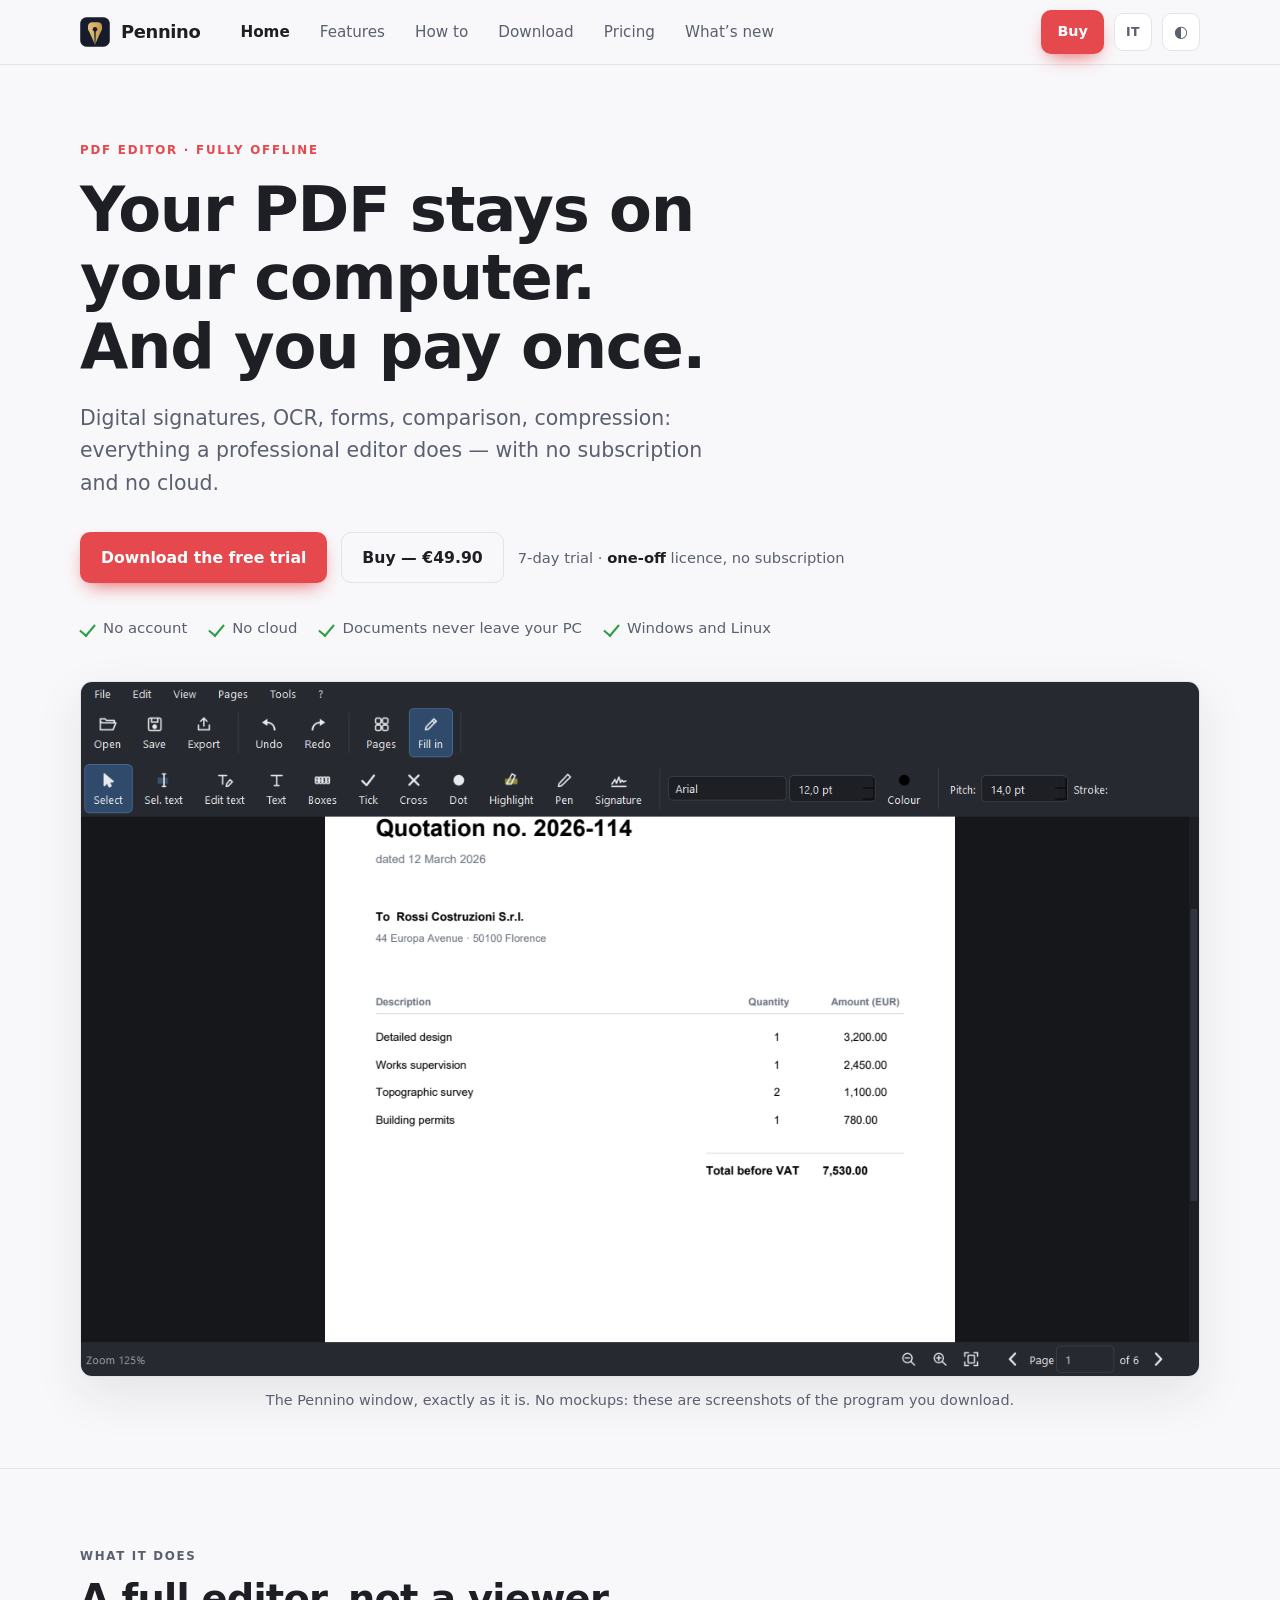
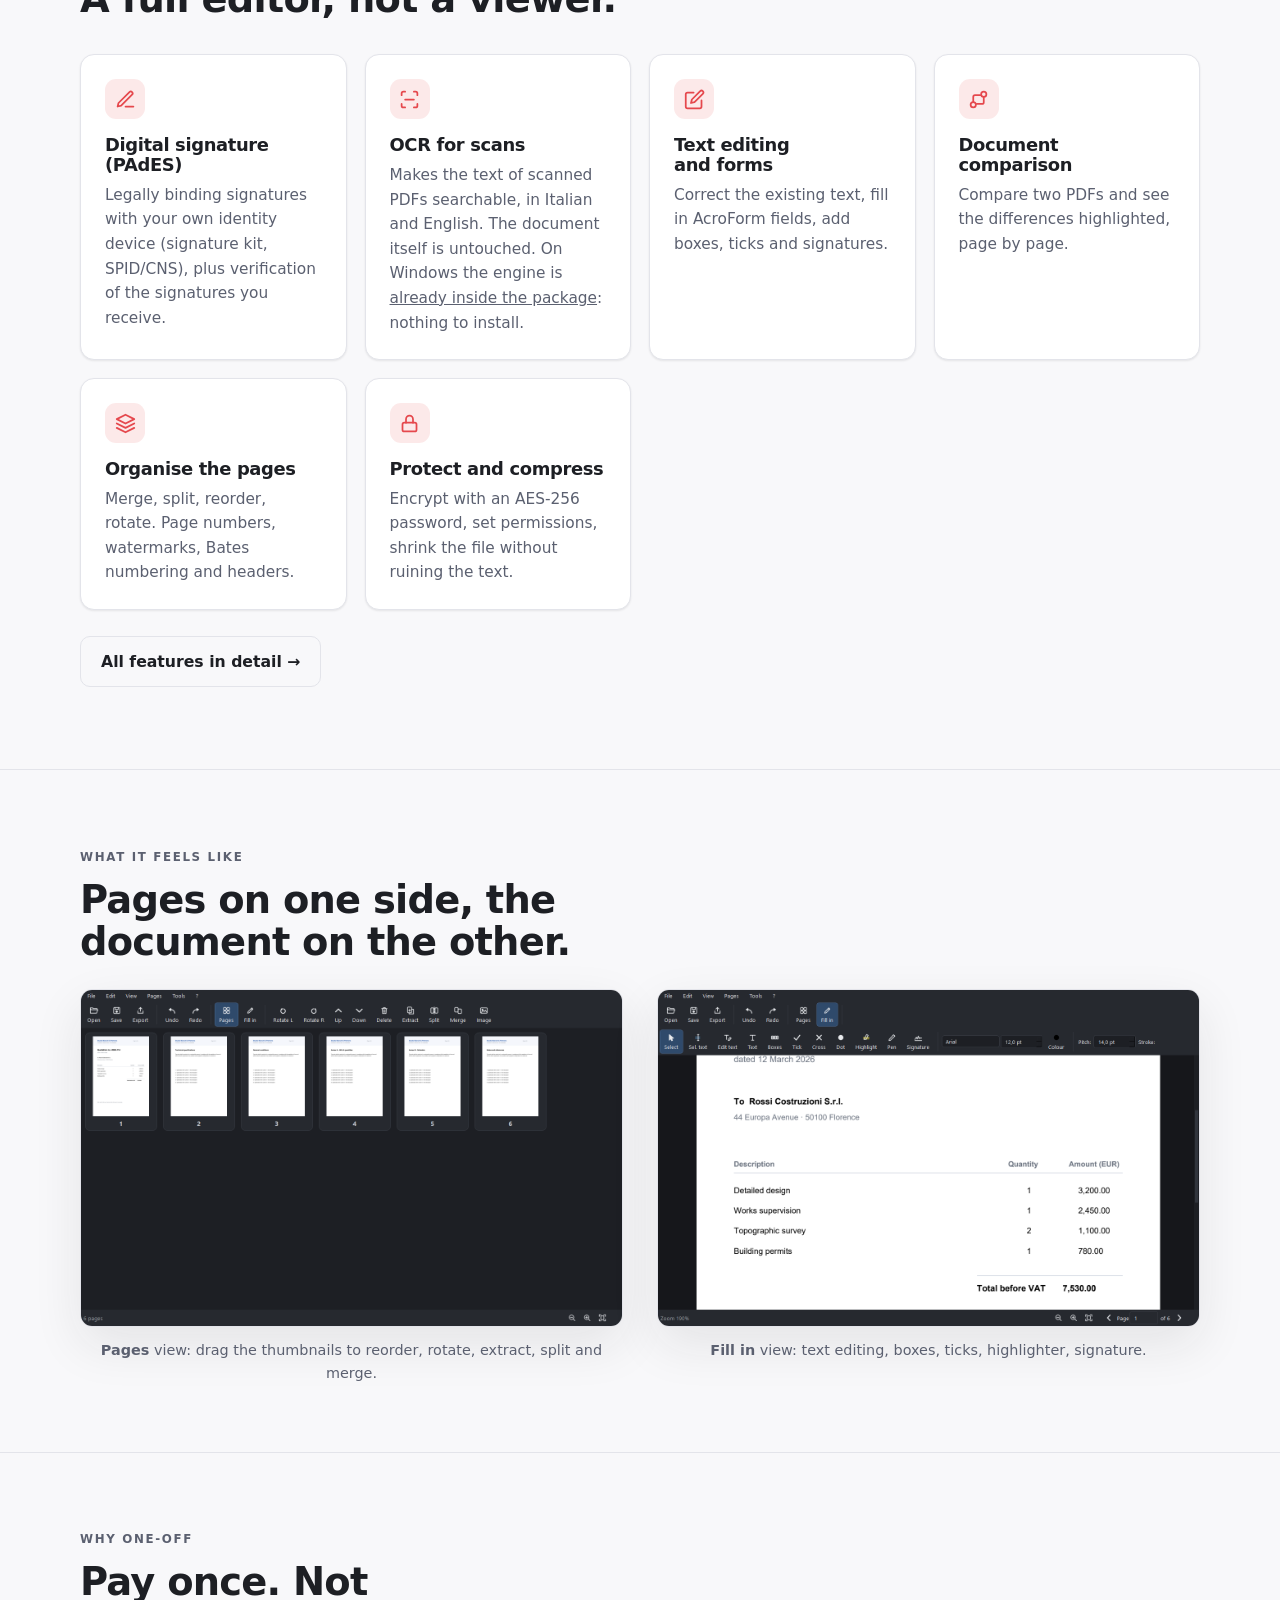
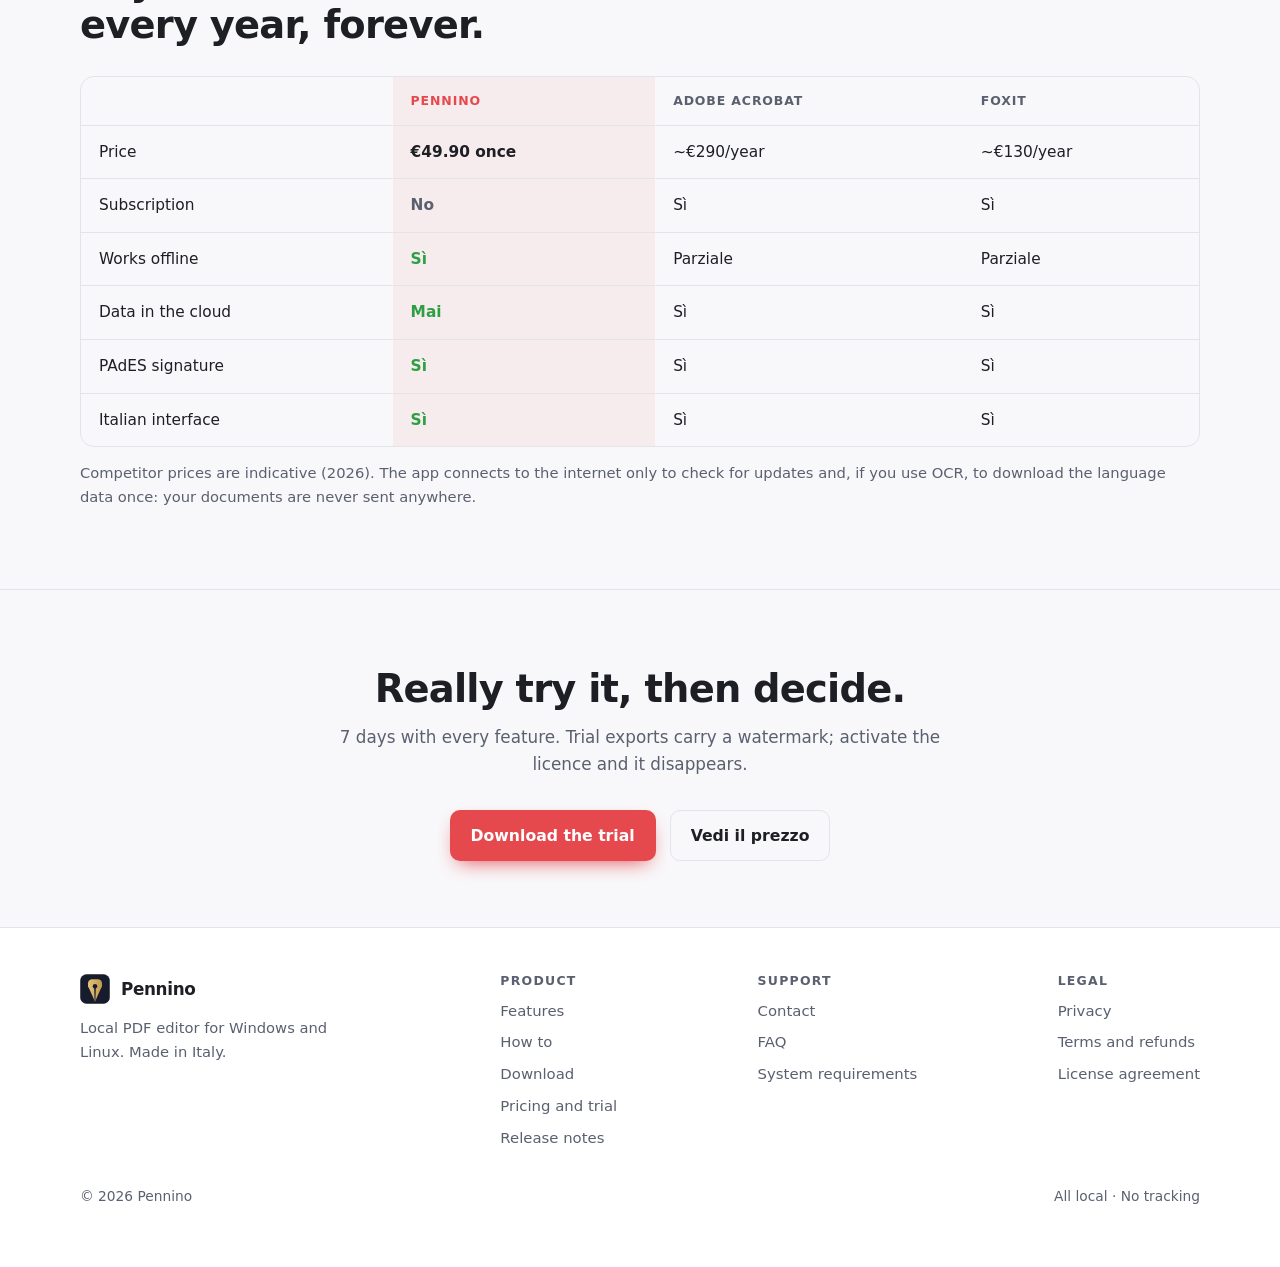
<file: index.html>
<!doctype html>
<html lang="it">
<head>
<meta charset="utf-8">
<meta name="viewport" content="width=device-width, initial-scale=1">
<title>Pennino — Editor PDF locale. Paghi una volta.</title>
<meta name="description" content="Editor PDF professionale: firma digitale, OCR, moduli, confronto. Tutto sul tuo computer, senza abbonamento e senza cloud. Una licenza, per sempre.">
<link rel="canonical" href="https://alexlenzi00.github.io/pennino-site/">
<link rel="icon" href="assets/icon.svg">
<link rel="stylesheet" href="assets/site.css">
<meta property="og:type" content="website">
<meta property="og:site_name" content="Pennino">
<meta property="og:locale" content="it_IT">
<meta property="og:title" content="Pennino — Editor PDF locale. Paghi una volta.">
<meta property="og:description" content="Firma digitale, OCR, moduli, confronto: tutto sul tuo computer. €49,90 una tantum, nessun abbonamento, nessun cloud.">
<meta property="og:url" content="https://alexlenzi00.github.io/pennino-site/">
<meta property="og:image" content="https://alexlenzi00.github.io/pennino-site/assets/img/vista-editor.png">
<meta name="twitter:card" content="summary_large_image">
<meta name="twitter:title" content="Pennino — Editor PDF locale. Paghi una volta.">
<meta name="twitter:description" content="Firma digitale, OCR, moduli, confronto: tutto sul tuo computer. €49,90 una tantum.">
<meta name="twitter:image" content="https://alexlenzi00.github.io/pennino-site/assets/img/vista-editor.png">
<script type="application/ld+json">
{
  "@context": "https://schema.org",
  "@type": "SoftwareApplication",
  "name": "Pennino",
  "applicationCategory": "BusinessApplication",
  "operatingSystem": "Windows 10, Windows 11, Linux",
  "inLanguage": "it",
  "description": "Editor PDF completo che lavora solo in locale: firma digitale PAdES, OCR, moduli AcroForm, confronto documenti, organizzazione pagine, password AES-256.",
  "url": "https://alexlenzi00.github.io/pennino-site/",
  "screenshot": "https://alexlenzi00.github.io/pennino-site/assets/img/vista-editor.png",
  "softwareVersion": "1.0.1",
  "offers": {
    "@type": "Offer",
    "price": "49.90",
    "priceCurrency": "EUR",
    "url": "https://alexlenzi00.github.io/pennino-site/prezzi.html",
    "availability": "https://schema.org/InStock"
  }
}
</script>
</head>
<body data-en-title="Pennino — Local PDF editor. Pay once.">

<header class="nav">
  <div class="nav-in">
    <a class="brand" href="index.html"><img src="assets/icon.svg" alt=""> Pennino</a>
    <nav class="nav-links">
      <a href="index.html" aria-current="page" data-en="Home">Home</a>
      <a href="funzioni.html" data-en="Features">Funzioni</a>
      <a href="come-si-fa.html" data-en="How to">Come si fa</a>
      <a href="scarica.html" data-en="Download">Scarica</a>
      <a href="prezzi.html" data-en="Pricing">Prezzo</a>
      <a href="note-di-rilascio.html" data-en="What’s new">Novità</a>
    </nav>
    <div class="nav-right">
      <a class="btn btn-primary btn-sm cta-nav" href="prezzi.html" data-en="Buy">Acquista</a>
      <button class="icon-btn lang-btn" data-lang-toggle type="button">EN</button>
      <button class="icon-btn" data-theme-toggle type="button" aria-label="Cambia tema" title="Cambia tema">◐</button>
      <button class="icon-btn nav-toggle" data-nav-toggle type="button" aria-label="Menu">☰</button>
    </div>
  </div>
</header>

<main>
  <section class="section hero">
    <div class="wrap">
      <p class="eyebrow" data-en="PDF editor · fully offline">Editor PDF · tutto in locale</p>
      <h1 data-en="Your PDF stays on your computer. And you pay once.">Il tuo PDF resta sul tuo computer. E paghi una volta sola.</h1>
      <p class="lead" data-en="Digital signatures, OCR, forms, comparison, compression: everything a professional editor does — with no subscription and no cloud.">Firma digitale, OCR, moduli, confronto, compressione: tutte le funzioni
         di un editor professionale — senza abbonamento e senza cloud.</p>
      <div class="cta-row">
        <a class="btn btn-primary" href="scarica.html" data-en="Download the free trial">Scarica la prova gratuita</a>
        <a class="btn btn-ghost" href="prezzi.html" data-en="Buy — €49.90">Acquista — €49,90</a>
        <span class="price-note" data-en="7-day trial · <b>one-off</b> licence, no subscription">Prova 7 giorni · licenza <b>una tantum</b>, nessun abbonamento</span>
      </div>
      <div class="trust">
        <span data-en="<i class=&quot;tick&quot; aria-hidden=&quot;true&quot;></i> No account"><i class="tick" aria-hidden="true"></i> Nessun account</span>
        <span data-en="<i class=&quot;tick&quot; aria-hidden=&quot;true&quot;></i> No cloud"><i class="tick" aria-hidden="true"></i> Nessun cloud</span>
        <span data-en="<i class=&quot;tick&quot; aria-hidden=&quot;true&quot;></i> Documents never leave your PC"><i class="tick" aria-hidden="true"></i> I documenti non lasciano il PC</span>
        <span data-en="<i class=&quot;tick&quot; aria-hidden=&quot;true&quot;></i> Windows and Linux"><i class="tick" aria-hidden="true"></i> Windows e Linux</span>
      </div>
      <figure class="shot shot--hero">
        <img src="assets/img/vista-editor.png" data-en-src="assets/img/vista-editor-en.png" width="1320" height="820"
             alt="La finestra di Pennino con un preventivo aperto: barra degli strumenti di compilazione e pagina del documento."
             data-en-alt="The Pennino window with a quotation open: the fill-in toolbar and the page of the document.">
        <figcaption data-en="The Pennino window, exactly as it is. No mockups: these are screenshots of the program you download.">La finestra di Pennino, così com'è. Nessun mockup: sono schermate del programma che scarichi.</figcaption>
      </figure>
    </div>
  </section>

  <section class="section">
    <div class="wrap">
      <p class="sec-label" data-en="What it does">Cosa fa</p>
      <h2 class="sec-title" data-en="A full editor, not a viewer.">Un editor completo, non un visualizzatore.</h2>
      <div class="grid">
        <div class="card"><div class="ic ic--sign"></div><h3 data-en="Digital signature (PAdES)">Firma digitale (PAdES)</h3>
          <p data-en="Legally binding signatures with your own identity device (signature kit, SPID/CNS), plus verification of the signatures you receive.">Firma con valore legale con la tua identità (kit firma, SPID/CNS) e verifica le firme ricevute.</p></div>
        <div class="card"><div class="ic ic--scan"></div><h3 data-en="OCR for scans">OCR delle scansioni</h3>
          <p data-en="Makes the text of scanned PDFs searchable, in Italian and English. The document itself is untouched. On Windows the engine is <a href=&quot;requisiti.html#ocr&quot;>already inside the package</a>: nothing to install.">Rende cercabile il testo dei PDF scansionati, in italiano e inglese. Il documento resta identico. Su Windows il motore &egrave; <a href="requisiti.html#ocr">gi&agrave; nel pacchetto</a>: non devi installare niente.</p></div>
        <div class="card"><div class="ic ic--edit"></div><h3 data-en="Text editing and forms">Modifica testo e moduli</h3>
          <p data-en="Correct the existing text, fill in AcroForm fields, add boxes, ticks and signatures.">Correggi il testo esistente, compila i moduli AcroForm, aggiungi caselle, spunte e firme.</p></div>
        <div class="card"><div class="ic ic--compare"></div><h3 data-en="Document comparison">Confronto documenti</h3>
          <p data-en="Compare two PDFs and see the differences highlighted, page by page.">Metti a confronto due PDF e vedi evidenziate le differenze, pagina per pagina.</p></div>
        <div class="card"><div class="ic ic--layers"></div><h3 data-en="Organise the pages">Organizza le pagine</h3>
          <p data-en="Merge, split, reorder, rotate. Page numbers, watermarks, Bates numbering and headers.">Unisci, dividi, riordina, ruota. Numeri di pagina, filigrana, Bates e intestazioni.</p></div>
        <div class="card"><div class="ic ic--lock"></div><h3 data-en="Protect and compress">Proteggi e comprimi</h3>
          <p data-en="Encrypt with an AES-256 password, set permissions, shrink the file without ruining the text.">Cifra con password AES-256, imposta i permessi, riduci il peso senza rovinare il testo.</p></div>
      </div>
      <p style="margin-top:26px"><a class="btn btn-ghost" href="funzioni.html" data-en="All features in detail →">Tutte le funzioni in dettaglio →</a></p>
    </div>
  </section>

  <section class="section">
    <div class="wrap">
      <p class="sec-label" data-en="What it feels like">Com'è lavorarci</p>
      <h2 class="sec-title" data-en="Pages on one side, the document on the other.">Le pagine da una parte, il documento dall'altra.</h2>
      <div class="shots">
        <figure class="shot">
          <img src="assets/img/organizza-pagine.png" data-en-src="assets/img/organizza-pagine-en.png" width="1320" height="820" loading="lazy"
               alt="Vista Pagine: miniature del documento con i comandi ruota, elimina, estrai, dividi e unisci."
               data-en-alt="Pages view: thumbnails of the document with the rotate, delete, extract, split and merge commands.">
          <figcaption data-en="<b>Pages</b> view: drag the thumbnails to reorder, rotate, extract, split and merge.">Vista <b>Pagine</b>: trascina le miniature per riordinare, ruota, estrai, dividi, unisci.</figcaption>
        </figure>
        <figure class="shot">
          <img src="assets/img/zoom-dettaglio.png" data-en-src="assets/img/zoom-dettaglio-en.png" width="1320" height="820" loading="lazy"
               alt="Vista Compila con il documento ingrandito e gli strumenti di modifica del testo."
               data-en-alt="Fill in view with the document zoomed in and the text editing tools.">
          <figcaption data-en="<b>Fill in</b> view: text editing, boxes, ticks, highlighter, signature.">Vista <b>Compila</b>: modifica del testo, caselle, spunte, evidenziatore, firma.</figcaption>
        </figure>
      </div>
    </div>
  </section>

  <section class="section">
    <div class="wrap">
      <p class="sec-label" data-en="Why one-off">Perché una tantum</p>
      <h2 class="sec-title" data-en="Pay once. Not every year, forever.">Paghi una volta. Non ogni anno, per sempre.</h2>
      <div class="table-scroll">
        <table>
          <thead><tr><th>&nbsp;</th><th class="col-us">Pennino</th><th>Adobe Acrobat</th><th>Foxit</th></tr></thead>
          <tbody>
            <tr><td data-en="Price">Costo</td><td class="col-us num" data-en="€49.90 once">€49,90 una volta</td><td class="num" data-en="~€290/year">~€290/anno</td><td class="num" data-en="~€130/year">~€130/anno</td></tr>
            <tr><td data-en="Subscription">Abbonamento</td><td class="col-us"><span class="no">No</span></td><td>Sì</td><td>Sì</td></tr>
            <tr><td data-en="Works offline">Funziona offline</td><td class="col-us"><span class="yes">Sì</span></td><td>Parziale</td><td>Parziale</td></tr>
            <tr><td data-en="Data in the cloud">Dati nel cloud</td><td class="col-us"><span class="yes">Mai</span></td><td>Sì</td><td>Sì</td></tr>
            <tr><td data-en="PAdES signature">Firma PAdES</td><td class="col-us"><span class="yes">Sì</span></td><td>Sì</td><td>Sì</td></tr>
            <tr><td data-en="Italian interface">Interfaccia in italiano</td><td class="col-us"><span class="yes">Sì</span></td><td>Sì</td><td>Sì</td></tr>
          </tbody>
        </table>
      </div>
      <p class="price-note" style="margin-top:14px" data-en="Competitor prices are indicative (2026). The app connects to the internet only to check for updates and, if you use OCR, to download the language data once: your documents are never sent anywhere.">Prezzi dei concorrenti indicativi (2026). L'app si collega a internet solo per il controllo aggiornamenti e, se usi l'OCR, per scaricare una volta i dati della lingua: i tuoi documenti non vengono mai inviati da nessuna parte.</p>
    </div>
  </section>

  <section class="section">
    <div class="wrap" style="text-align:center">
      <h2 class="sec-title" style="margin-inline:auto" data-en="Really try it, then decide.">Provalo davvero, poi decidi.</h2>
      <p class="sec-sub" style="margin-inline:auto" data-en="7 days with every feature. Trial exports carry a watermark; activate the licence and it disappears.">7 giorni con tutte le funzioni. Gli export di prova hanno una filigrana; attivi la licenza e sparisce.</p>
      <div class="cta-row" style="justify-content:center">
        <a class="btn btn-primary" href="scarica.html" data-en="Download the trial">Scarica la prova</a>
        <a class="btn btn-ghost" href="prezzi.html">Vedi il prezzo</a>
      </div>
    </div>
  </section>
</main>

<footer class="site">
  <div class="wrap">
    <div class="cols">
      <div class="col" style="max-width:280px">
        <a class="brand" href="index.html"><img src="assets/icon.svg" alt=""> Pennino</a>
        <p class="price-note" style="margin-top:12px"><span data-en="Local PDF editor for Windows and Linux. Made in Italy.">Editor PDF locale per Windows e Linux. Fatto in Italia.</span></p>
      </div>
      <div class="col"><h4 data-en="Product">Prodotto</h4><nav>
        <a href="funzioni.html" data-en="Features">Funzioni</a><a href="come-si-fa.html" data-en="How to">Come si fa</a><a href="scarica.html" data-en="Download">Scarica</a><a href="prezzi.html" data-en="Pricing and trial">Prezzo e prova</a>
        <a href="note-di-rilascio.html" data-en="Release notes">Note di rilascio</a></nav></div>
      <div class="col"><h4 data-en="Support">Assistenza</h4><nav>
        <a href="mailto:lenzialex00@gmail.com" data-en="Contact">Contatti</a>
        <a href="prezzi.html#faq" data-en="FAQ">Domande frequenti</a>
        <a href="requisiti.html" data-en="System requirements">Requisiti di sistema</a></nav></div>
      <div class="col"><h4 data-en="Legal">Legale</h4><nav>
        <a href="privacy.html" data-en="Privacy">Privacy</a>
        <a href="termini.html" data-en="Terms and refunds">Termini e recesso</a>
        <a href="termini.html#licenza" data-en="License agreement">Licenza d'uso</a></nav></div>
    </div>
    <div class="legal"><span>© 2026 Pennino</span><span data-en="All local · No tracking">Tutto locale · Nessun tracciamento</span></div>
  </div>
</footer>
<script src="assets/site.js"></script>
</body>
</html>
</file>
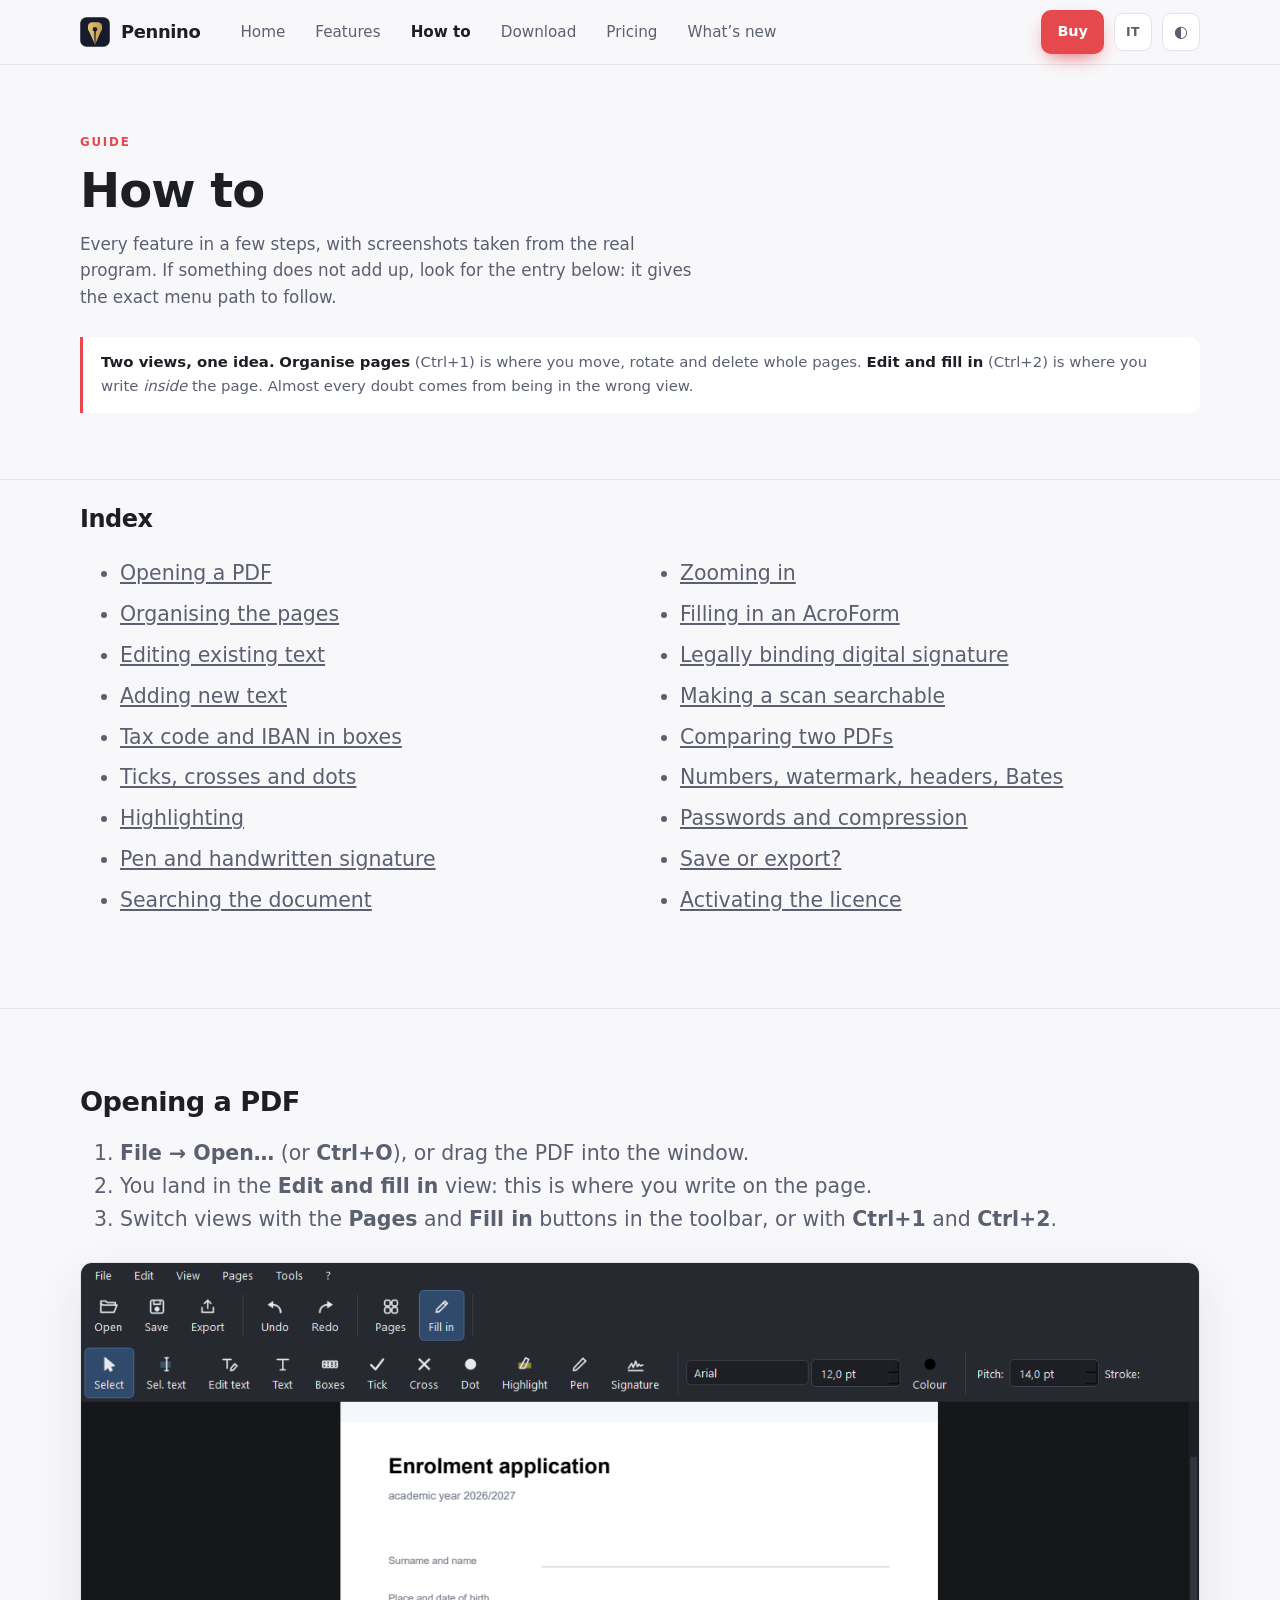
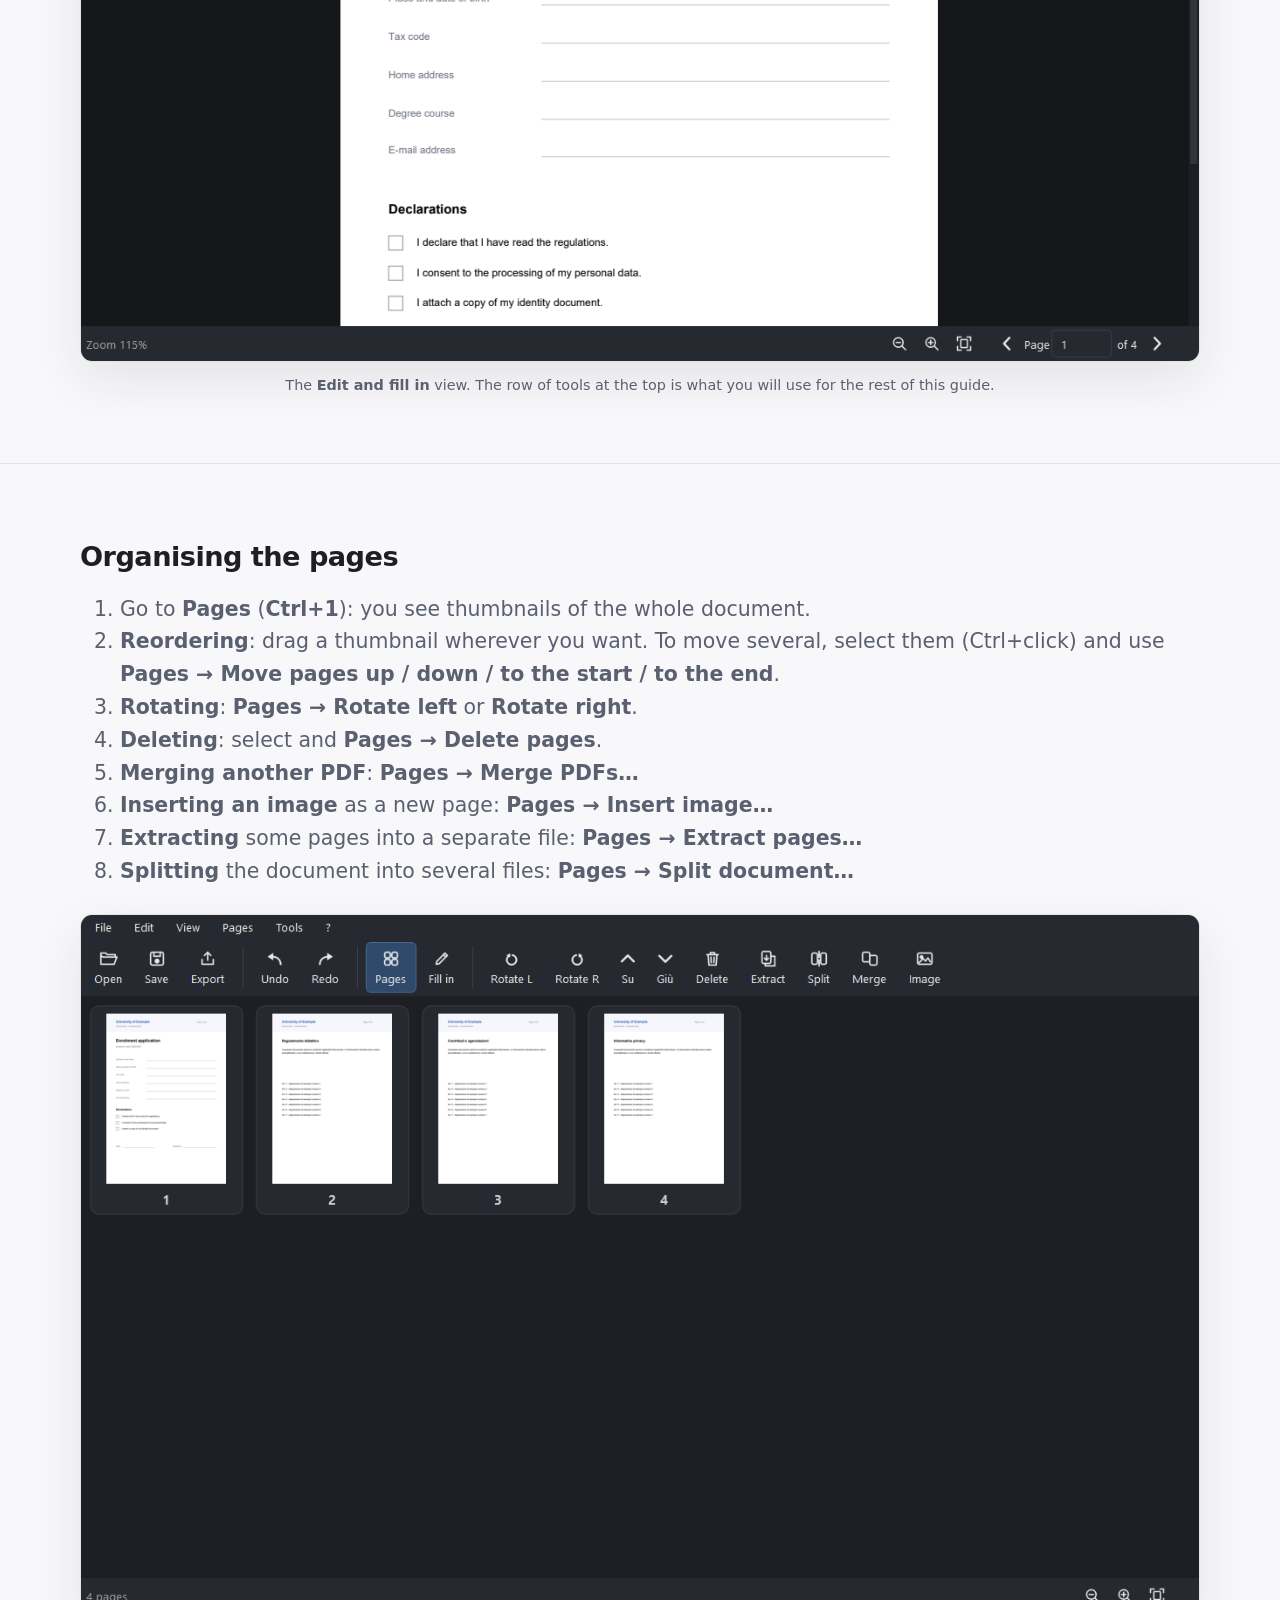
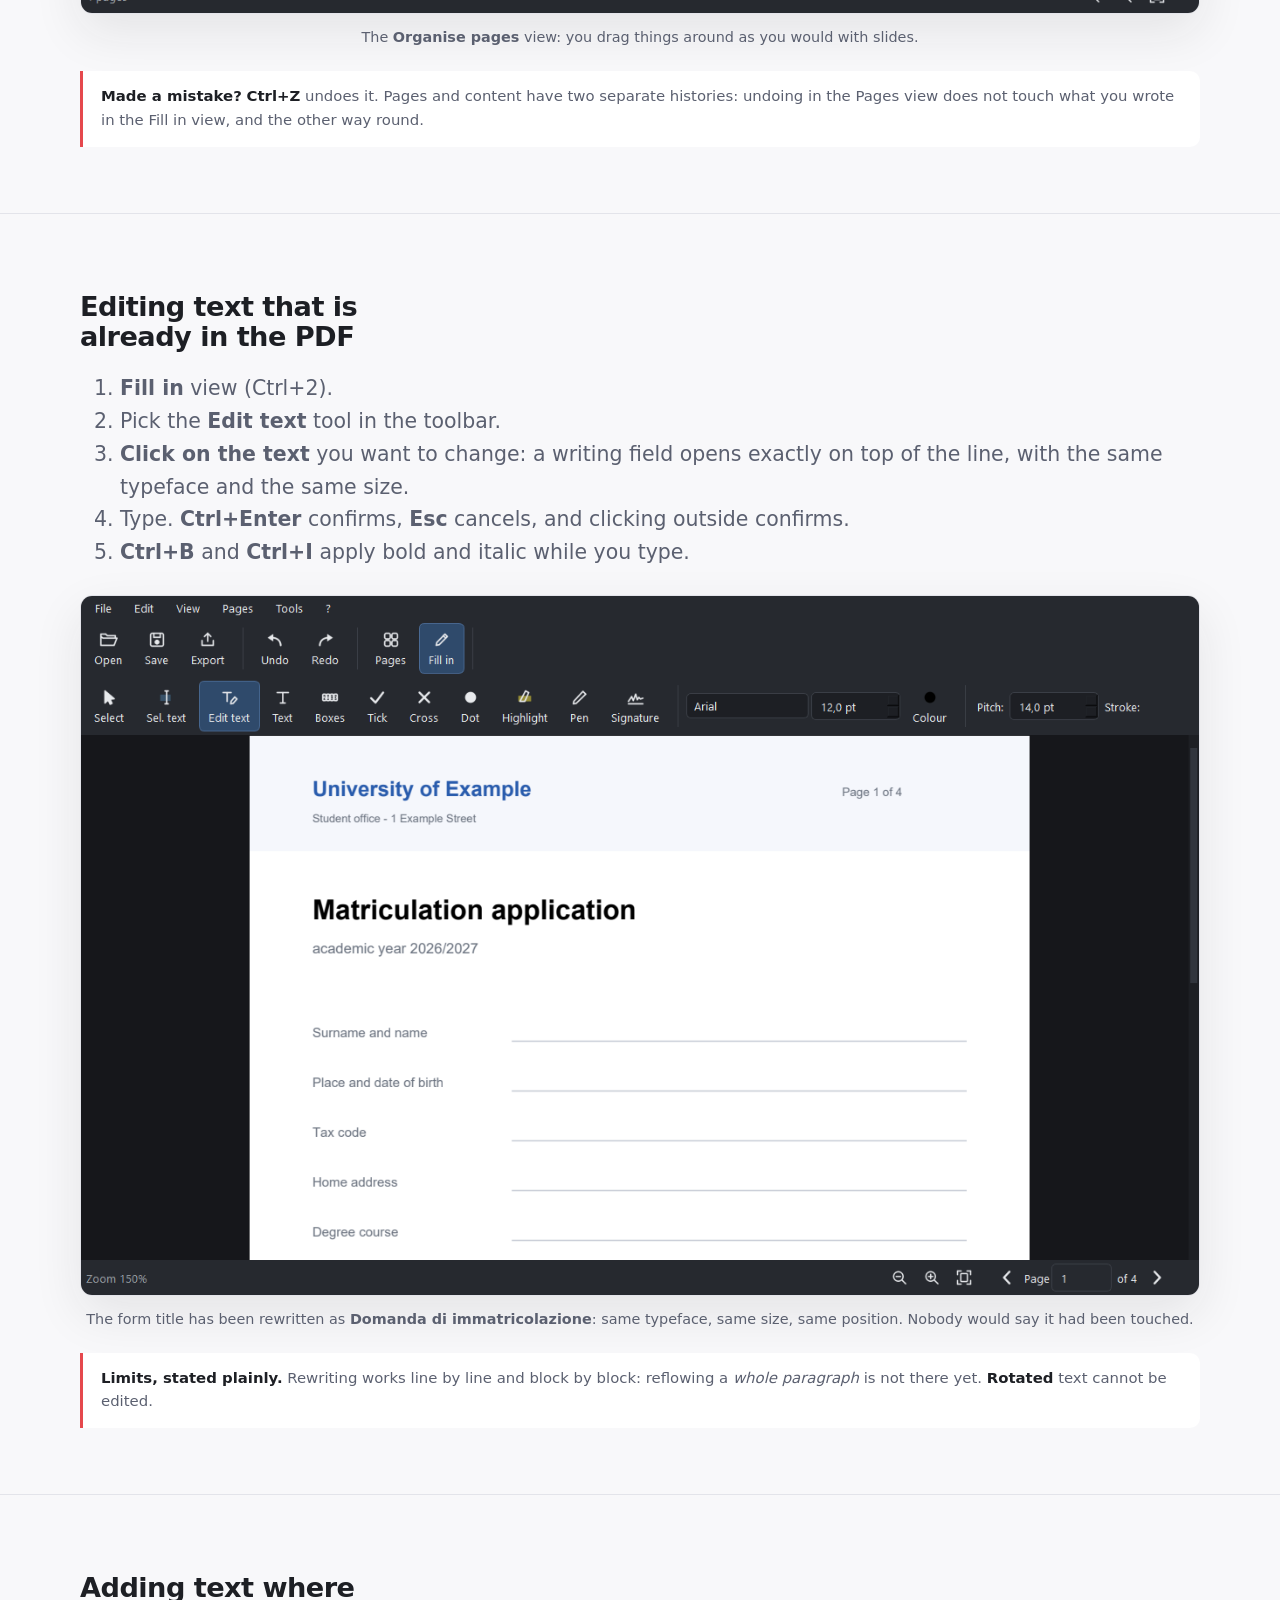
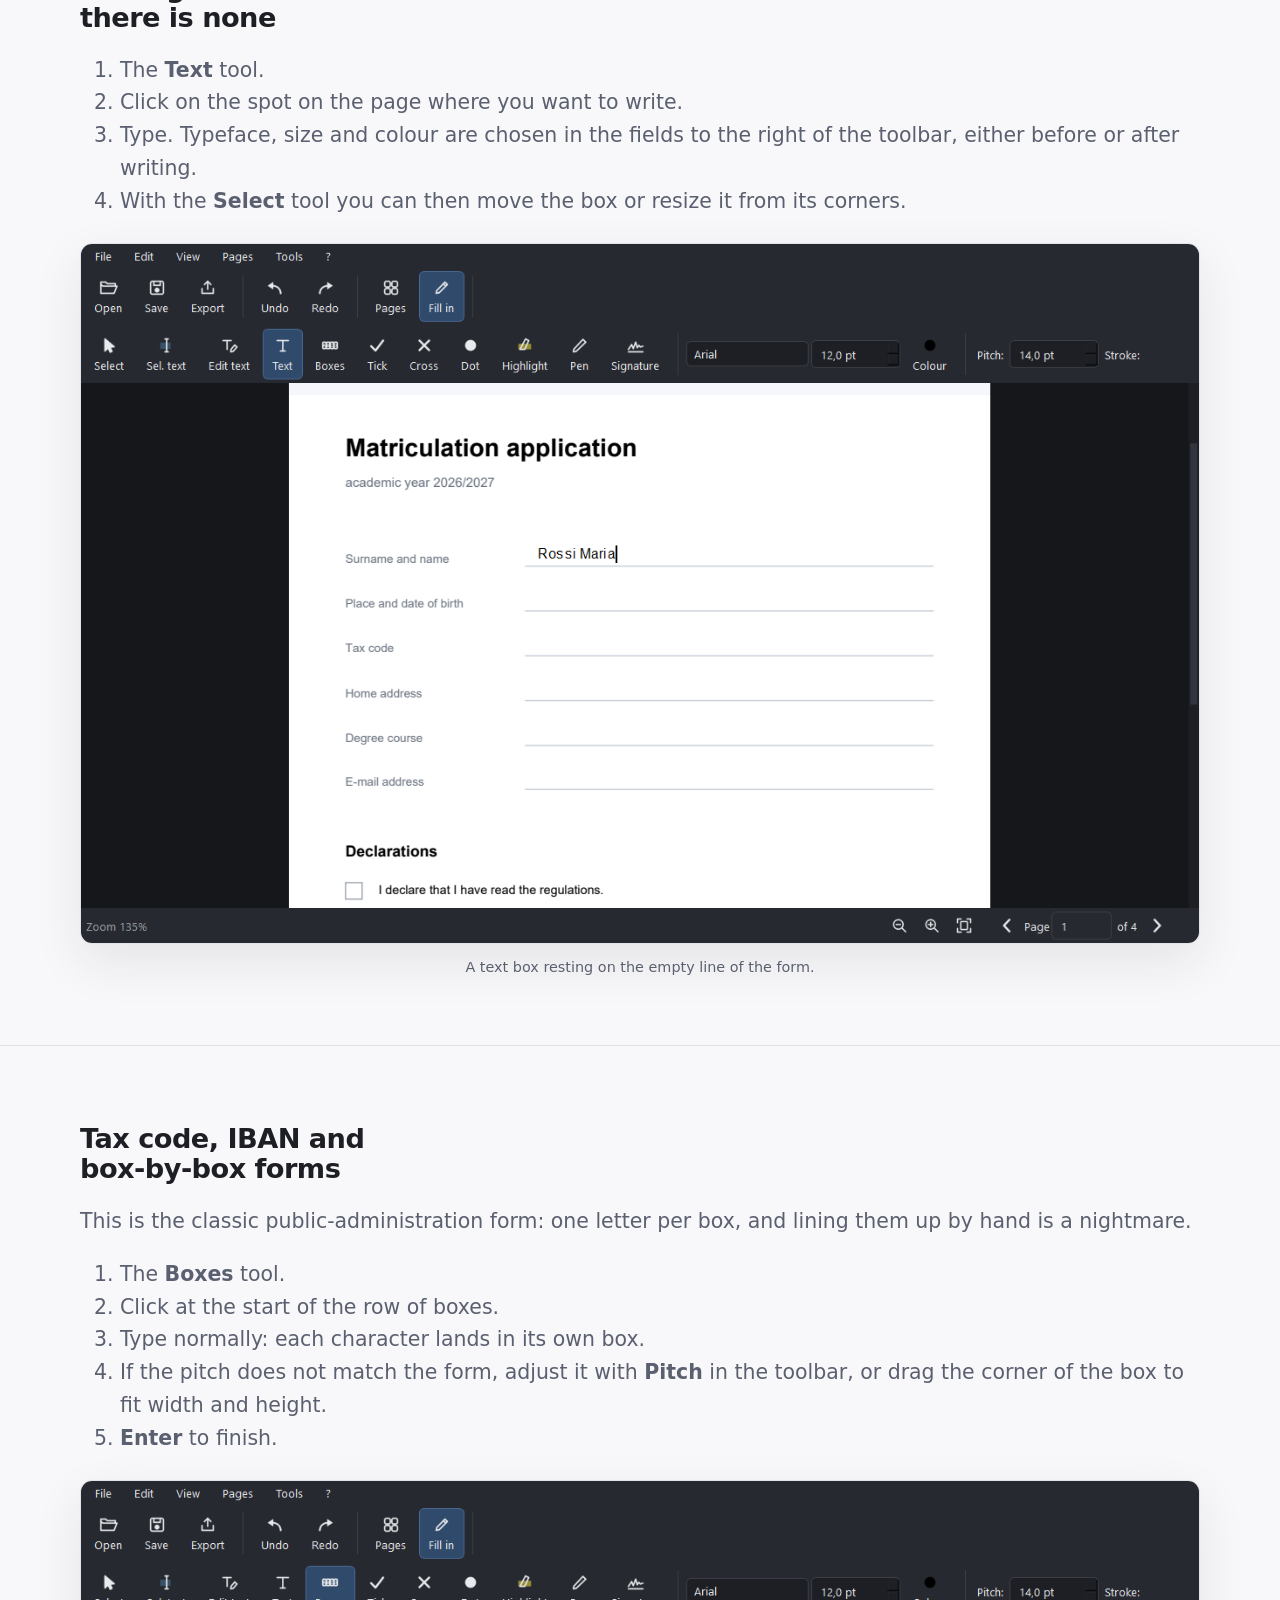
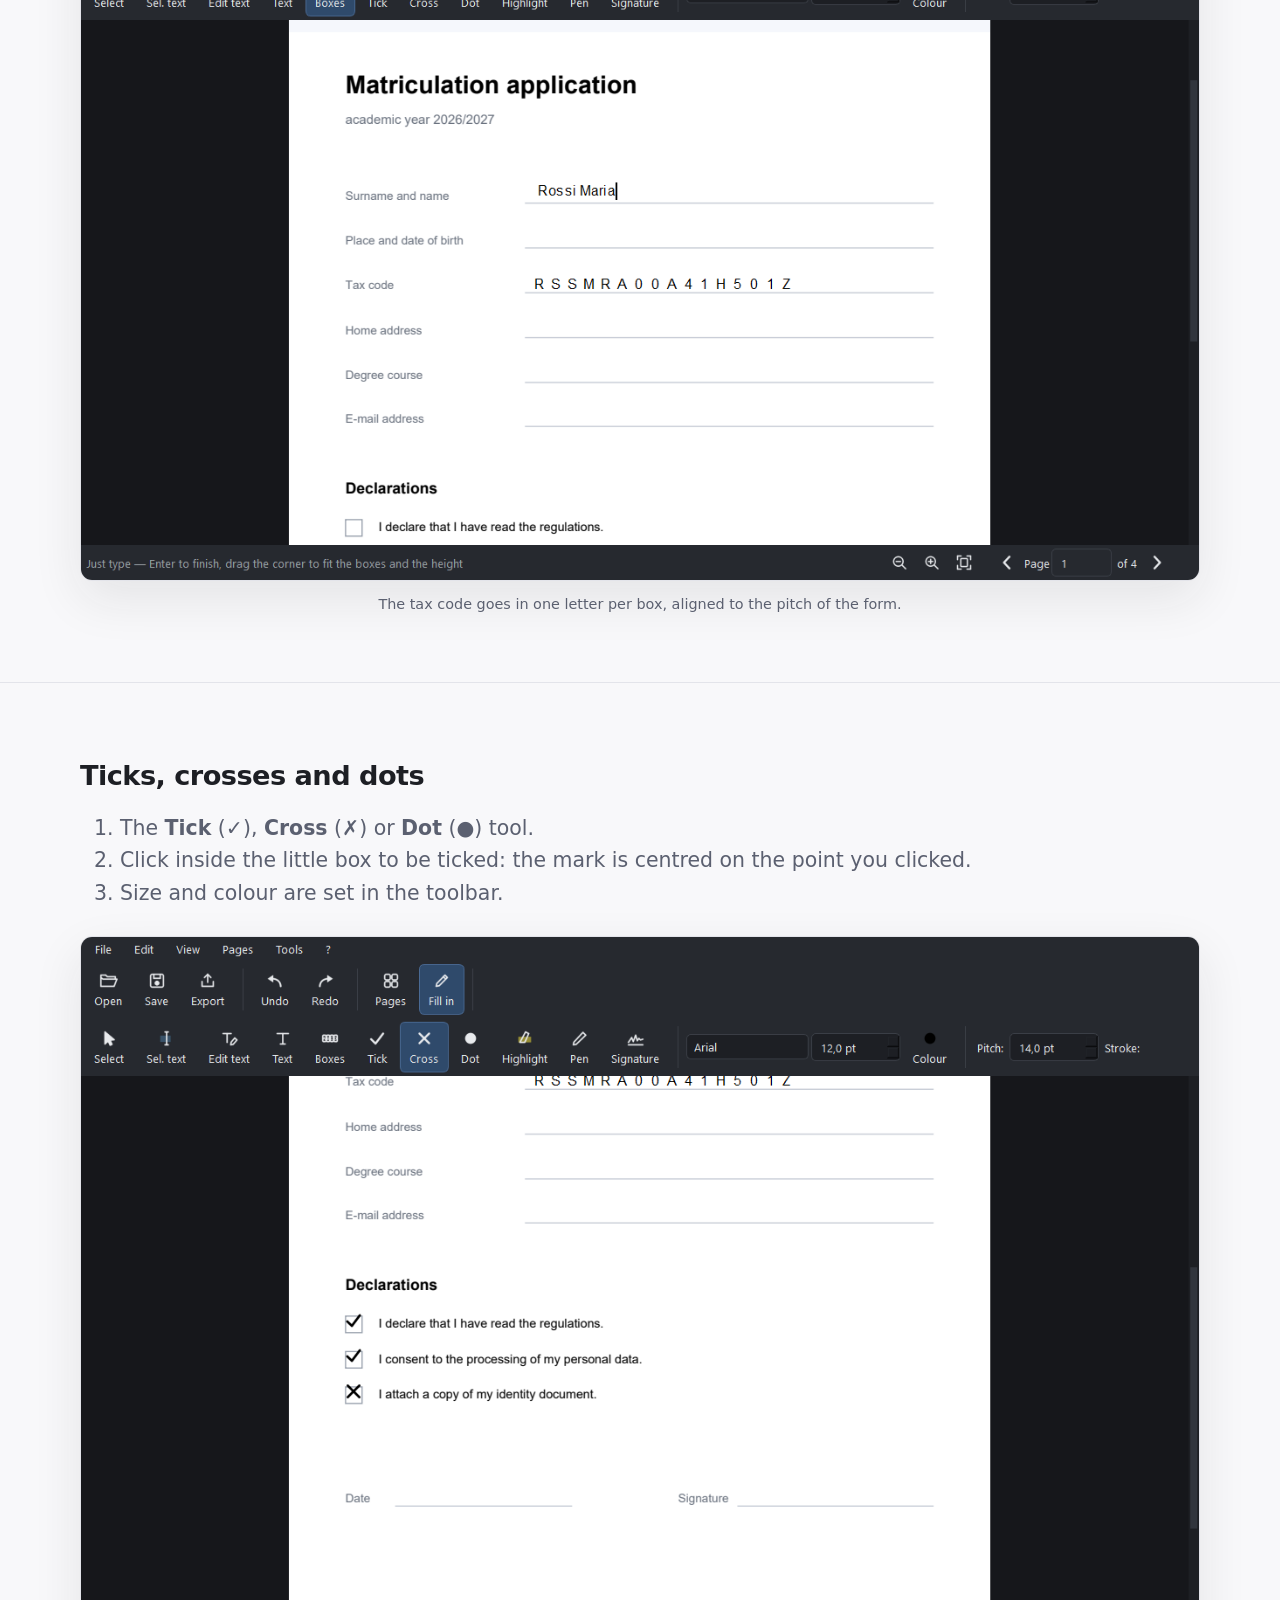
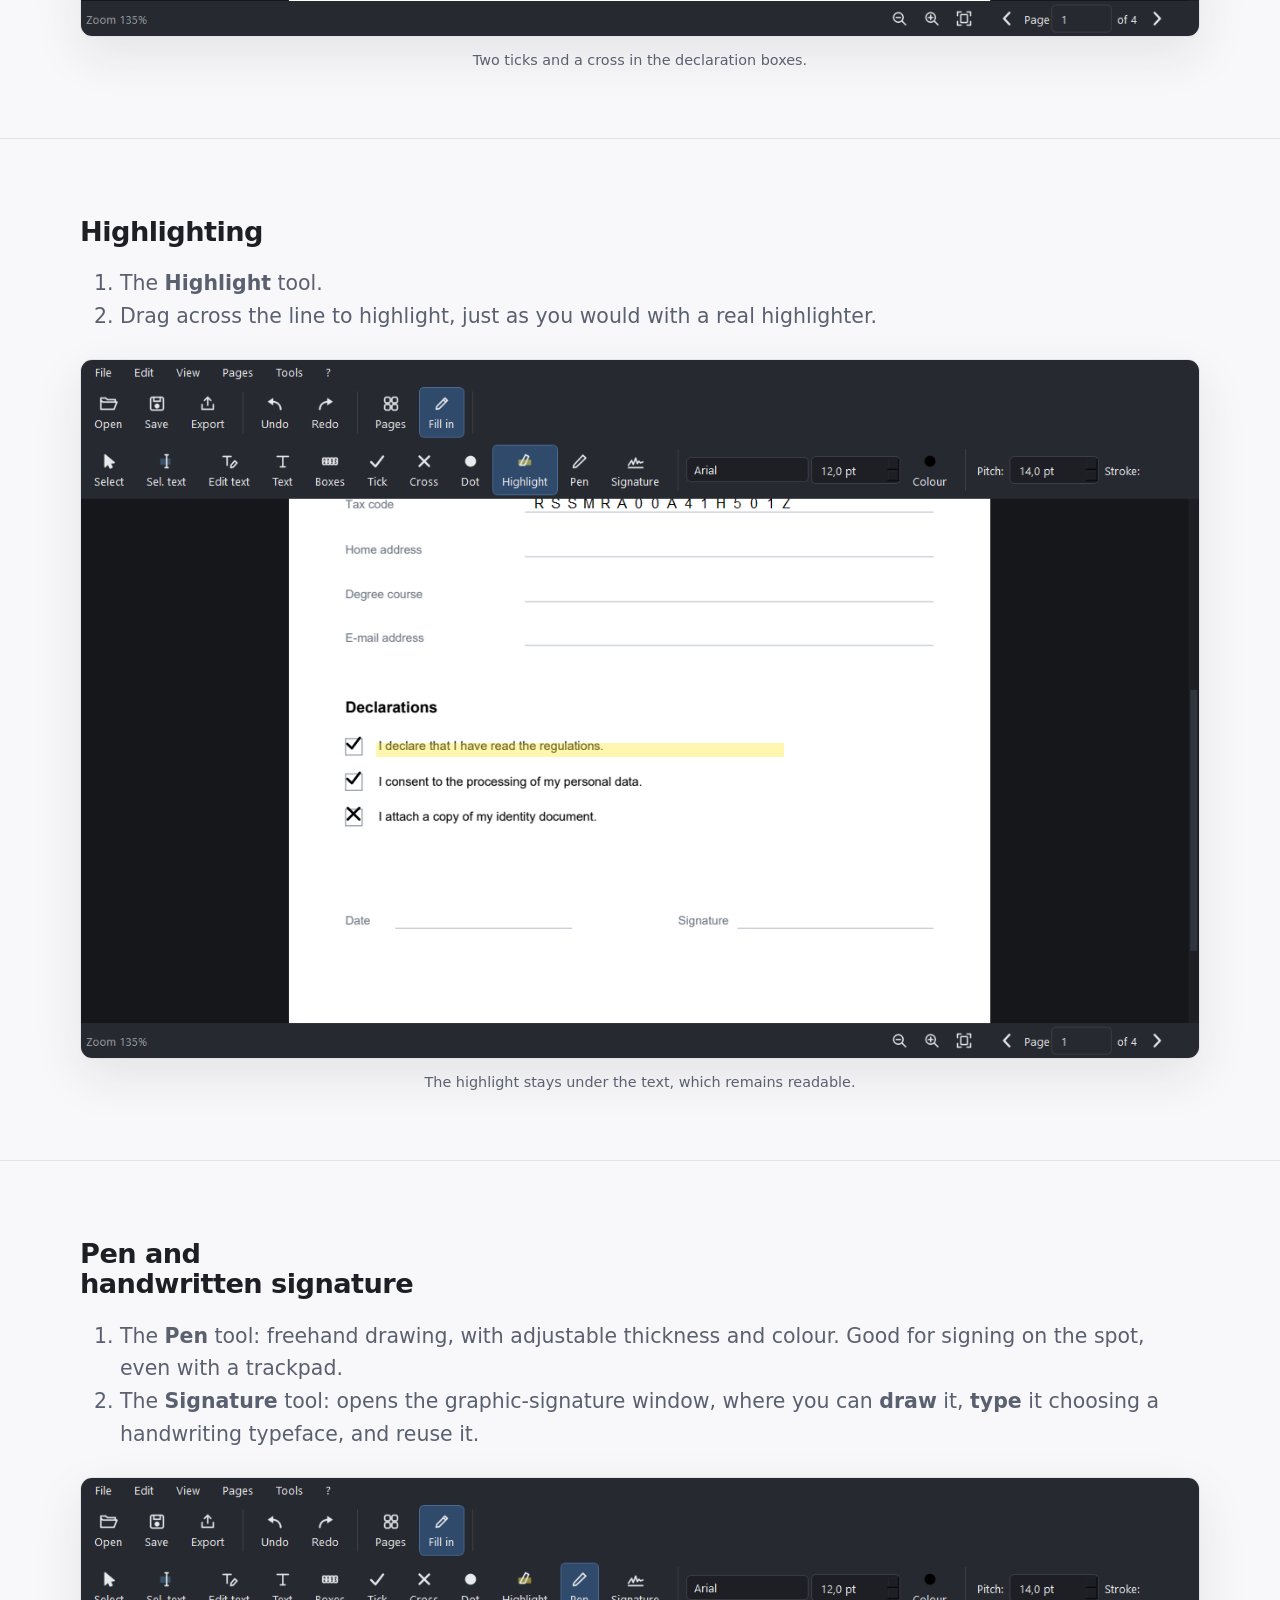
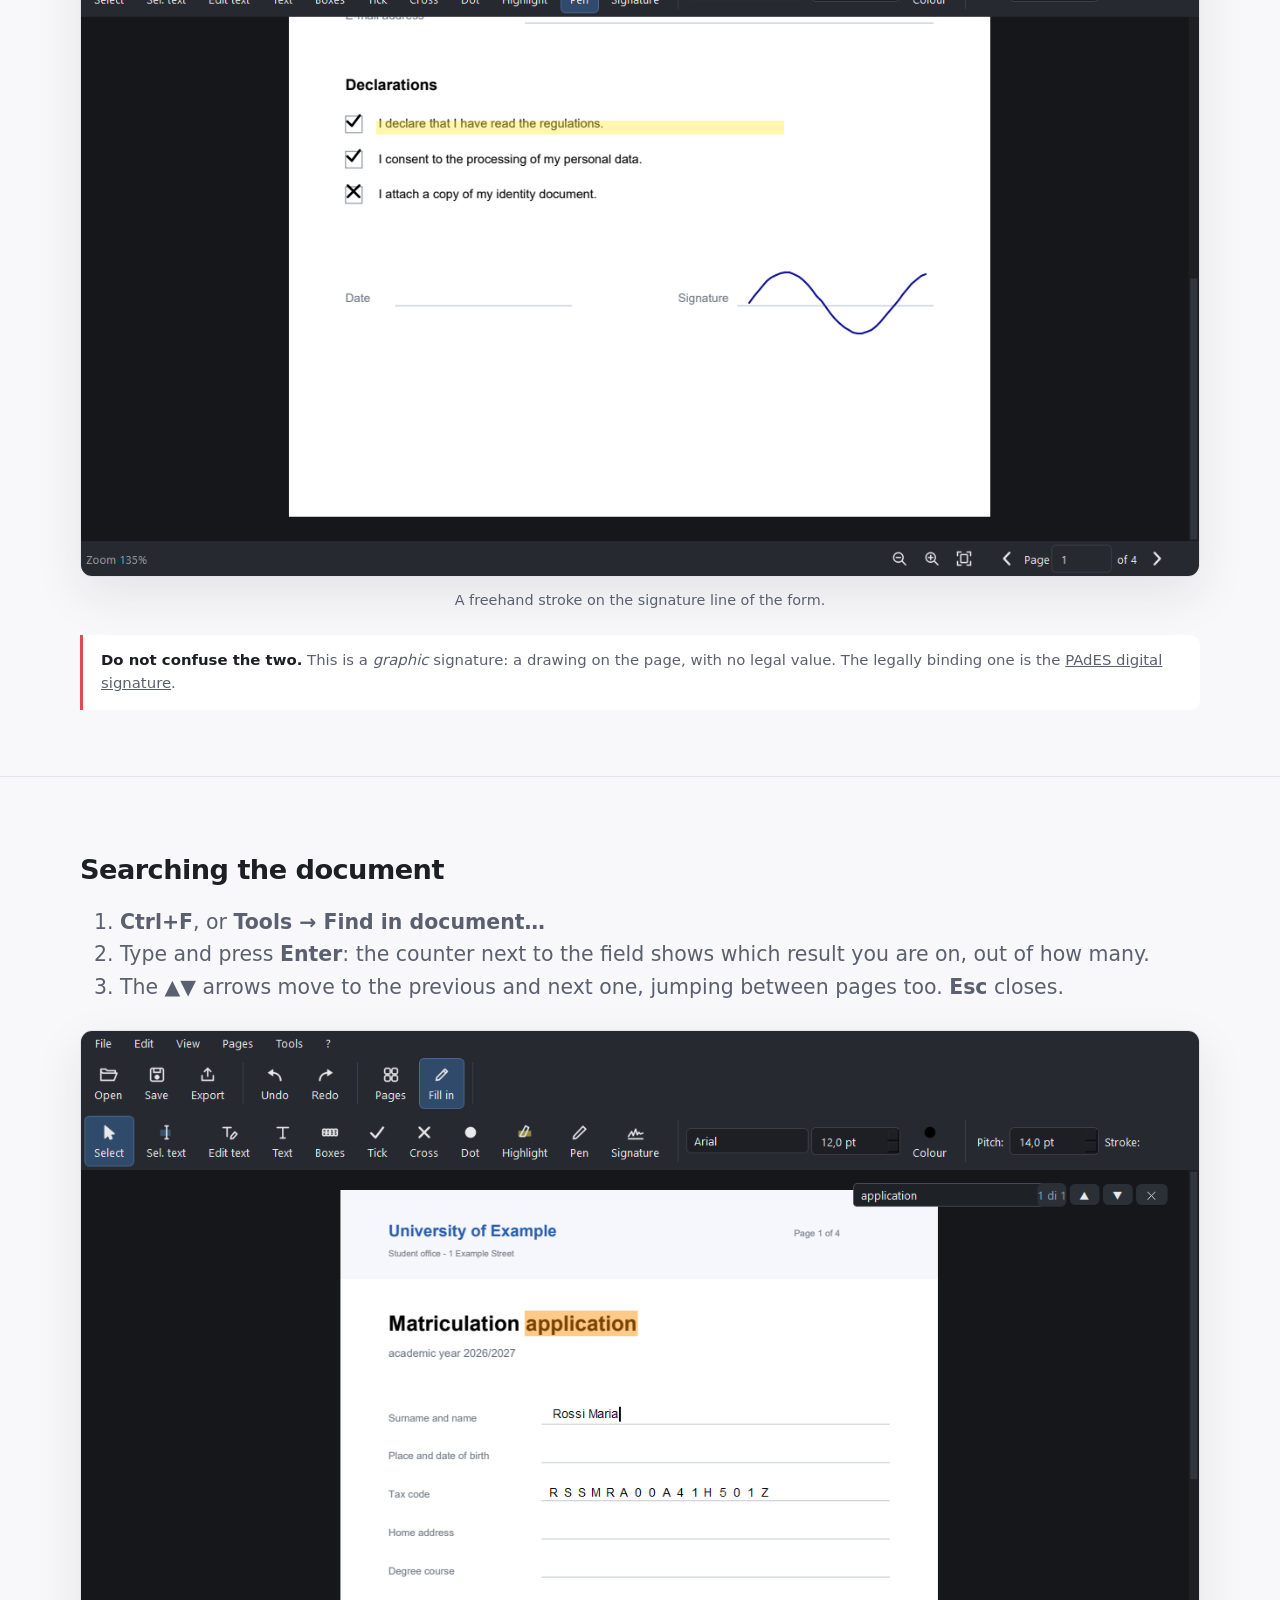
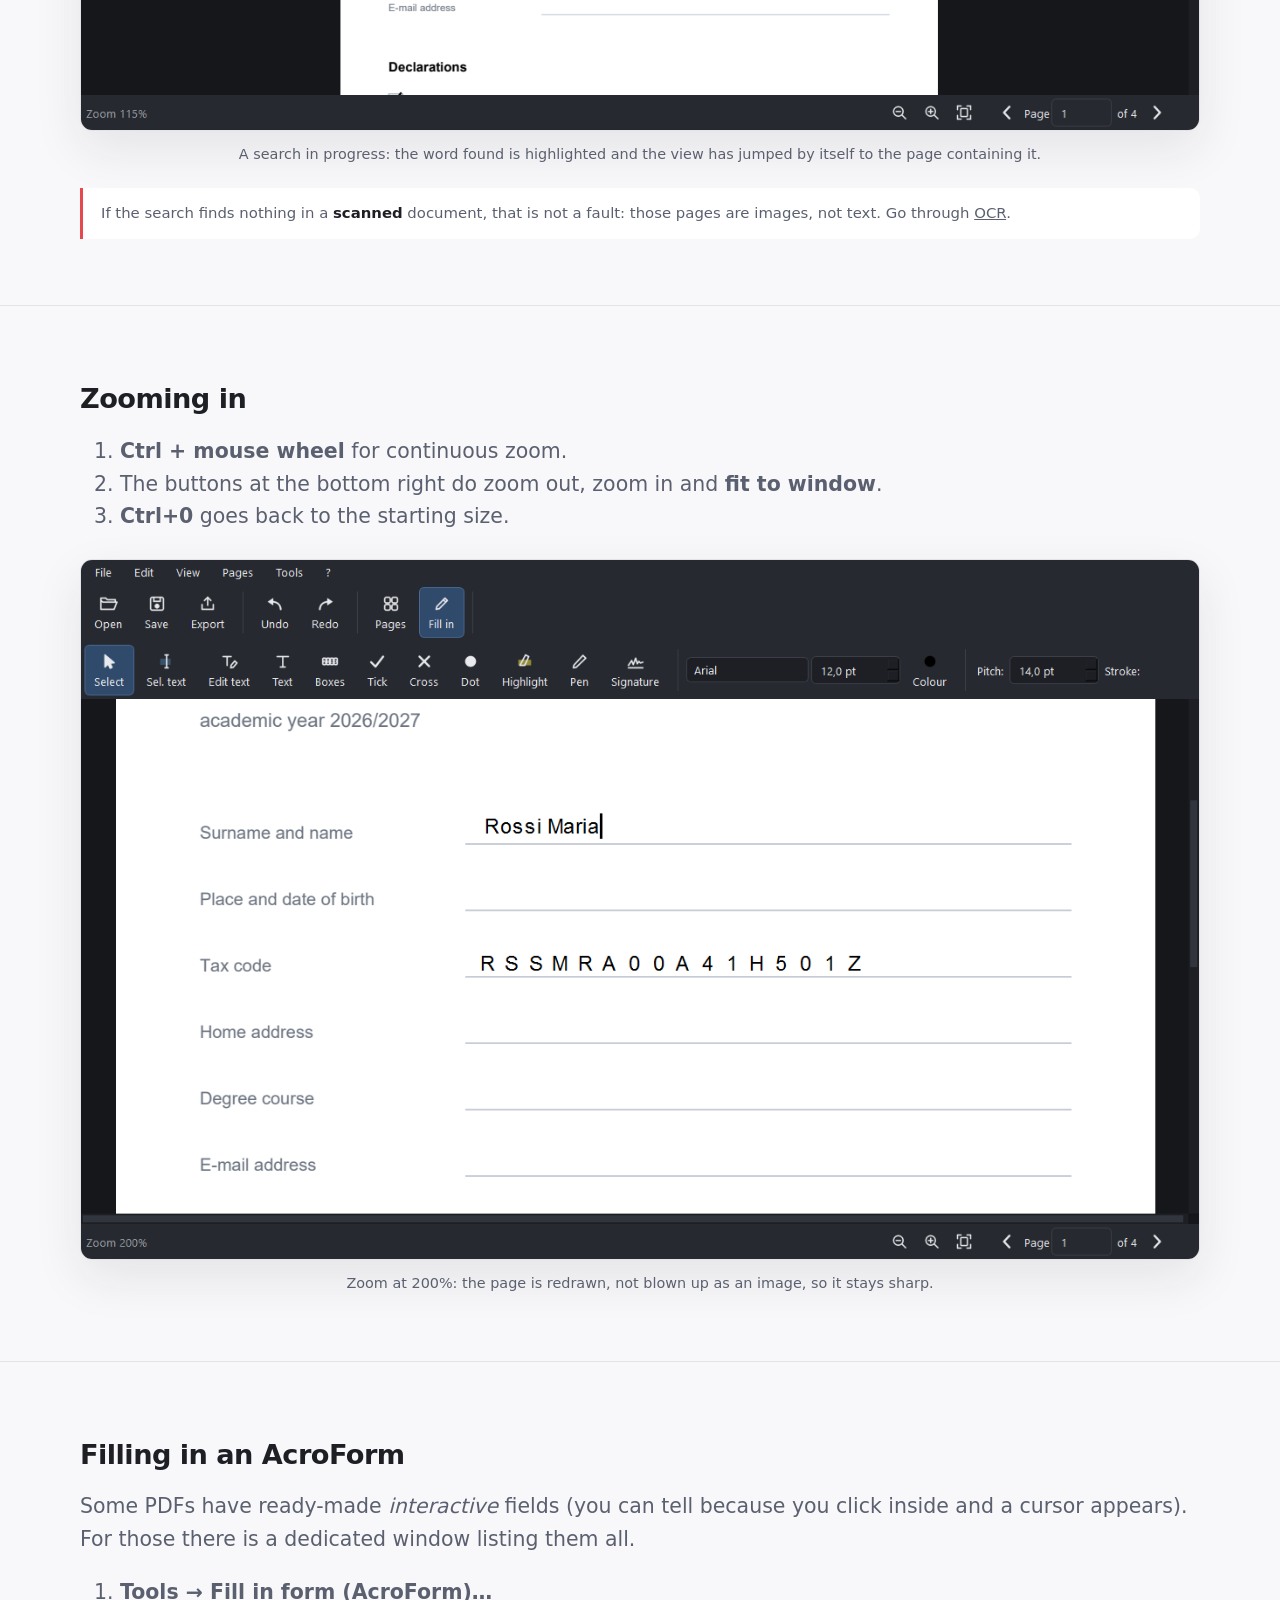
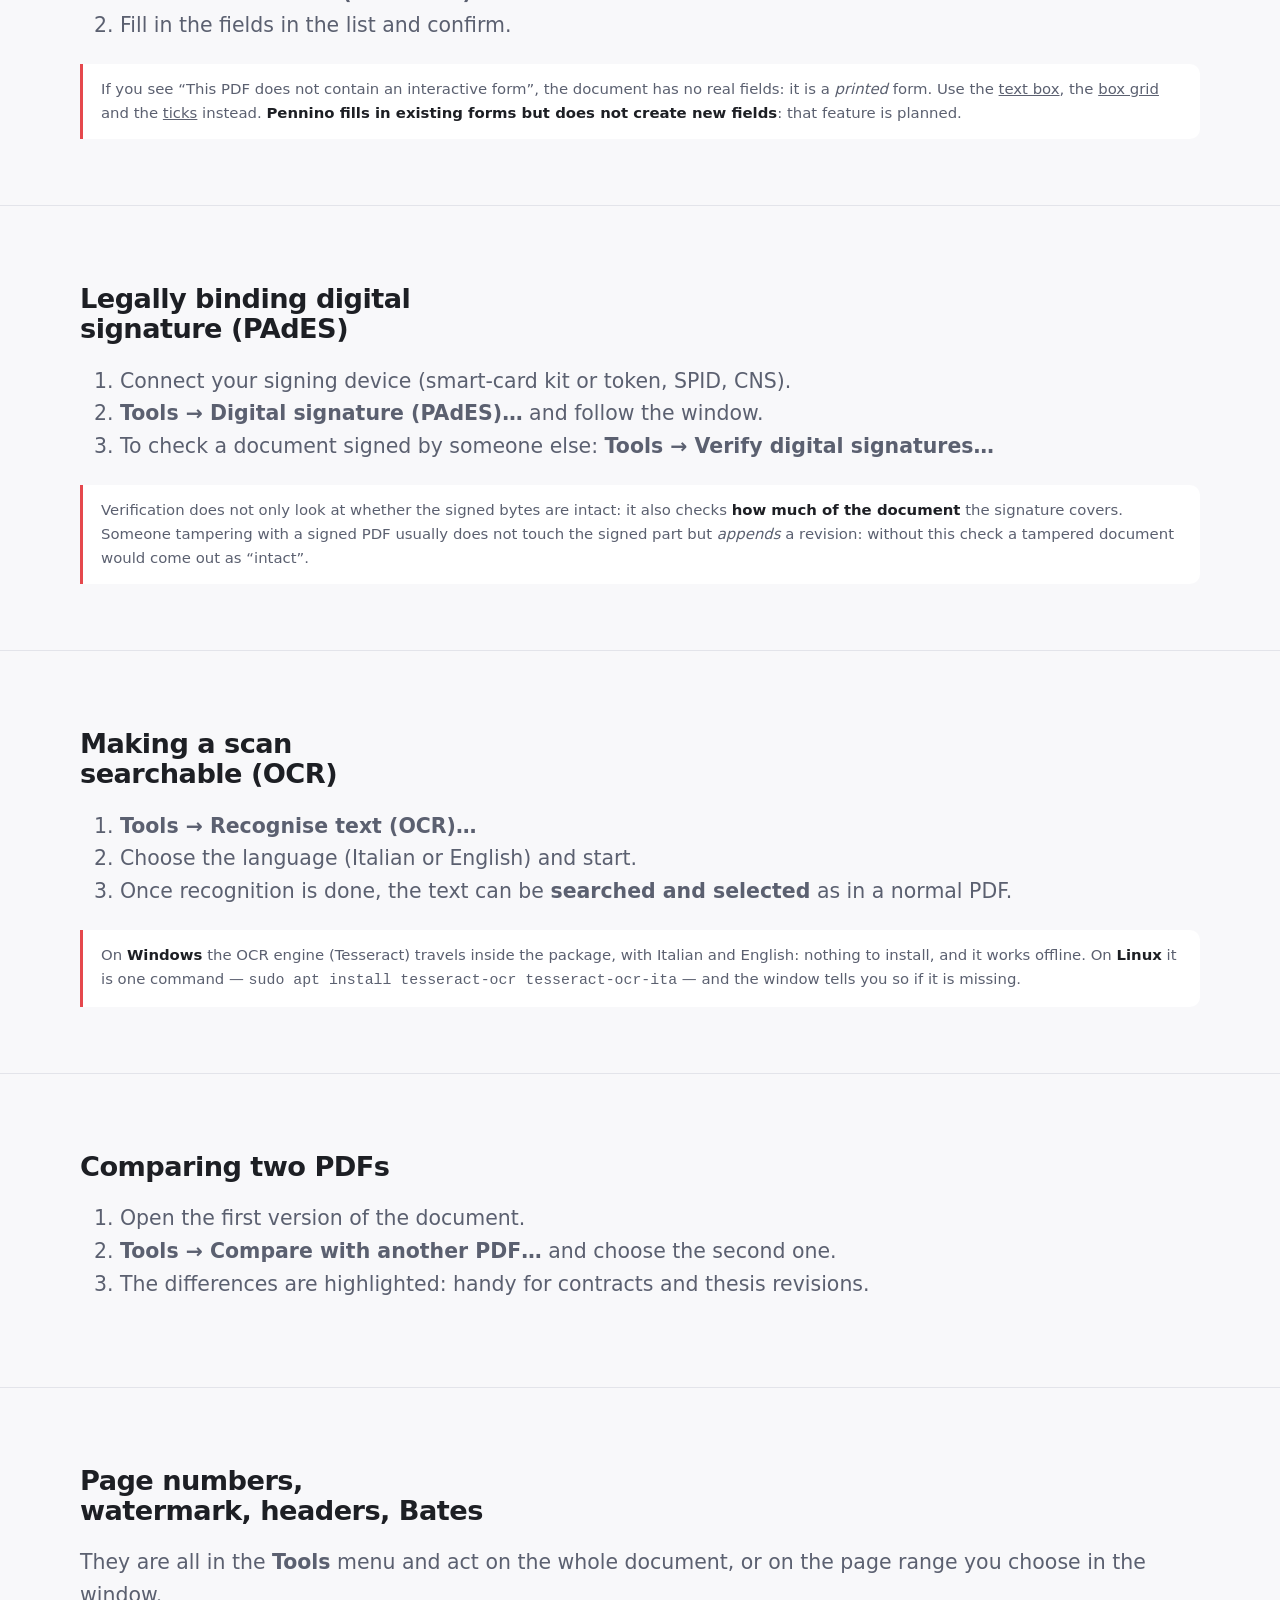
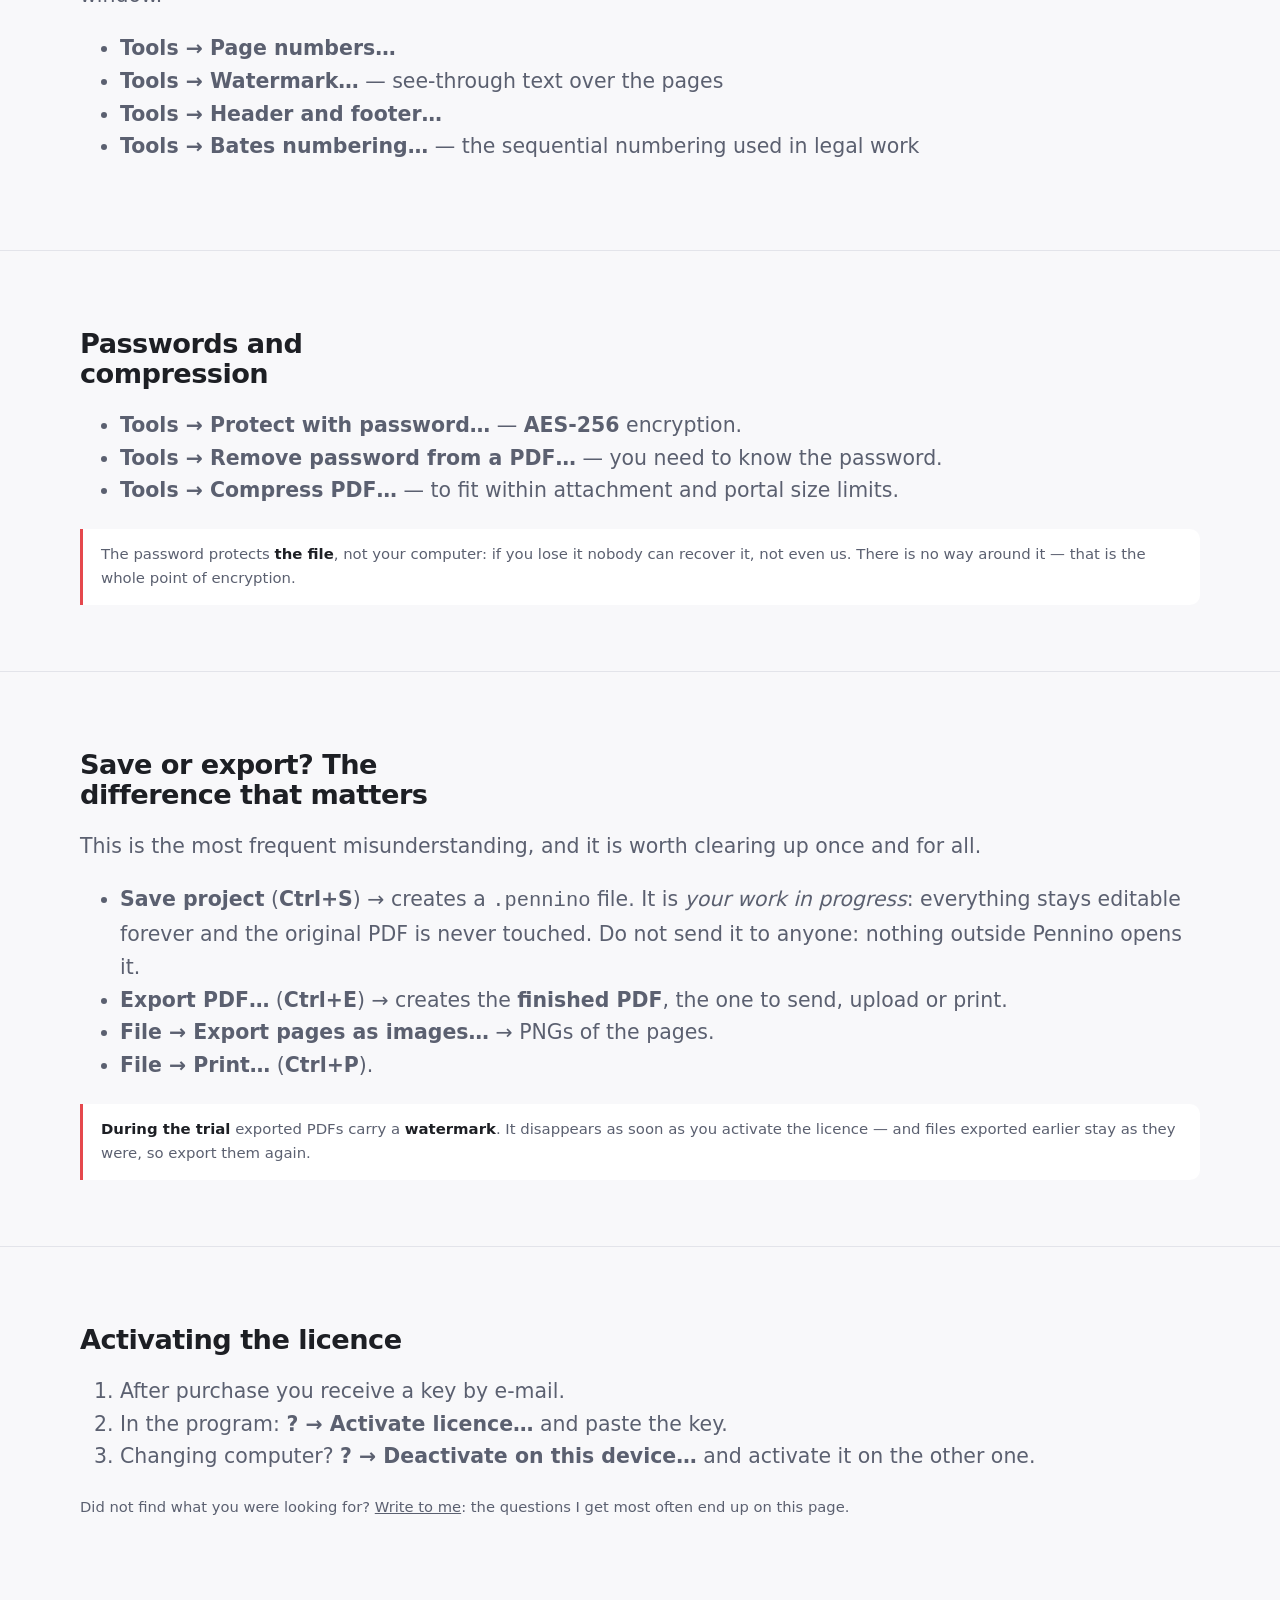
<file: come-si-fa.html>
<!doctype html>
<html lang="it">
<head>
<meta charset="utf-8">
<meta name="viewport" content="width=device-width, initial-scale=1">
<title>Come si fa — Guida a Pennino</title>
<meta name="description" content="Guida pratica a Pennino: come modificare il testo di un PDF, compilare e firmare moduli, organizzare le pagine, fare l'OCR, proteggere e comprimere. Con le schermate del programma.">
<link rel="canonical" href="https://alexlenzi00.github.io/pennino-site/come-si-fa.html">
<meta property="og:type" content="website">
<meta property="og:site_name" content="Pennino">
<meta property="og:locale" content="it_IT">
<meta property="og:title" content="Come si fa — Guida a Pennino">
<meta property="og:description" content="Ogni funzione spiegata in pochi passi, con le schermate del programma.">
<meta property="og:url" content="https://alexlenzi00.github.io/pennino-site/come-si-fa.html">
<meta property="og:image" content="https://alexlenzi00.github.io/pennino-site/assets/img/howto/05-caselle-griglia.png">
<meta name="twitter:card" content="summary_large_image">
<meta name="twitter:title" content="Come si fa — Guida a Pennino">
<meta name="twitter:description" content="Ogni funzione spiegata in pochi passi, con le schermate del programma.">
<meta name="twitter:image" content="https://alexlenzi00.github.io/pennino-site/assets/img/howto/05-caselle-griglia.png">
<link rel="icon" href="assets/icon.svg">
<link rel="stylesheet" href="assets/site.css">
</head>
<body data-en-title="How to — the Pennino guide">

<header class="nav">
  <div class="nav-in">
    <a class="brand" href="index.html"><img src="assets/icon.svg" alt=""> Pennino</a>
    <nav class="nav-links">
      <a href="index.html" data-en="Home">Home</a>
      <a href="funzioni.html" data-en="Features">Funzioni</a>
      <a href="come-si-fa.html" aria-current="page" data-en="How to">Come si fa</a>
      <a href="scarica.html" data-en="Download">Scarica</a>
      <a href="prezzi.html" data-en="Pricing">Prezzo</a>
      <a href="note-di-rilascio.html" data-en="What’s new">Novità</a>
    </nav>
    <div class="nav-right">
      <a class="btn btn-primary btn-sm cta-nav" href="prezzi.html" data-en="Buy">Acquista</a>
      <button class="icon-btn lang-btn" data-lang-toggle type="button">EN</button>
      <button class="icon-btn" data-theme-toggle type="button" aria-label="Cambia tema" title="Cambia tema">◐</button>
      <button class="icon-btn nav-toggle" data-nav-toggle type="button" aria-label="Menu">☰</button>
    </div>
  </div>
</header>

<main>
  <section class="section" style="padding-top:56px">
    <div class="wrap">
      <p class="eyebrow" data-en="Guide">Guida</p>
      <h1 class="sec-title" style="font-size:clamp(2rem,5vw,3rem)" data-en="How to">Come si fa</h1>
      <p class="sec-sub" data-en="Every feature in a few steps, with screenshots taken from the real program. If something does not add up, look for the entry below: it gives the exact menu path to follow.">Ogni funzione in pochi passi, con le schermate prese dal programma vero. Se una cosa non ti torna, cerca la voce qui sotto: c'è il percorso esatto del menu da seguire.</p>

      <div class="note" style="margin-top:26px" data-en="<b>Two views, one idea.</b> <b>Organise pages</b> (Ctrl+1) is where you move, rotate and delete whole pages. <b>Edit and fill in</b> (Ctrl+2) is where you write <i>inside</i> the page. Almost every doubt comes from being in the wrong view.">
        <b>Due viste, una sola idea.</b> <b>Organizza pagine</b> (Ctrl+1) è dove
        muovi, ruoti ed elimini pagine intere. <b>Modifica e compila</b> (Ctrl+2)
        è dove scrivi <i>dentro</i> la pagina. Quasi tutti i dubbi nascono
        dall'essere nella vista sbagliata.
      </div>
    </div>
  </section>

  <section class="section" style="padding-top:14px">
    <div class="wrap">
      <h2 class="sec-title" style="font-size:1.5rem" data-en="Index">Indice</h2>
      <ul class="lead" style="columns:2;column-gap:40px;line-height:2">
        <li data-en="<a href=&quot;#aprire&quot;>Opening a PDF</a>"><a href="#aprire">Aprire un PDF</a></li>
        <li data-en="<a href=&quot;#pagine&quot;>Organising the pages</a>"><a href="#pagine">Organizzare le pagine</a></li>
        <li data-en="<a href=&quot;#modifica-testo&quot;>Editing existing text</a>"><a href="#modifica-testo">Modificare il testo esistente</a></li>
        <li data-en="<a href=&quot;#testo-nuovo&quot;>Adding new text</a>"><a href="#testo-nuovo">Aggiungere testo nuovo</a></li>
        <li data-en="<a href=&quot;#griglia&quot;>Tax code and IBAN in boxes</a>"><a href="#griglia">Codice fiscale e IBAN nelle caselle</a></li>
        <li data-en="<a href=&quot;#spunte&quot;>Ticks, crosses and dots</a>"><a href="#spunte">Spunte, croci e pallini</a></li>
        <li data-en="<a href=&quot;#evidenzia&quot;>Highlighting</a>"><a href="#evidenzia">Evidenziare</a></li>
        <li data-en="<a href=&quot;#penna&quot;>Pen and handwritten signature</a>"><a href="#penna">Penna e firma a mano</a></li>
        <li data-en="<a href=&quot;#cerca&quot;>Searching the document</a>"><a href="#cerca">Cercare nel documento</a></li>
        <li data-en="<a href=&quot;#zoom&quot;>Zooming in</a>"><a href="#zoom">Ingrandire</a></li>
        <li data-en="<a href=&quot;#moduli&quot;>Filling in an AcroForm</a>"><a href="#moduli">Compilare un modulo AcroForm</a></li>
        <li data-en="<a href=&quot;#firma-digitale&quot;>Legally binding digital signature</a>"><a href="#firma-digitale">Firma digitale con valore legale</a></li>
        <li data-en="<a href=&quot;#ocr&quot;>Making a scan searchable</a>"><a href="#ocr">Rendere cercabile una scansione</a></li>
        <li data-en="<a href=&quot;#confronto&quot;>Comparing two PDFs</a>"><a href="#confronto">Confrontare due PDF</a></li>
        <li data-en="<a href=&quot;#timbri&quot;>Numbers, watermark, headers, Bates</a>"><a href="#timbri">Numeri, filigrana, intestazioni, Bates</a></li>
        <li data-en="<a href=&quot;#protezione&quot;>Passwords and compression</a>"><a href="#protezione">Password e compressione</a></li>
        <li data-en="<a href=&quot;#salvare&quot;>Save or export?</a>"><a href="#salvare">Salvare o esportare?</a></li>
        <li data-en="<a href=&quot;#licenza&quot;>Activating the licence</a>"><a href="#licenza">Attivare la licenza</a></li>
      </ul>
    </div>
  </section>

  <!-- ------------------------------------------------------------------ -->
  <section class="section" id="aprire">
    <div class="wrap">
      <h2 class="sec-title" style="font-size:1.7rem" data-en="Opening a PDF">Aprire un PDF</h2>
      <ol class="lead">
        <li data-en="<b>File → Open…</b> (or <b>Ctrl+O</b>), or drag the PDF into the window."><b>File → Apri…</b> (o <b>Ctrl+O</b>), oppure trascina il PDF dentro la finestra.</li>
        <li data-en="You land in the <b>Edit and fill in</b> view: this is where you write on the page.">Ti ritrovi nella vista <b>Modifica e compila</b>: qui si scrive sulla pagina.</li>
        <li data-en="Switch views with the <b>Pages</b> and <b>Fill in</b> buttons in the toolbar, or with <b>Ctrl+1</b> and <b>Ctrl+2</b>.">Passi all'altra vista con i pulsanti <b>Pagine</b> e <b>Compila</b> della barra, o con <b>Ctrl+1</b> e <b>Ctrl+2</b>.</li>
      </ol>
      <figure class="shot" style="margin-top:26px">
        <img src="assets/img/howto/02-vista-compila.png" data-en-src="assets/img/howto/02-vista-compila-en.png" width="1280" height="800" loading="lazy"
             alt="La vista Modifica e compila con un modulo di iscrizione aperto e la barra degli strumenti in alto.">
        <figcaption data-en="The <b>Edit and fill in</b> view. The row of tools at the top is what you will use for the rest of this guide.">La vista <b>Modifica e compila</b>. La fila di strumenti in alto è quella che userai per tutto il resto della guida.</figcaption>
      </figure>
    </div>
  </section>

  <!-- ------------------------------------------------------------------ -->
  <section class="section" id="pagine">
    <div class="wrap">
      <h2 class="sec-title" style="font-size:1.7rem" data-en="Organising the pages">Organizzare le pagine</h2>
      <ol class="lead">
        <li data-en="Go to <b>Pages</b> (<b>Ctrl+1</b>): you see thumbnails of the whole document.">Vai su <b>Pagine</b> (<b>Ctrl+1</b>): vedi le miniature di tutto il documento.</li>
        <li data-en="<b>Reordering</b>: drag a thumbnail wherever you want. To move several, select them (Ctrl+click) and use <b>Pages → Move pages up / down / to the start / to the end</b>."><b>Riordinare</b>: trascina una miniatura dove vuoi. Per spostarne tante, selezionale (Ctrl+clic) e usa <b>Pagine → Sposta pagine su / giù / all'inizio / alla fine</b>.</li>
        <li data-en="<b>Rotating</b>: <b>Pages → Rotate left</b> or <b>Rotate right</b>."><b>Ruotare</b>: <b>Pagine → Ruota a sinistra</b> o <b>Ruota a destra</b>.</li>
        <li data-en="<b>Deleting</b>: select and <b>Pages → Delete pages</b>."><b>Eliminare</b>: seleziona e <b>Pagine → Elimina pagine</b>.</li>
        <li data-en="<b>Merging another PDF</b>: <b>Pages → Merge PDFs…</b>"><b>Unire un altro PDF</b>: <b>Pagine → Unisci PDF…</b></li>
        <li data-en="<b>Inserting an image</b> as a new page: <b>Pages → Insert image…</b>"><b>Inserire un'immagine</b> come nuova pagina: <b>Pagine → Inserisci immagine…</b></li>
        <li data-en="<b>Extracting</b> some pages into a separate file: <b>Pages → Extract pages…</b>"><b>Estrarre</b> alcune pagine in un file a parte: <b>Pagine → Estrai pagine…</b></li>
        <li data-en="<b>Splitting</b> the document into several files: <b>Pages → Split document…</b>"><b>Dividere</b> il documento in più file: <b>Pagine → Dividi documento…</b></li>
      </ol>
      <figure class="shot" style="margin-top:26px">
        <img src="assets/img/howto/01-organizza-pagine.png" data-en-src="assets/img/howto/01-organizza-pagine-en.png" width="1280" height="800" loading="lazy"
             alt="La vista Organizza pagine con le miniature delle quattro pagine del documento.">
        <figcaption data-en="The <b>Organise pages</b> view: you drag things around as you would with slides.">La vista <b>Organizza pagine</b>: si trascina come si farebbe con le diapositive.</figcaption>
      </figure>
      <div class="note" data-en="<b>Made a mistake?</b> <b>Ctrl+Z</b> undoes it. Pages and content have two separate histories: undoing in the Pages view does not touch what you wrote in the Fill in view, and the other way round.">
        <b>Sbagliato?</b> <b>Ctrl+Z</b> annulla. Pagine e contenuti hanno due
        cronologie separate: annullare nella vista Pagine non tocca quello che
        hai scritto nella vista Compila, e viceversa.
      </div>
    </div>
  </section>

  <!-- ------------------------------------------------------------------ -->
  <section class="section" id="modifica-testo">
    <div class="wrap">
      <h2 class="sec-title" style="font-size:1.7rem" data-en="Editing text that is already in the PDF">Modificare il testo che è già nel PDF</h2>
      <ol class="lead">
        <li data-en="<b>Fill in</b> view (Ctrl+2).">Vista <b>Compila</b> (Ctrl+2).</li>
        <li data-en="Pick the <b>Edit text</b> tool in the toolbar.">Scegli lo strumento <b>Mod. testo</b> nella barra.</li>
        <li data-en="<b>Click on the text</b> you want to change: a writing field opens exactly on top of the line, with the same typeface and the same size."><b>Clicca sul testo</b> che vuoi cambiare: si apre un campo di scrittura esattamente sopra la riga, con lo stesso carattere e lo stesso corpo.</li>
        <li data-en="Type. <b>Ctrl+Enter</b> confirms, <b>Esc</b> cancels, and clicking outside confirms.">Scrivi. <b>Ctrl+Invio</b> conferma, <b>Esc</b> annulla, e un clic fuori conferma.</li>
        <li data-en="<b>Ctrl+B</b> and <b>Ctrl+I</b> apply bold and italic while you type."><b>Ctrl+B</b> e <b>Ctrl+I</b> mettono grassetto e corsivo mentre stai scrivendo.</li>
      </ol>
      <figure class="shot" style="margin-top:26px">
        <img src="assets/img/howto/03-modifica-testo.png" data-en-src="assets/img/howto/03-modifica-testo-en.png" width="1280" height="800" loading="lazy"
             alt="Il titolo del modulo è stato cambiato da Domanda di iscrizione a Domanda di immatricolazione, con lo stesso carattere e lo stesso corpo dell'originale.">
        <figcaption data-en="The form title has been rewritten as <b>Domanda di immatricolazione</b>: same typeface, same size, same position. Nobody would say it had been touched.">Il titolo del modulo è stato riscritto in <b>Domanda di immatricolazione</b>: stesso carattere, stesso corpo, stessa posizione. Nessuno direbbe che è stato toccato.</figcaption>
      </figure>
      <div class="note" data-en="<b>Limits, stated plainly.</b> Rewriting works line by line and block by block: reflowing a <i>whole paragraph</i> is not there yet. <b>Rotated</b> text cannot be edited.">
        <b>Limiti, detti chiaramente.</b> La riscrittura lavora per riga e per
        blocco: la reimpaginazione di un <i>intero paragrafo</i> non c'è ancora.
        Il testo <b>ruotato</b> non è modificabile.
      </div>
    </div>
  </section>

  <!-- ------------------------------------------------------------------ -->
  <section class="section" id="testo-nuovo">
    <div class="wrap">
      <h2 class="sec-title" style="font-size:1.7rem" data-en="Adding text where there is none">Aggiungere testo dove non c'è</h2>
      <ol class="lead">
        <li data-en="The <b>Text</b> tool.">Strumento <b>Testo</b>.</li>
        <li data-en="Click on the spot on the page where you want to write.">Clicca nel punto della pagina dove vuoi scrivere.</li>
        <li data-en="Type. Typeface, size and colour are chosen in the fields to the right of the toolbar, either before or after writing.">Digita. Carattere, corpo e colore si scelgono nei campi a destra della barra <i>prima</i> o dopo aver scritto.</li>
        <li data-en="With the <b>Select</b> tool you can then move the box or resize it from its corners.">Con lo strumento <b>Seleziona</b> puoi poi spostare la casella o ridimensionarla dagli angoli.</li>
      </ol>
      <figure class="shot" style="margin-top:26px">
        <img src="assets/img/howto/04-casella-testo.png" data-en-src="assets/img/howto/04-casella-testo-en.png" width="1280" height="800" loading="lazy"
             alt="Una casella di testo con scritto Rossi Maria sulla riga Cognome e nome del modulo.">
        <figcaption data-en="A text box resting on the empty line of the form.">Una casella di testo appoggiata sulla riga vuota del modulo.</figcaption>
      </figure>
    </div>
  </section>

  <!-- ------------------------------------------------------------------ -->
  <section class="section" id="griglia">
    <div class="wrap">
      <h2 class="sec-title" style="font-size:1.7rem" data-en="Tax code, IBAN and box-by-box forms">Codice fiscale, IBAN e moduli a caselle</h2>
      <p class="lead" data-en="This is the classic public-administration form: one letter per box, and lining them up by hand is a nightmare.">È il caso classico dei moduli della pubblica amministrazione: una lettera per casella, e allinearle a mano è un incubo.</p>
      <ol class="lead">
        <li data-en="The <b>Boxes</b> tool.">Strumento <b>Caselle</b>.</li>
        <li data-en="Click at the start of the row of boxes.">Clicca all'inizio della fila di caselle.</li>
        <li data-en="Type normally: each character lands in its own box.">Scrivi normalmente: ogni carattere finisce nella sua casella.</li>
        <li data-en="If the pitch does not match the form, adjust it with <b>Pitch</b> in the toolbar, or drag the corner of the box to fit width and height.">Se il passo non coincide con quello del modulo, regolalo con <b>Passo</b> nella barra, oppure trascina l'angolo della casella per adattare larghezza e altezza.</li>
        <li data-en="<b>Enter</b> to finish."><b>Invio</b> per terminare.</li>
      </ol>
      <figure class="shot" style="margin-top:26px">
        <img src="assets/img/howto/05-caselle-griglia.png" data-en-src="assets/img/howto/05-caselle-griglia-en.png" width="1280" height="800" loading="lazy"
             alt="Un codice fiscale scritto nelle caselle a griglia sulla riga Codice fiscale del modulo.">
        <figcaption data-en="The tax code goes in one letter per box, aligned to the pitch of the form.">Il codice fiscale entra una lettera per casella, allineato al passo del modulo.</figcaption>
      </figure>
    </div>
  </section>

  <!-- ------------------------------------------------------------------ -->
  <section class="section" id="spunte">
    <div class="wrap">
      <h2 class="sec-title" style="font-size:1.7rem" data-en="Ticks, crosses and dots">Spunte, croci e pallini</h2>
      <ol class="lead">
        <li data-en="The <b>Tick</b> (✓), <b>Cross</b> (✗) or <b>Dot</b> (●) tool.">Strumento <b>Spunta</b> (✓), <b>Croce</b> (✗) o <b>Pallino</b> (●).</li>
        <li data-en="Click inside the little box to be ticked: the mark is centred on the point you clicked.">Clicca dentro la casellina da barrare: il segno si posiziona centrato sul punto cliccato.</li>
        <li data-en="Size and colour are set in the toolbar.">La dimensione e il colore si regolano nella barra.</li>
      </ol>
      <figure class="shot" style="margin-top:26px">
        <img src="assets/img/howto/06-spunte.png" data-en-src="assets/img/howto/06-spunte-en.png" width="1280" height="800" loading="lazy"
             alt="Due spunte e una croce inserite nelle caselline delle dichiarazioni del modulo.">
        <figcaption data-en="Two ticks and a cross in the declaration boxes.">Due spunte e una croce nelle caselline delle dichiarazioni.</figcaption>
      </figure>
    </div>
  </section>

  <!-- ------------------------------------------------------------------ -->
  <section class="section" id="evidenzia">
    <div class="wrap">
      <h2 class="sec-title" style="font-size:1.7rem" data-en="Highlighting">Evidenziare</h2>
      <ol class="lead">
        <li data-en="The <b>Highlight</b> tool.">Strumento <b>Evidenzia</b>.</li>
        <li data-en="Drag across the line to highlight, just as you would with a real highlighter.">Trascina sopra la riga da evidenziare, come faresti con un evidenziatore vero.</li>
      </ol>
      <figure class="shot" style="margin-top:26px">
        <img src="assets/img/howto/07-evidenzia.png" data-en-src="assets/img/howto/07-evidenzia-en.png" width="1280" height="800" loading="lazy"
             alt="Una riga del modulo evidenziata in giallo.">
        <figcaption data-en="The highlight stays under the text, which remains readable.">L'evidenziazione resta sotto al testo, che rimane leggibile.</figcaption>
      </figure>
    </div>
  </section>

  <!-- ------------------------------------------------------------------ -->
  <section class="section" id="penna">
    <div class="wrap">
      <h2 class="sec-title" style="font-size:1.7rem" data-en="Pen and handwritten signature">Penna e firma a mano</h2>
      <ol class="lead">
        <li data-en="The <b>Pen</b> tool: freehand drawing, with adjustable thickness and colour. Good for signing on the spot, even with a trackpad.">Strumento <b>Penna</b>: disegni a mano libera, con spessore e colore regolabili nella barra. Va bene per firmare al volo, anche col touchpad.</li>
        <li data-en="The <b>Signature</b> tool: opens the graphic-signature window, where you can <b>draw</b> it, <b>type</b> it choosing a handwriting typeface, and reuse it.">Strumento <b>Firma</b>: apre la finestra della firma grafica, dove puoi <b>disegnarla</b>, <b>scriverla a tastiera</b> scegliendo un carattere corsivo, e riusarla.</li>
      </ol>
      <figure class="shot" style="margin-top:26px">
        <img src="assets/img/howto/08-penna-firma-grafica.png" data-en-src="assets/img/howto/08-penna-firma-grafica-en.png" width="1280" height="800" loading="lazy"
             alt="Un tratto a mano libera disegnato sulla riga della firma del modulo.">
        <figcaption data-en="A freehand stroke on the signature line of the form.">Un tratto a mano libera sulla riga della firma.</figcaption>
      </figure>
      <div class="note" data-en="<b>Do not confuse the two.</b> This is a <i>graphic</i> signature: a drawing on the page, with no legal value. The legally binding one is the <a href=&quot;#firma-digitale&quot;>PAdES digital signature</a>.">
        <b>Attenzione a non confonderle.</b> Questa è una firma <i>grafica</i>:
        è un disegno sulla pagina, non ha valore legale. Quella con valore
        legale è la <a href="#firma-digitale">firma digitale PAdES</a>.
      </div>
    </div>
  </section>

  <!-- ------------------------------------------------------------------ -->
  <section class="section" id="cerca">
    <div class="wrap">
      <h2 class="sec-title" style="font-size:1.7rem" data-en="Searching the document">Cercare nel documento</h2>
      <ol class="lead">
        <li data-en="<b>Ctrl+F</b>, or <b>Tools → Find in document…</b>"><b>Ctrl+F</b>, oppure <b>Strumenti → Trova nel documento…</b></li>
        <li data-en="Type and press <b>Enter</b>: the counter next to the field shows which result you are on, out of how many.">Scrivi e premi <b>Invio</b>: il contatore accanto al campo mostra a quale risultato sei su quanti.</li>
        <li data-en="The ▲▼ arrows move to the previous and next one, jumping between pages too. <b>Esc</b> closes.">Le frecce ▲▼ passano al precedente e al successivo, saltando anche da una pagina all'altra. <b>Esc</b> chiude.</li>
      </ol>
      <figure class="shot" style="margin-top:26px">
        <img src="assets/img/howto/09-cerca-testo.png" data-en-src="assets/img/howto/09-cerca-testo-en.png" width="1280" height="800" loading="lazy"
             alt="La barra di ricerca aperta in alto a destra con una parola trovata ed evidenziata nel testo della pagina.">
        <figcaption data-en="A search in progress: the word found is highlighted and the view has jumped by itself to the page containing it.">Ricerca in corso: la parola trovata è evidenziata e la vista è saltata da sola alla pagina che la contiene.</figcaption>
      </figure>
      <div class="note" data-en="If the search finds nothing in a <b>scanned</b> document, that is not a fault: those pages are images, not text. Go through <a href=&quot;#ocr&quot;>OCR</a>.">
        Se la ricerca non trova nulla in un documento <b>scansionato</b>, non è
        un difetto: quelle pagine sono immagini, non testo. Passa dall'<a href="#ocr">OCR</a>.
      </div>
    </div>
  </section>

  <!-- ------------------------------------------------------------------ -->
  <section class="section" id="zoom">
    <div class="wrap">
      <h2 class="sec-title" style="font-size:1.7rem" data-en="Zooming in">Ingrandire</h2>
      <ol class="lead">
        <li data-en="<b>Ctrl + mouse wheel</b> for continuous zoom."><b>Ctrl + rotellina</b> del mouse per lo zoom continuo.</li>
        <li data-en="The buttons at the bottom right do zoom out, zoom in and <b>fit to window</b>.">I pulsanti in basso a destra fanno zoom −, zoom + e <b>adatta alla finestra</b>.</li>
        <li data-en="<b>Ctrl+0</b> goes back to the starting size."><b>Ctrl+0</b> torna alla dimensione di partenza.</li>
      </ol>
      <figure class="shot" style="margin-top:26px">
        <img src="assets/img/howto/10-zoom.png" data-en-src="assets/img/howto/10-zoom-en.png" width="1280" height="800" loading="lazy"
             alt="Il documento ingrandito al 200 per cento, con il testo nitido.">
        <figcaption data-en="Zoom at 200%: the page is redrawn, not blown up as an image, so it stays sharp.">Zoom al 200%: la pagina viene ridisegnata, non ingrandita come immagine, quindi resta nitida.</figcaption>
      </figure>
    </div>
  </section>

  <!-- ------------------------------------------------------------------ -->
  <section class="section" id="moduli">
    <div class="wrap">
      <h2 class="sec-title" style="font-size:1.7rem" data-en="Filling in an AcroForm">Compilare un modulo AcroForm</h2>
      <p class="lead" data-en="Some PDFs have ready-made <i>interactive</i> fields (you can tell because you click inside and a cursor appears). For those there is a dedicated window listing them all.">Alcuni PDF hanno campi <i>interattivi</i> già pronti (li riconosci perché ci clicchi dentro e appare il cursore). Per quelli c'è una finestra dedicata che li elenca tutti.</p>
      <ol class="lead">
        <li data-en="<b>Tools → Fill in form (AcroForm)…</b>"><b>Strumenti → Compila modulo (AcroForm)…</b></li>
        <li data-en="Fill in the fields in the list and confirm.">Compila i campi nell'elenco e conferma.</li>
      </ol>
      <div class="note" data-en="If you see “This PDF does not contain an interactive form”, the document has no real fields: it is a <i>printed</i> form. Use the <a href=&quot;#testo-nuovo&quot;>text box</a>, the <a href=&quot;#griglia&quot;>box grid</a> and the <a href=&quot;#spunte&quot;>ticks</a> instead. <b>Pennino fills in existing forms but does not create new fields</b>: that feature is planned.">
        Se compare "Questo PDF non contiene un modulo interattivo", il documento
        non ha campi veri: è un modulo <i>stampato</i>. Usa allora la
        <a href="#testo-nuovo">casella di testo</a>, le <a href="#griglia">caselle a griglia</a>
        e le <a href="#spunte">spunte</a>. <b>Pennino compila i moduli esistenti ma non
        crea campi nuovi</b>: quella funzione è in programma.
      </div>
    </div>
  </section>

  <!-- ------------------------------------------------------------------ -->
  <section class="section" id="firma-digitale">
    <div class="wrap">
      <h2 class="sec-title" style="font-size:1.7rem" data-en="Legally binding digital signature (PAdES)">Firma digitale con valore legale (PAdES)</h2>
      <ol class="lead">
        <li data-en="Connect your signing device (smart-card kit or token, SPID, CNS).">Collega il dispositivo di firma (kit con smart card o token, SPID, CNS).</li>
        <li data-en="<b>Tools → Digital signature (PAdES)…</b> and follow the window."><b>Strumenti → Firma digitale (PAdES)…</b> e segui la finestra.</li>
        <li data-en="To check a document signed by someone else: <b>Tools → Verify digital signatures…</b>">Per controllare un documento firmato da altri: <b>Strumenti → Verifica firme digitali…</b></li>
      </ol>
      <div class="note" data-en="Verification does not only look at whether the signed bytes are intact: it also checks <b>how much of the document</b> the signature covers. Someone tampering with a signed PDF usually does not touch the signed part but <i>appends</i> a revision: without this check a tampered document would come out as “intact”.">
        La verifica non guarda soltanto se i byte firmati sono intatti: controlla
        anche <b>quanta parte del documento</b> la firma copre. Chi altera un PDF
        firmato di solito non tocca la parte firmata, ma <i>aggiunge</i> una
        revisione: senza questo controllo un documento manomesso risulterebbe
        "intatto".
      </div>
    </div>
  </section>

  <!-- ------------------------------------------------------------------ -->
  <section class="section" id="ocr">
    <div class="wrap">
      <h2 class="sec-title" style="font-size:1.7rem" data-en="Making a scan searchable (OCR)">Rendere cercabile una scansione (OCR)</h2>
      <ol class="lead">
        <li data-en="<b>Tools → Recognise text (OCR)…</b>"><b>Strumenti → Riconosci testo (OCR)…</b></li>
        <li data-en="Choose the language (Italian or English) and start.">Scegli la lingua (italiano o inglese) e avvia.</li>
        <li data-en="Once recognition is done, the text can be <b>searched and selected</b> as in a normal PDF.">Finito il riconoscimento, il testo si può <b>cercare e selezionare</b> come in un PDF normale.</li>
      </ol>
      <div class="note" data-en="On <b>Windows</b> the OCR engine (Tesseract) travels inside the package, with Italian and English: nothing to install, and it works offline. On <b>Linux</b> it is one command — <code>sudo apt install tesseract-ocr tesseract-ocr-ita</code> — and the window tells you so if it is missing.">
        Su <b>Windows</b> il motore OCR (Tesseract) è dentro il pacchetto, con
        italiano e inglese: non devi installare niente e funziona anche offline.
        Su <b>Linux</b> basta un comando —
        <code>sudo apt install tesseract-ocr tesseract-ocr-ita</code> — e se manca
        te lo dice la finestra.
      </div>
    </div>
  </section>

  <!-- ------------------------------------------------------------------ -->
  <section class="section" id="confronto">
    <div class="wrap">
      <h2 class="sec-title" style="font-size:1.7rem" data-en="Comparing two PDFs">Confrontare due PDF</h2>
      <ol class="lead">
        <li data-en="Open the first version of the document.">Apri la prima versione del documento.</li>
        <li data-en="<b>Tools → Compare with another PDF…</b> and choose the second one."><b>Strumenti → Confronta con un altro PDF…</b> e scegli la seconda.</li>
        <li data-en="The differences are highlighted: handy for contracts and thesis revisions.">Le differenze vengono evidenziate: utile per contratti e revisioni di tesi.</li>
      </ol>
    </div>
  </section>

  <!-- ------------------------------------------------------------------ -->
  <section class="section" id="timbri">
    <div class="wrap">
      <h2 class="sec-title" style="font-size:1.7rem" data-en="Page numbers, watermark, headers, Bates">Numeri di pagina, filigrana, intestazioni, Bates</h2>
      <p class="lead" data-en="They are all in the <b>Tools</b> menu and act on the whole document, or on the page range you choose in the window.">Sono tutte nel menu <b>Strumenti</b> e agiscono su tutto il documento o sull'intervallo di pagine che scegli nella finestra.</p>
      <ul class="lead">
        <li data-en="<b>Tools → Page numbers…</b>"><b>Strumenti → Numeri di pagina…</b></li>
        <li data-en="<b>Tools → Watermark…</b> — see-through text over the pages"><b>Strumenti → Filigrana…</b> — testo in trasparenza sopra le pagine</li>
        <li data-en="<b>Tools → Header and footer…</b>"><b>Strumenti → Intestazione e piè di pagina…</b></li>
        <li data-en="<b>Tools → Bates numbering…</b> — the sequential numbering used in legal work"><b>Strumenti → Numerazione Bates…</b> — la numerazione progressiva usata in ambito legale</li>
      </ul>
    </div>
  </section>

  <!-- ------------------------------------------------------------------ -->
  <section class="section" id="protezione">
    <div class="wrap">
      <h2 class="sec-title" style="font-size:1.7rem" data-en="Passwords and compression">Password e compressione</h2>
      <ul class="lead">
        <li data-en="<b>Tools → Protect with password…</b> — <b>AES-256</b> encryption."><b>Strumenti → Proteggi con password…</b> — cifratura <b>AES-256</b>.</li>
        <li data-en="<b>Tools → Remove password from a PDF…</b> — you need to know the password."><b>Strumenti → Rimuovi password da un PDF…</b> — serve conoscere la password.</li>
        <li data-en="<b>Tools → Compress PDF…</b> — to fit within attachment and portal size limits."><b>Strumenti → Comprimi PDF…</b> — per rientrare nei limiti di dimensione degli allegati e dei portali.</li>
      </ul>
      <div class="note" data-en="The password protects <b>the file</b>, not your computer: if you lose it nobody can recover it, not even us. There is no way around it — that is the whole point of encryption.">
        La password protegge <b>il file</b>, non il tuo computer: se la perdi non
        la recupera nessuno, nemmeno noi. Non esiste un modo per aggirarla — è il
        senso della cifratura.
      </div>
    </div>
  </section>

  <!-- ------------------------------------------------------------------ -->
  <section class="section" id="salvare">
    <div class="wrap">
      <h2 class="sec-title" style="font-size:1.7rem" data-en="Save or export? The difference that matters">Salvare o esportare? La differenza che conta</h2>
      <p class="lead" data-en="This is the most frequent misunderstanding, and it is worth clearing up once and for all.">È il malinteso più frequente, e vale la pena chiarirlo una volta per tutte.</p>
      <ul class="lead">
        <li data-en="<b>Save project</b> (<b>Ctrl+S</b>) → creates a <code>.pennino</code> file. It is <i>your work in progress</i>: everything stays editable forever and the original PDF is never touched. Do not send it to anyone: nothing outside Pennino opens it."><b>Salva progetto</b> (<b>Ctrl+S</b>) → crea un file <code>.pennino</code>.
            È il <i>tuo lavoro in corso</i>: tutto resta modificabile per sempre e il
            PDF di partenza non viene mai toccato. Non mandarlo a nessuno: fuori da
            Pennino non lo apre nulla.</li>
        <li data-en="<b>Export PDF…</b> (<b>Ctrl+E</b>) → creates the <b>finished PDF</b>, the one to send, upload or print."><b>Esporta PDF…</b> (<b>Ctrl+E</b>) → crea il <b>PDF finito</b>, quello da
            inviare, caricare o stampare.</li>
        <li data-en="<b>File → Export pages as images…</b> → PNGs of the pages."><b>File → Esporta pagine come immagini…</b> → PNG delle pagine.</li>
        <li data-en="<b>File → Print…</b> (<b>Ctrl+P</b>)."><b>File → Stampa…</b> (<b>Ctrl+P</b>).</li>
      </ul>
      <div class="note" data-en="<b>During the trial</b> exported PDFs carry a <b>watermark</b>. It disappears as soon as you activate the licence — and files exported earlier stay as they were, so export them again.">
        <b>In prova</b> i PDF esportati escono con una <b>filigrana</b>. Sparisce
        appena attivi la licenza — e i file esportati prima restano com'erano,
        quindi riesportali.
      </div>
    </div>
  </section>

  <!-- ------------------------------------------------------------------ -->
  <section class="section" id="licenza">
    <div class="wrap">
      <h2 class="sec-title" style="font-size:1.7rem" data-en="Activating the licence">Attivare la licenza</h2>
      <ol class="lead">
        <li data-en="After purchase you receive a key by e-mail.">Dopo l'acquisto ricevi una chiave via e-mail.</li>
        <li data-en="In the program: <b>? → Activate licence…</b> and paste the key.">Nel programma: <b>? → Attiva licenza…</b> e incolla la chiave.</li>
        <li data-en="Changing computer? <b>? → Deactivate on this device…</b> and activate it on the other one.">Cambi computer? <b>? → Disattiva su questo dispositivo…</b> e riattivala sull'altro.</li>
      </ol>
      <p class="price-note" style="margin-top:22px" data-en="Did not find what you were looking for? <a href=&quot;mailto:lenzialex00@gmail.com&quot;>Write to me</a>: the questions I get most often end up on this page.">Non hai trovato quello che cercavi?
         <a href="mailto:lenzialex00@gmail.com">Scrivimi</a>: le domande che ricevo più spesso finiscono in questa pagina.</p>
    </div>
  </section>
</main>

<footer class="site">
  <div class="wrap">
    <div class="cols">
      <div class="col" style="max-width:280px">
        <a class="brand" href="index.html"><img src="assets/icon.svg" alt=""> Pennino</a>
        <p class="price-note" style="margin-top:12px"><span data-en="Local PDF editor for Windows and Linux. Made in Italy.">Editor PDF locale per Windows e Linux. Fatto in Italia.</span></p>
      </div>
      <div class="col"><h4 data-en="Product">Prodotto</h4><nav>
        <a href="funzioni.html" data-en="Features">Funzioni</a><a href="come-si-fa.html" data-en="How to">Come si fa</a><a href="scarica.html" data-en="Download">Scarica</a><a href="prezzi.html" data-en="Pricing and trial">Prezzo e prova</a>
        <a href="note-di-rilascio.html" data-en="Release notes">Note di rilascio</a></nav></div>
      <div class="col"><h4 data-en="Support">Assistenza</h4><nav>
        <a href="mailto:lenzialex00@gmail.com" data-en="Contact">Contatti</a>
        <a href="prezzi.html#faq" data-en="FAQ">Domande frequenti</a>
        <a href="requisiti.html" data-en="System requirements">Requisiti di sistema</a></nav></div>
      <div class="col"><h4 data-en="Legal">Legale</h4><nav>
        <a href="privacy.html" data-en="Privacy">Privacy</a>
        <a href="termini.html" data-en="Terms and refunds">Termini e recesso</a>
        <a href="termini.html#licenza" data-en="License agreement">Licenza d'uso</a></nav></div>
    </div>
    <div class="legal"><span>© 2026 Pennino</span><span data-en="All local · No tracking">Tutto locale · Nessun tracciamento</span></div>
  </div>
</footer>
<script src="assets/site.js"></script>
</body>
</html>
</file>
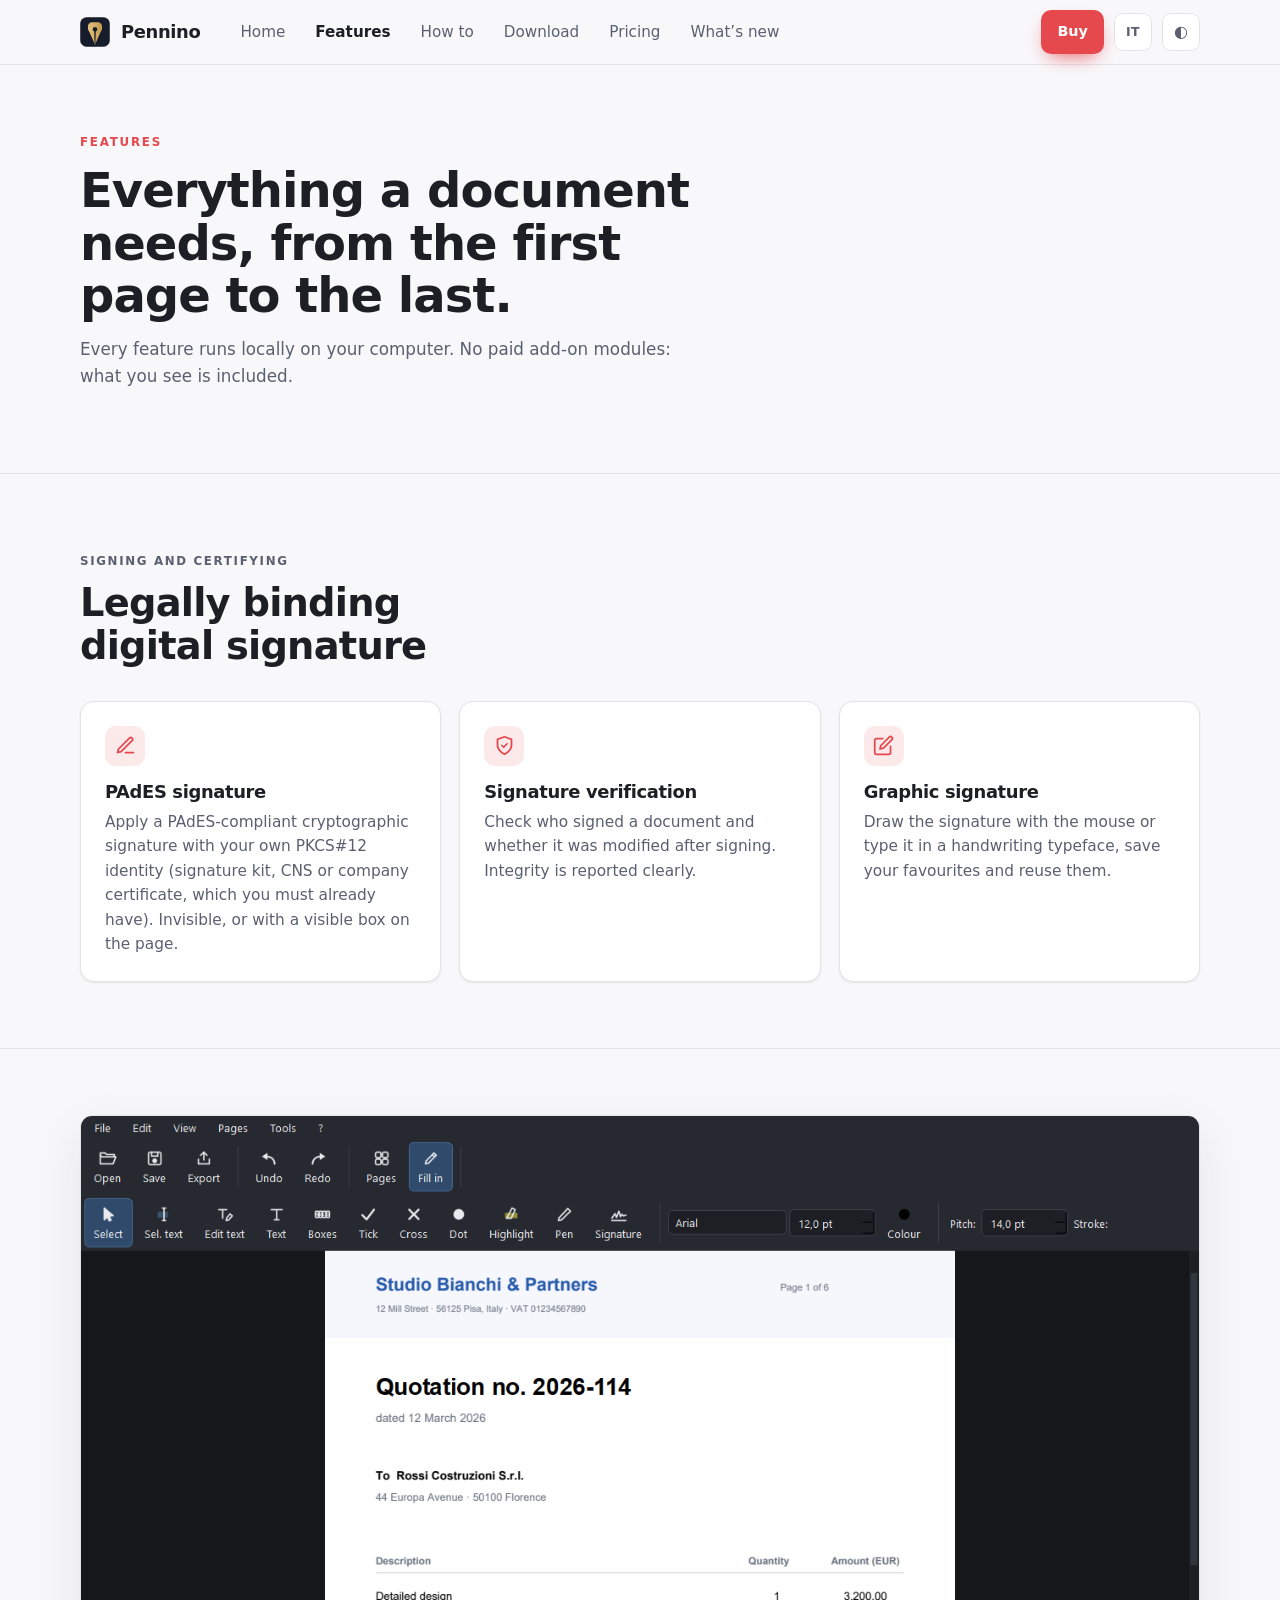
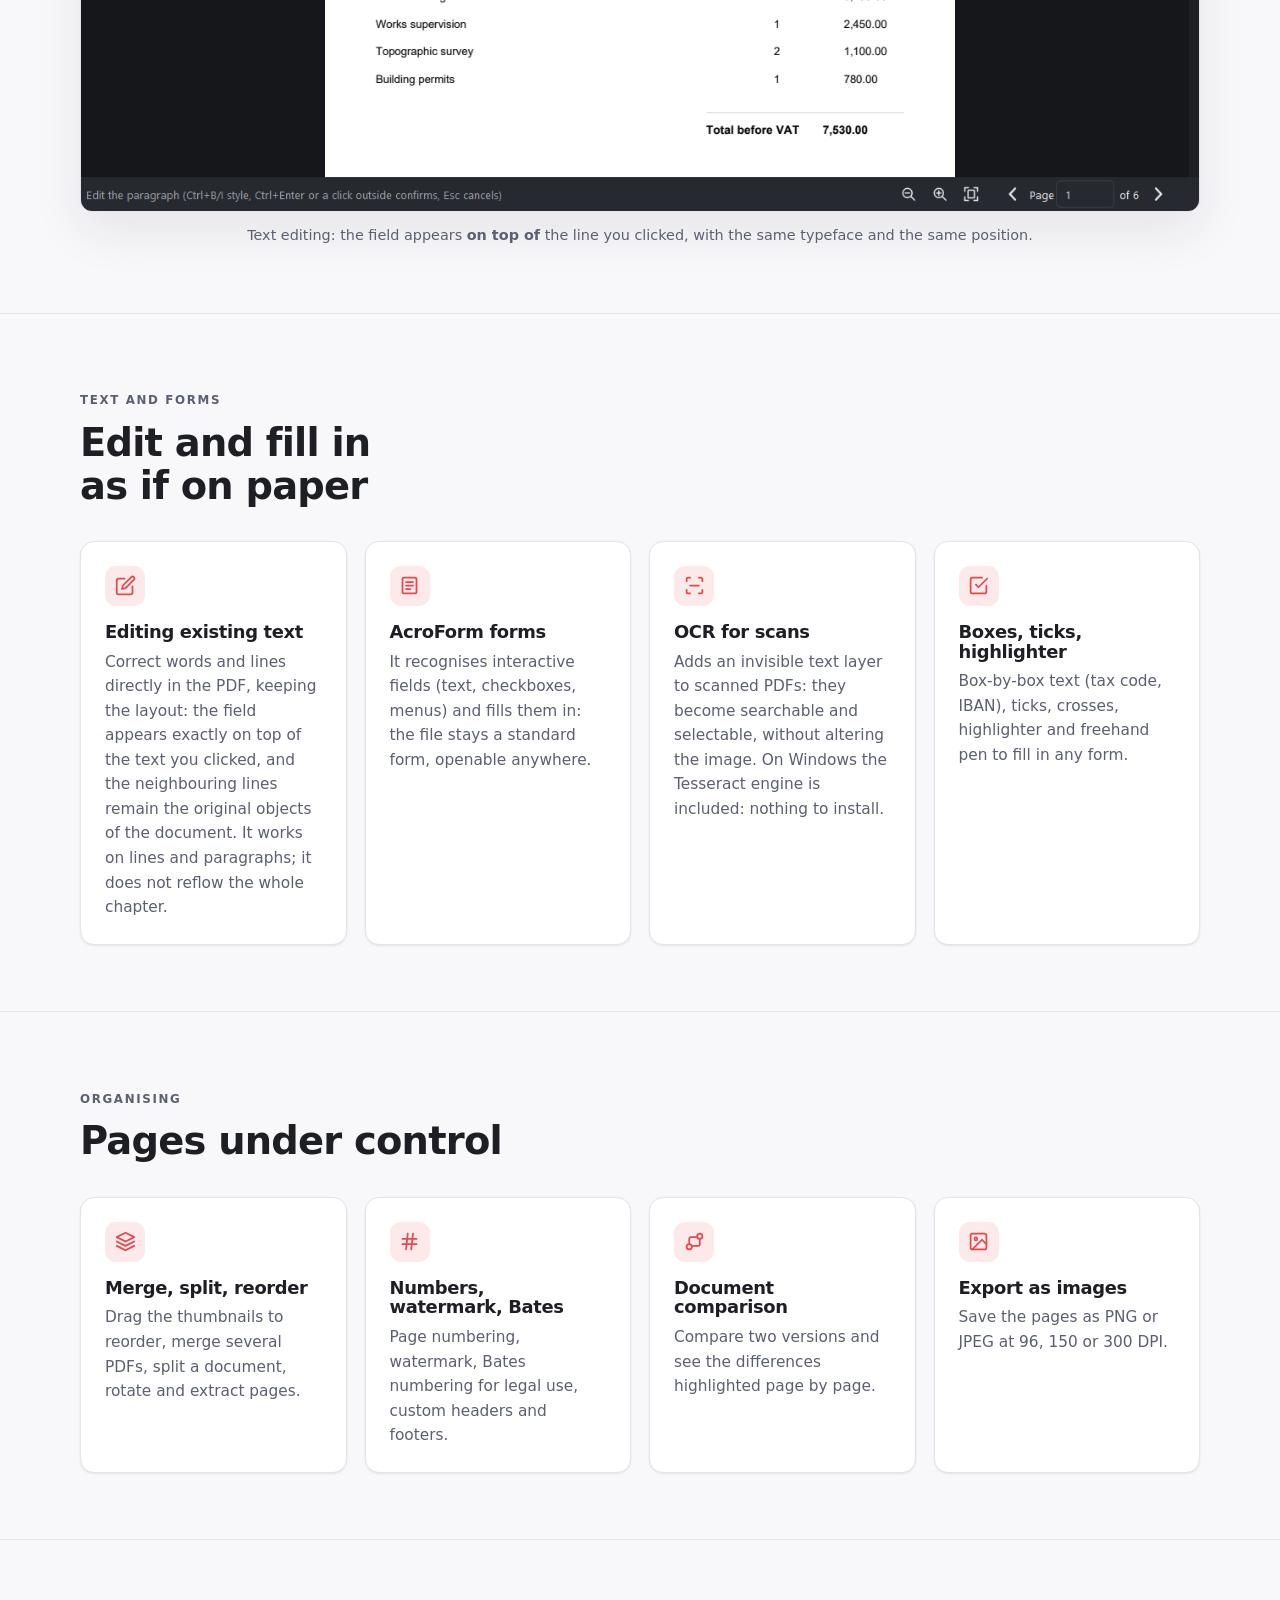
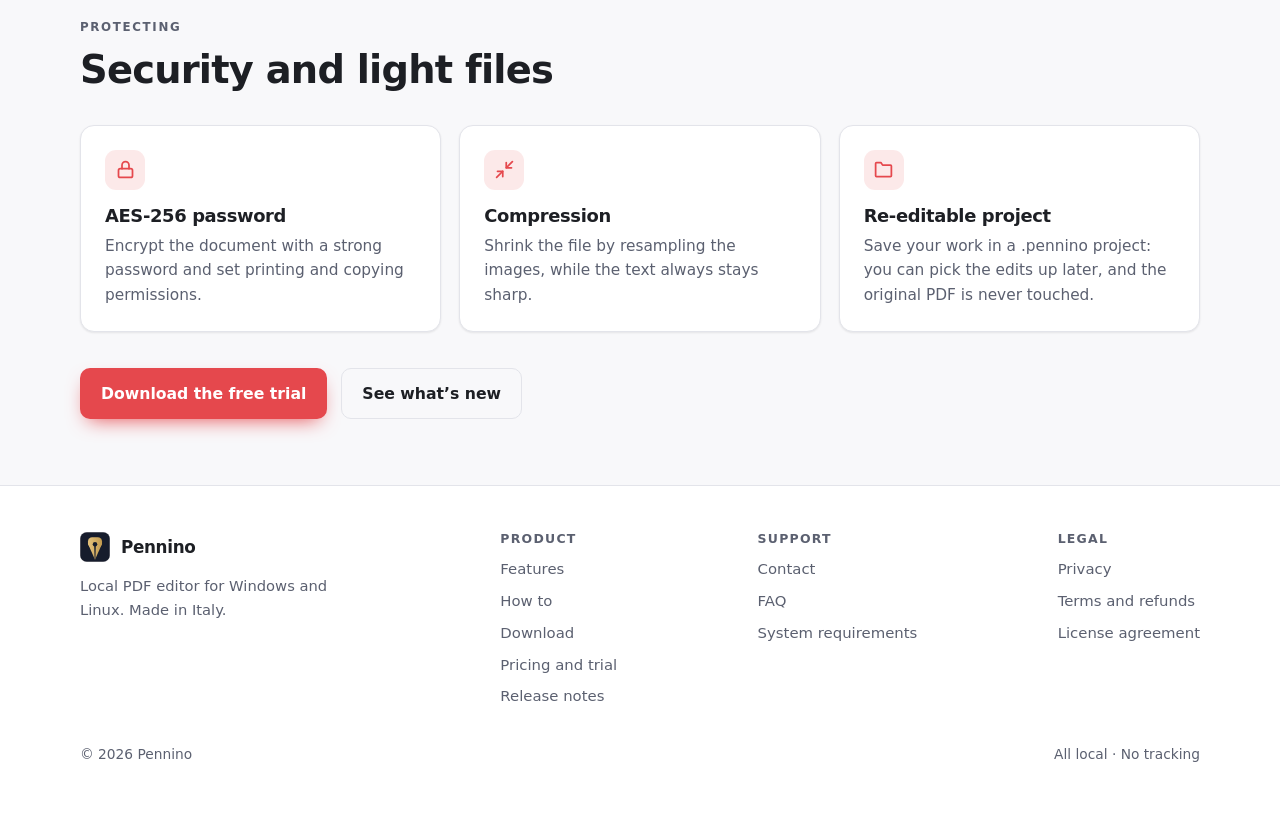
<file: funzioni.html>
<!doctype html>
<html lang="it">
<head>
<meta charset="utf-8">
<meta name="viewport" content="width=device-width, initial-scale=1">
<title>Funzioni — Pennino</title>
<meta name="description" content="Tutte le funzioni di Pennino: firma digitale PAdES, OCR, modifica testo, moduli AcroForm, confronto documenti, organizzazione pagine, protezione AES-256, compressione.">
<link rel="canonical" href="https://alexlenzi00.github.io/pennino-site/funzioni.html">
<meta property="og:type" content="website">
<meta property="og:site_name" content="Pennino">
<meta property="og:locale" content="it_IT">
<meta property="og:title" content="Tutte le funzioni — Pennino">
<meta property="og:description" content="Firma PAdES, OCR, moduli AcroForm, modifica del testo, organizzazione pagine, filigrana, Bates, confronto, password AES-256: tutto in locale.">
<meta property="og:url" content="https://alexlenzi00.github.io/pennino-site/funzioni.html">
<meta property="og:image" content="https://alexlenzi00.github.io/pennino-site/assets/img/zoom-dettaglio.png">
<meta name="twitter:card" content="summary_large_image">
<meta name="twitter:title" content="Tutte le funzioni — Pennino">
<meta name="twitter:description" content="Firma PAdES, OCR, moduli AcroForm, modifica del testo, organizzazione pagine, filigrana, Bates, confronto, password AES-256: tutto in locale.">
<meta name="twitter:image" content="https://alexlenzi00.github.io/pennino-site/assets/img/zoom-dettaglio.png">
<link rel="icon" href="assets/icon.svg">
<link rel="stylesheet" href="assets/site.css">
</head>
<body data-en-title="Features — Pennino">

<header class="nav">
  <div class="nav-in">
    <a class="brand" href="index.html"><img src="assets/icon.svg" alt=""> Pennino</a>
    <nav class="nav-links">
      <a href="index.html" data-en="Home">Home</a>
      <a href="funzioni.html" aria-current="page" data-en="Features">Funzioni</a>
      <a href="come-si-fa.html" data-en="How to">Come si fa</a>
      <a href="scarica.html" data-en="Download">Scarica</a>
      <a href="prezzi.html" data-en="Pricing">Prezzo</a>
      <a href="note-di-rilascio.html" data-en="What’s new">Novità</a>
    </nav>
    <div class="nav-right">
      <a class="btn btn-primary btn-sm cta-nav" href="prezzi.html" data-en="Buy">Acquista</a>
      <button class="icon-btn lang-btn" data-lang-toggle type="button">EN</button>
      <button class="icon-btn" data-theme-toggle type="button" aria-label="Cambia tema" title="Cambia tema">◐</button>
      <button class="icon-btn nav-toggle" data-nav-toggle type="button" aria-label="Menu">☰</button>
    </div>
  </div>
</header>

<main>
  <section class="section" style="padding-top:56px">
    <div class="wrap">
      <p class="eyebrow" data-en="Features">Funzioni</p>
      <h1 class="sec-title" style="font-size:clamp(2rem,5vw,3rem)" data-en="Everything a document needs, from the first page to the last.">Tutto quello che serve a un documento, dalla prima all'ultima pagina.</h1>
      <p class="sec-sub" data-en="Every feature runs locally on your computer. No paid add-on modules: what you see is included.">Ogni funzione lavora in locale sul tuo computer. Niente moduli aggiuntivi a pagamento: quello che vedi è incluso.</p>
    </div>
  </section>

  <section class="section">
    <div class="wrap">
      <p class="sec-label" data-en="Signing and certifying">Firmare e certificare</p>
      <h2 class="sec-title" data-en="Legally binding digital signature">Firma digitale con valore legale</h2>
      <div class="grid">
        <div class="card"><div class="ic ic--sign"></div><h3 data-en="PAdES signature">Firma PAdES</h3>
          <p data-en="Apply a PAdES-compliant cryptographic signature with your own PKCS#12 identity (signature kit, CNS or company certificate, which you must already have). Invisible, or with a visible box on the page.">Apponi una firma crittografica conforme PAdES con la tua identità PKCS#12 (kit firma, CNS o certificato aziendale, che devi già avere). Firma invisibile o con riquadro visibile sulla pagina.</p></div>
        <div class="card"><div class="ic ic--verify"></div><h3 data-en="Signature verification">Verifica delle firme</h3>
          <p data-en="Check who signed a document and whether it was modified after signing. Integrity is reported clearly.">Controlla chi ha firmato un documento e se è stato modificato dopo la firma. L'integrità viene segnalata chiaramente.</p></div>
        <div class="card"><div class="ic ic--edit"></div><h3 data-en="Graphic signature">Firma grafica</h3>
          <p data-en="Draw the signature with the mouse or type it in a handwriting typeface, save your favourites and reuse them.">Disegna la firma con il mouse o scrivila con font corsivi, salva le firme preferite e riusale.</p></div>
      </div>
    </div>
  </section>

  <section class="section">
    <div class="wrap">
      <figure class="shot">
        <img src="assets/img/modifica-testo.png" data-en-src="assets/img/modifica-testo-en.png" width="1320" height="820" loading="lazy"
             alt="Modifica del testo in corso su un preventivo: il campo di scrittura compare sopra la riga cliccata."
             data-en-alt="Editing text on a quotation: the writing field appears on top of the line you clicked.">
        <figcaption data-en="Text editing: the field appears <b>on top of</b> the line you clicked, with the same typeface and the same position.">Modifica del testo: il campo compare <b>sopra</b> la riga che hai cliccato, con lo stesso font e la stessa posizione.</figcaption>
      </figure>
    </div>
  </section>

  <section class="section">
    <div class="wrap">
      <p class="sec-label" data-en="Text and forms">Testo e moduli</p>
      <h2 class="sec-title" data-en="Edit and fill in as if on paper">Modifica e compila come su carta</h2>
      <div class="grid">
        <div class="card"><div class="ic ic--edit"></div><h3 data-en="Editing existing text">Modifica del testo esistente</h3>
          <p data-en="Correct words and lines directly in the PDF, keeping the layout: the field appears exactly on top of the text you clicked, and the neighbouring lines remain the original objects of the document. It works on lines and paragraphs; it does not reflow the whole chapter.">Correggi parole e righe direttamente nel PDF, mantenendo l'impaginazione: il campo compare esattamente sopra il testo che hai cliccato e le righe vicine restano gli oggetti originali del documento. Lavora su riga e paragrafo, non ri-impagina il capitolo.</p></div>
        <div class="card"><div class="ic ic--form"></div><h3 data-en="AcroForm forms">Moduli AcroForm</h3>
          <p data-en="It recognises interactive fields (text, checkboxes, menus) and fills them in: the file stays a standard form, openable anywhere.">Riconosce i campi interattivi (testo, caselle, menu) e li compila: il file resta un modulo standard, riapribile ovunque.</p></div>
        <div class="card"><div class="ic ic--scan"></div><h3 data-en="OCR for scans">OCR delle scansioni</h3>
          <p data-en="Adds an invisible text layer to scanned PDFs: they become searchable and selectable, without altering the image. On Windows the Tesseract engine is included: nothing to install.">Aggiunge un livello di testo invisibile ai PDF scansionati: diventano cercabili e selezionabili, senza alterare l'immagine. Su Windows il motore Tesseract &egrave; incluso: niente da installare.</p></div>
        <div class="card"><div class="ic ic--check"></div><h3 data-en="Boxes, ticks, highlighter">Caselle, spunte, evidenziatore</h3>
          <p data-en="Box-by-box text (tax code, IBAN), ticks, crosses, highlighter and freehand pen to fill in any form.">Testo a caselle (codice fiscale, IBAN), spunte, croci, evidenziatore e penna a mano libera per compilare qualsiasi modulo.</p></div>
      </div>
    </div>
  </section>

  <section class="section">
    <div class="wrap">
      <p class="sec-label" data-en="Organising">Organizzare</p>
      <h2 class="sec-title" data-en="Pages under control">Pagine sotto controllo</h2>
      <div class="grid">
        <div class="card"><div class="ic ic--layers"></div><h3 data-en="Merge, split, reorder">Unisci, dividi, riordina</h3>
          <p data-en="Drag the thumbnails to reorder, merge several PDFs, split a document, rotate and extract pages.">Trascina le miniature per riordinare, unisci più PDF, dividi un documento, ruota ed estrai pagine.</p></div>
        <div class="card"><div class="ic ic--hash"></div><h3 data-en="Numbers, watermark, Bates">Numeri, filigrana, Bates</h3>
          <p data-en="Page numbering, watermark, Bates numbering for legal use, custom headers and footers.">Numerazione pagine, filigrana, numerazione Bates per uso legale, intestazioni e piè di pagina personalizzati.</p></div>
        <div class="card"><div class="ic ic--compare"></div><h3 data-en="Document comparison">Confronto documenti</h3>
          <p data-en="Compare two versions and see the differences highlighted page by page.">Confronta due versioni e vedi le differenze evidenziate pagina per pagina.</p></div>
        <div class="card"><div class="ic ic--image"></div><h3 data-en="Export as images">Esporta come immagini</h3>
          <p data-en="Save the pages as PNG or JPEG at 96, 150 or 300 DPI.">Salva le pagine come PNG o JPEG a 96, 150 o 300 DPI.</p></div>
      </div>
    </div>
  </section>

  <section class="section">
    <div class="wrap">
      <p class="sec-label" data-en="Protecting">Proteggere</p>
      <h2 class="sec-title" data-en="Security and light files">Sicurezza e leggerezza</h2>
      <div class="grid">
        <div class="card"><div class="ic ic--lock"></div><h3 data-en="AES-256 password">Password AES-256</h3>
          <p data-en="Encrypt the document with a strong password and set printing and copying permissions.">Cifra il documento con password forte e imposta i permessi di stampa e copia.</p></div>
        <div class="card"><div class="ic ic--compress"></div><h3 data-en="Compression">Compressione</h3>
          <p data-en="Shrink the file by resampling the images, while the text always stays sharp.">Riduci il peso del file ricampionando le immagini, mantenendo il testo sempre nitido.</p></div>
        <div class="card"><div class="ic ic--folder"></div><h3 data-en="Re-editable project">Progetto rieditabile</h3>
          <p data-en="Save your work in a .pennino project: you can pick the edits up later, and the original PDF is never touched.">Salva il lavoro in un progetto .pennino: potrai riprendere le modifiche più tardi, il PDF originale non viene toccato.</p></div>
      </div>
      <div class="cta-row" style="margin-top:36px">
        <a class="btn btn-primary" href="scarica.html" data-en="Download the free trial">Scarica la prova gratuita</a>
        <a class="btn btn-ghost" href="note-di-rilascio.html" data-en="See what’s new">Vedi le novità</a>
      </div>
    </div>
  </section>
</main>

<footer class="site">
  <div class="wrap">
    <div class="cols">
      <div class="col" style="max-width:280px">
        <a class="brand" href="index.html"><img src="assets/icon.svg" alt=""> Pennino</a>
        <p class="price-note" style="margin-top:12px"><span data-en="Local PDF editor for Windows and Linux. Made in Italy.">Editor PDF locale per Windows e Linux. Fatto in Italia.</span></p>
      </div>
      <div class="col"><h4 data-en="Product">Prodotto</h4><nav>
        <a href="funzioni.html" data-en="Features">Funzioni</a><a href="come-si-fa.html" data-en="How to">Come si fa</a><a href="scarica.html" data-en="Download">Scarica</a><a href="prezzi.html" data-en="Pricing and trial">Prezzo e prova</a>
        <a href="note-di-rilascio.html" data-en="Release notes">Note di rilascio</a></nav></div>
      <div class="col"><h4 data-en="Support">Assistenza</h4><nav>
        <a href="mailto:lenzialex00@gmail.com" data-en="Contact">Contatti</a>
        <a href="prezzi.html#faq" data-en="FAQ">Domande frequenti</a>
        <a href="requisiti.html" data-en="System requirements">Requisiti di sistema</a></nav></div>
      <div class="col"><h4 data-en="Legal">Legale</h4><nav>
        <a href="privacy.html" data-en="Privacy">Privacy</a>
        <a href="termini.html" data-en="Terms and refunds">Termini e recesso</a>
        <a href="termini.html#licenza" data-en="License agreement">Licenza d'uso</a></nav></div>
    </div>
    <div class="legal"><span>© 2026 Pennino</span><span data-en="All local · No tracking">Tutto locale · Nessun tracciamento</span></div>
  </div>
</footer>
<script src="assets/site.js"></script>
</body>
</html>
</file>
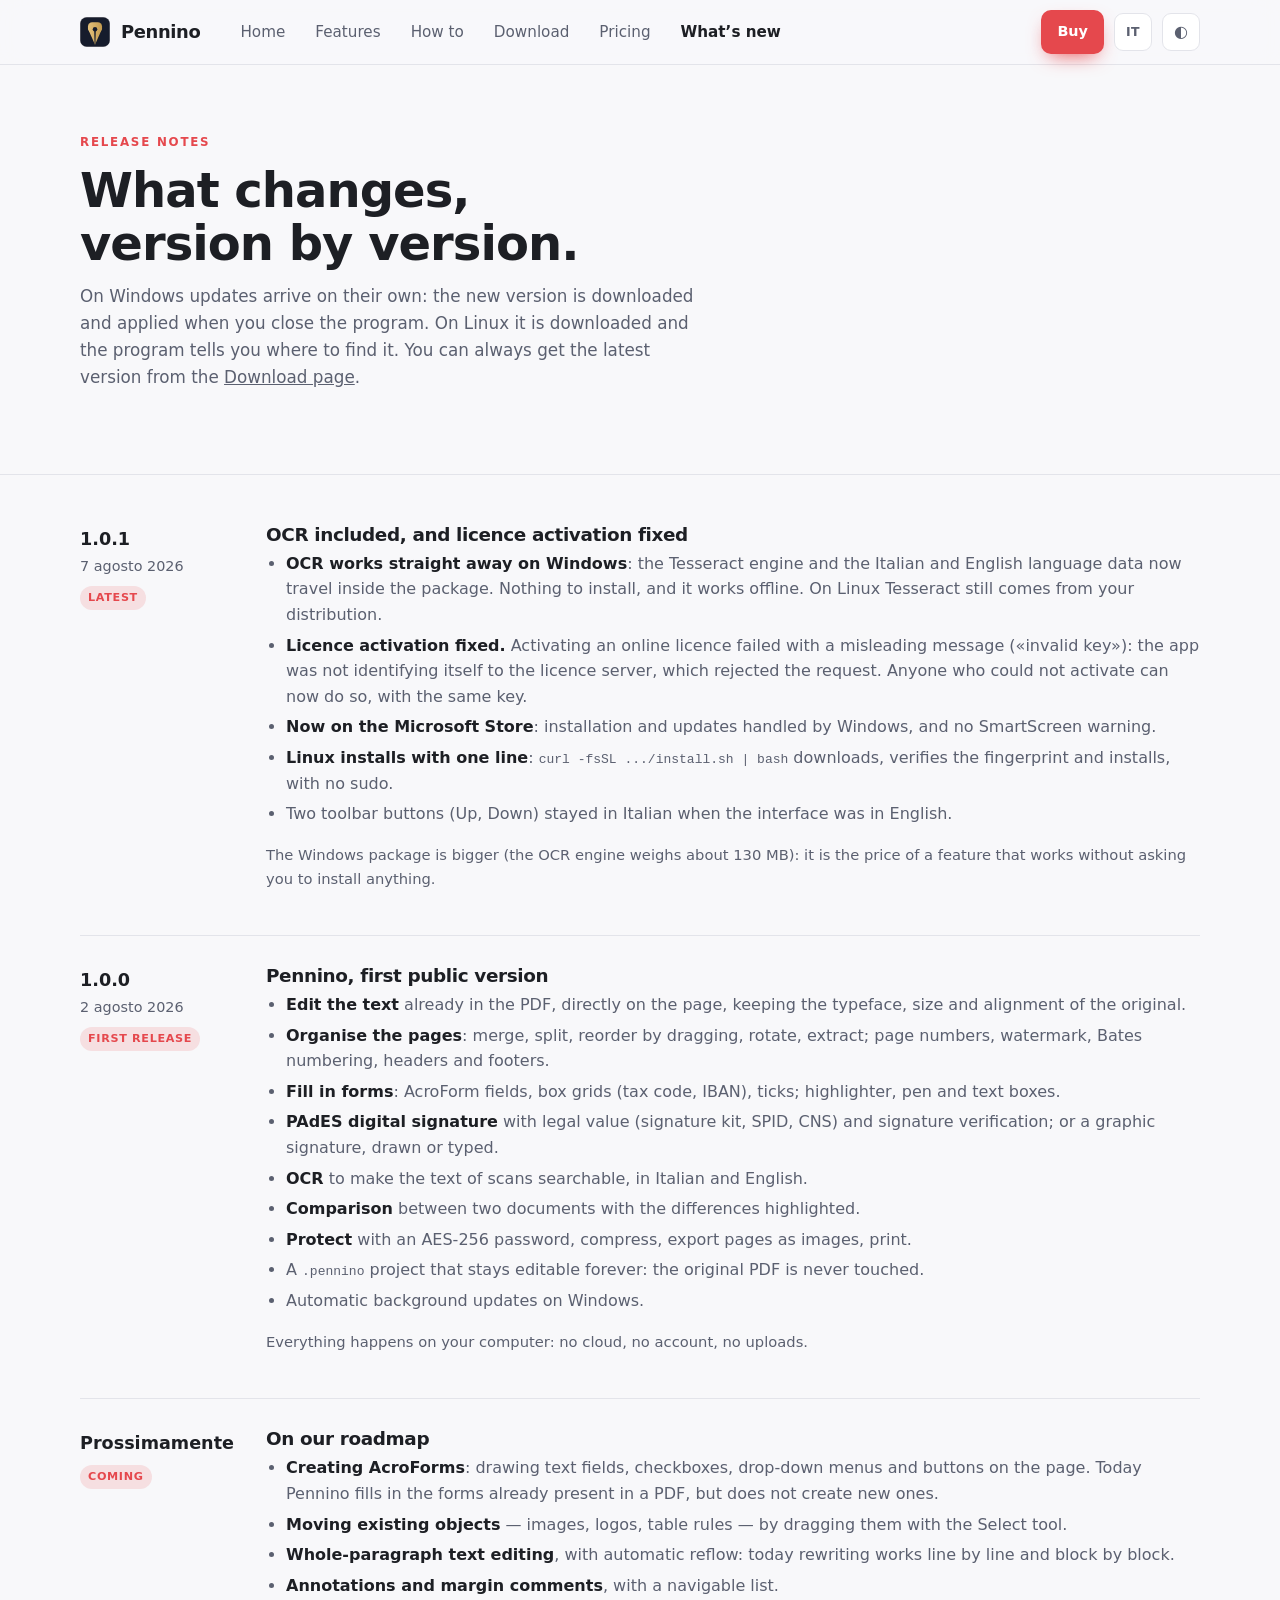
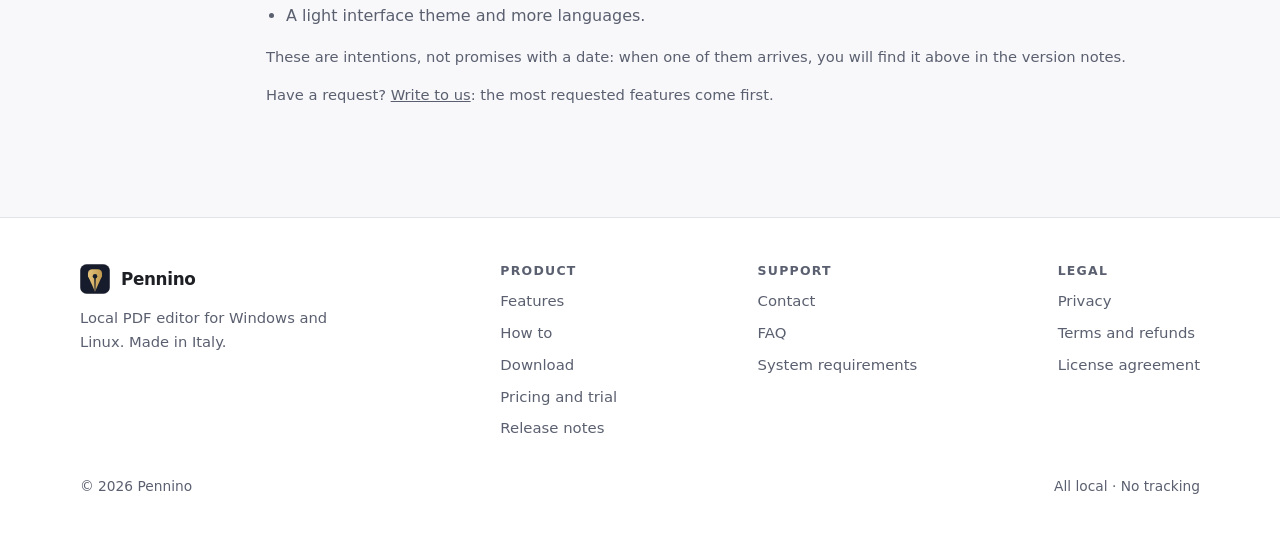
<file: note-di-rilascio.html>
<!doctype html>
<html lang="it">
<head>
<meta charset="utf-8">
<meta name="viewport" content="width=device-width, initial-scale=1">
<title>Note di rilascio — Pennino</title>
<meta name="description" content="Novità e cronologia delle versioni di Pennino.">
<link rel="canonical" href="https://alexlenzi00.github.io/pennino-site/note-di-rilascio.html">
<meta property="og:type" content="website">
<meta property="og:site_name" content="Pennino">
<meta property="og:locale" content="it_IT">
<meta property="og:title" content="Novità — Pennino">
<meta property="og:description" content="Le novità di ogni versione di Pennino.">
<meta property="og:url" content="https://alexlenzi00.github.io/pennino-site/note-di-rilascio.html">
<meta property="og:image" content="https://alexlenzi00.github.io/pennino-site/assets/img/vista-editor.png">
<meta name="twitter:card" content="summary_large_image">
<meta name="twitter:title" content="Novità — Pennino">
<meta name="twitter:description" content="Le novità di ogni versione di Pennino.">
<meta name="twitter:image" content="https://alexlenzi00.github.io/pennino-site/assets/img/vista-editor.png">
<link rel="icon" href="assets/icon.svg">
<link rel="stylesheet" href="assets/site.css">
</head>
<body data-en-title="Release notes — Pennino">

<header class="nav">
  <div class="nav-in">
    <a class="brand" href="index.html"><img src="assets/icon.svg" alt=""> Pennino</a>
    <nav class="nav-links">
      <a href="index.html" data-en="Home">Home</a>
      <a href="funzioni.html" data-en="Features">Funzioni</a>
      <a href="come-si-fa.html" data-en="How to">Come si fa</a>
      <a href="scarica.html" data-en="Download">Scarica</a>
      <a href="prezzi.html" data-en="Pricing">Prezzo</a>
      <a href="note-di-rilascio.html" aria-current="page" data-en="What’s new">Novità</a>
    </nav>
    <div class="nav-right">
      <a class="btn btn-primary btn-sm cta-nav" href="prezzi.html" data-en="Buy">Acquista</a>
      <button class="icon-btn lang-btn" data-lang-toggle type="button">EN</button>
      <button class="icon-btn" data-theme-toggle type="button" aria-label="Cambia tema" title="Cambia tema">◐</button>
      <button class="icon-btn nav-toggle" data-nav-toggle type="button" aria-label="Menu">☰</button>
    </div>
  </div>
</header>

<main>
  <section class="section" style="padding-top:56px">
    <div class="wrap">
      <p class="eyebrow" data-en="Release notes">Note di rilascio</p>
      <h1 class="sec-title" style="font-size:clamp(2rem,5vw,3rem)" data-en="What changes, version by version.">Cosa cambia, versione per versione.</h1>
      <p class="sec-sub" data-en="On Windows updates arrive on their own: the new version is downloaded and applied when you close the program. On Linux it is downloaded and the program tells you where to find it. You can always get the latest version from the <a href=&quot;scarica.html&quot;>Download page</a>.">Su Windows gli aggiornamenti arrivano da soli: la nuova versione si scarica e si applica alla chiusura del programma. Su Linux viene scaricata e il programma ti dice dove trovarla. Puoi sempre prendere l'ultima versione dalla <a href="scarica.html">pagina Scarica</a>.</p>
    </div>
  </section>

  <section class="section" style="padding-top:20px">
    <div class="wrap">

      <div class="release">
        <div class="ver"><span class="tag">1.0.1</span><div class="date">7 agosto 2026</div><span class="badge" data-en="Latest">Ultima</span></div>
        <div>
          <h3 data-en="OCR included, and licence activation fixed">OCR incluso, e l'attivazione della licenza che funziona</h3>
          <ul>
            <li data-en="<b>OCR works straight away on Windows</b>: the Tesseract engine and the Italian and English language data now travel inside the package. Nothing to install, and it works offline. On Linux Tesseract still comes from your distribution."><b>L'OCR funziona subito su Windows</b>: il motore Tesseract e i dati per
                italiano e inglese ora viaggiano dentro il pacchetto. Niente da installare,
                e funziona anche offline. Su Linux Tesseract resta quello della tua
                distribuzione.</li>
            <li data-en="<b>Licence activation fixed.</b> Activating an online licence failed with a misleading message (&laquo;invalid key&raquo;): the app was not identifying itself to the licence server, which rejected the request. Anyone who could not activate can now do so, with the same key."><b>Attivazione della licenza corretta.</b> L'attivazione di una licenza online
                falliva con un messaggio fuorviante (&laquo;chiave non valida&raquo;): il
                programma non si presentava al server delle licenze, che rifiutava la
                richiesta. Chi non riusciva ad attivare, ora ci riesce con la stessa chiave.</li>
            <li data-en="<b>Now on the Microsoft Store</b>: installation and updates handled by Windows, and no SmartScreen warning."><b>Ora anche sul Microsoft Store</b>: installazione e aggiornamenti gestiti da
                Windows, e nessun avviso SmartScreen.</li>
            <li data-en="<b>Linux installs with one line</b>: <code>curl -fsSL .../install.sh | bash</code> downloads, verifies the fingerprint and installs, with no sudo."><b>Su Linux si installa con una riga</b>:
                <code>curl -fsSL &hellip;/install.sh | bash</code> scarica, verifica
                l'impronta e installa, senza sudo.</li>
            <li data-en="Two toolbar buttons (Up, Down) stayed in Italian when the interface was in English.">Due pulsanti della barra (Su, Gi&ugrave;) restavano in italiano con
                l'interfaccia in inglese.</li>
          </ul>
          <p class="price-note" data-en="The Windows package is bigger (the OCR engine weighs about 130 MB): it is the price of a feature that works without asking you to install anything.">Il pacchetto Windows &egrave; pi&ugrave; grande (il motore OCR pesa circa 130 MB):
             &egrave; il prezzo di una funzione che va senza chiederti di installare nulla.</p>
        </div>
      </div>

      <div class="release">
        <div class="ver"><span class="tag">1.0.0</span><div class="date">2 agosto 2026</div><span class="badge" data-en="First release">Prima versione</span></div>
        <div>
          <h3 data-en="Pennino, first public version">Pennino, prima versione pubblica</h3>
          <ul>
            <li data-en="<b>Edit the text</b> already in the PDF, directly on the page, keeping the typeface, size and alignment of the original."><b>Modifica il testo</b> gi&agrave; presente nel PDF, direttamente sulla pagina,
                conservando carattere, corpo e allineamento dell'originale.</li>
            <li data-en="<b>Organise the pages</b>: merge, split, reorder by dragging, rotate, extract; page numbers, watermark, Bates numbering, headers and footers."><b>Organizza le pagine</b>: unisci, dividi, riordina trascinando, ruota, estrai;
                numeri di pagina, filigrana, numerazione Bates, intestazioni e pi&egrave; di pagina.</li>
            <li data-en="<b>Fill in forms</b>: AcroForm fields, box grids (tax code, IBAN), ticks; highlighter, pen and text boxes."><b>Compila i moduli</b> AcroForm, le caselle a griglia (codice fiscale, IBAN),
                le spunte; evidenziatore, penna e caselle di testo.</li>
            <li data-en="<b>PAdES digital signature</b> with legal value (signature kit, SPID, CNS) and signature verification; or a graphic signature, drawn or typed."><b>Firma digitale PAdES</b> con valore legale (kit firma, SPID, CNS) e verifica
                della firma; oppure firma grafica disegnata o scritta a tastiera.</li>
            <li data-en="<b>OCR</b> to make the text of scans searchable, in Italian and English."><b>OCR</b> per rendere cercabile il testo delle scansioni, in italiano e inglese.</li>
            <li data-en="<b>Comparison</b> between two documents with the differences highlighted."><b>Confronto</b> fra due documenti con le differenze evidenziate.</li>
            <li data-en="<b>Protect</b> with an AES-256 password, compress, export pages as images, print."><b>Proteggi</b> con password AES-256, comprimi, esporta le pagine come immagini, stampa.</li>
            <li data-en="A <code>.pennino</code> project that stays editable forever: the original PDF is never touched.">Progetto <code>.pennino</code> rieditabile all'infinito: il PDF originale non viene mai toccato.</li>
            <li data-en="Automatic background updates on Windows.">Aggiornamenti automatici in background su Windows.</li>
          </ul>
          <p class="price-note" data-en="Everything happens on your computer: no cloud, no account, no uploads.">Tutto avviene sul tuo computer: nessun cloud, nessun account, nessun caricamento.</p>
        </div>
      </div>

      <div class="release">
        <div class="ver"><span class="tag">Prossimamente</span><span class="badge" data-en="Coming">In arrivo</span></div>
        <div>
          <h3 data-en="On our roadmap">Sulla nostra tabella di marcia</h3>
          <ul>
            <li data-en="<b>Creating AcroForms</b>: drawing text fields, checkboxes, drop-down menus and buttons on the page. Today Pennino fills in the forms already present in a PDF, but does not create new ones."><b>Creare moduli AcroForm</b>: disegnare sulla pagina campi di testo,
                caselle di spunta, menu a tendina e pulsanti. Oggi Pennino compila i
                moduli gi&agrave; presenti in un PDF, ma non ne crea di nuovi.</li>
            <li data-en="<b>Moving existing objects</b> — images, logos, table rules — by dragging them with the Select tool."><b>Spostare gli oggetti esistenti</b> — immagini, loghi, righe di tabella —
                trascinandoli con lo strumento Seleziona.</li>
            <li data-en="<b>Whole-paragraph text editing</b>, with automatic reflow: today rewriting works line by line and block by block."><b>Modifica del testo a paragrafo intero</b>, con reimpaginazione automatica:
                oggi la riscrittura lavora per riga e per blocco.</li>
            <li data-en="<b>Annotations and margin comments</b>, with a navigable list."><b>Annotazioni e commenti a margine</b>, con elenco navigabile.</li>
            <li data-en="A light interface theme and more languages.">Tema chiaro dell'interfaccia e ulteriori lingue.</li>
          </ul>
          <p class="price-note" data-en="These are intentions, not promises with a date: when one of them arrives, you will find it above in the version notes.">Sono intenzioni, non promesse con una data: quando una di
             queste funzioni arriva, la trovi qui sopra nelle note di versione.</p>
          <p class="price-note" data-en="Have a request? <a href=&quot;mailto:lenzialex00@gmail.com&quot;>Write to us</a>: the most requested features come first.">Hai una richiesta? <a href="mailto:lenzialex00@gmail.com">Scrivici</a>: le funzioni più richieste hanno la precedenza.</p>
        </div>
      </div>

    </div>
  </section>
</main>

<footer class="site">
  <div class="wrap">
    <div class="cols">
      <div class="col" style="max-width:280px">
        <a class="brand" href="index.html"><img src="assets/icon.svg" alt=""> Pennino</a>
        <p class="price-note" style="margin-top:12px"><span data-en="Local PDF editor for Windows and Linux. Made in Italy.">Editor PDF locale per Windows e Linux. Fatto in Italia.</span></p>
      </div>
      <div class="col"><h4 data-en="Product">Prodotto</h4><nav>
        <a href="funzioni.html" data-en="Features">Funzioni</a><a href="come-si-fa.html" data-en="How to">Come si fa</a><a href="scarica.html" data-en="Download">Scarica</a><a href="prezzi.html" data-en="Pricing and trial">Prezzo e prova</a>
        <a href="note-di-rilascio.html" data-en="Release notes">Note di rilascio</a></nav></div>
      <div class="col"><h4 data-en="Support">Assistenza</h4><nav>
        <a href="mailto:lenzialex00@gmail.com" data-en="Contact">Contatti</a>
        <a href="prezzi.html#faq" data-en="FAQ">Domande frequenti</a>
        <a href="requisiti.html" data-en="System requirements">Requisiti di sistema</a></nav></div>
      <div class="col"><h4 data-en="Legal">Legale</h4><nav>
        <a href="privacy.html" data-en="Privacy">Privacy</a>
        <a href="termini.html" data-en="Terms and refunds">Termini e recesso</a>
        <a href="termini.html#licenza" data-en="License agreement">Licenza d'uso</a></nav></div>
    </div>
    <div class="legal"><span>© 2026 Pennino</span><span data-en="All local · No tracking">Tutto locale · Nessun tracciamento</span></div>
  </div>
</footer>
<script src="assets/site.js"></script>
</body>
</html>
</file>
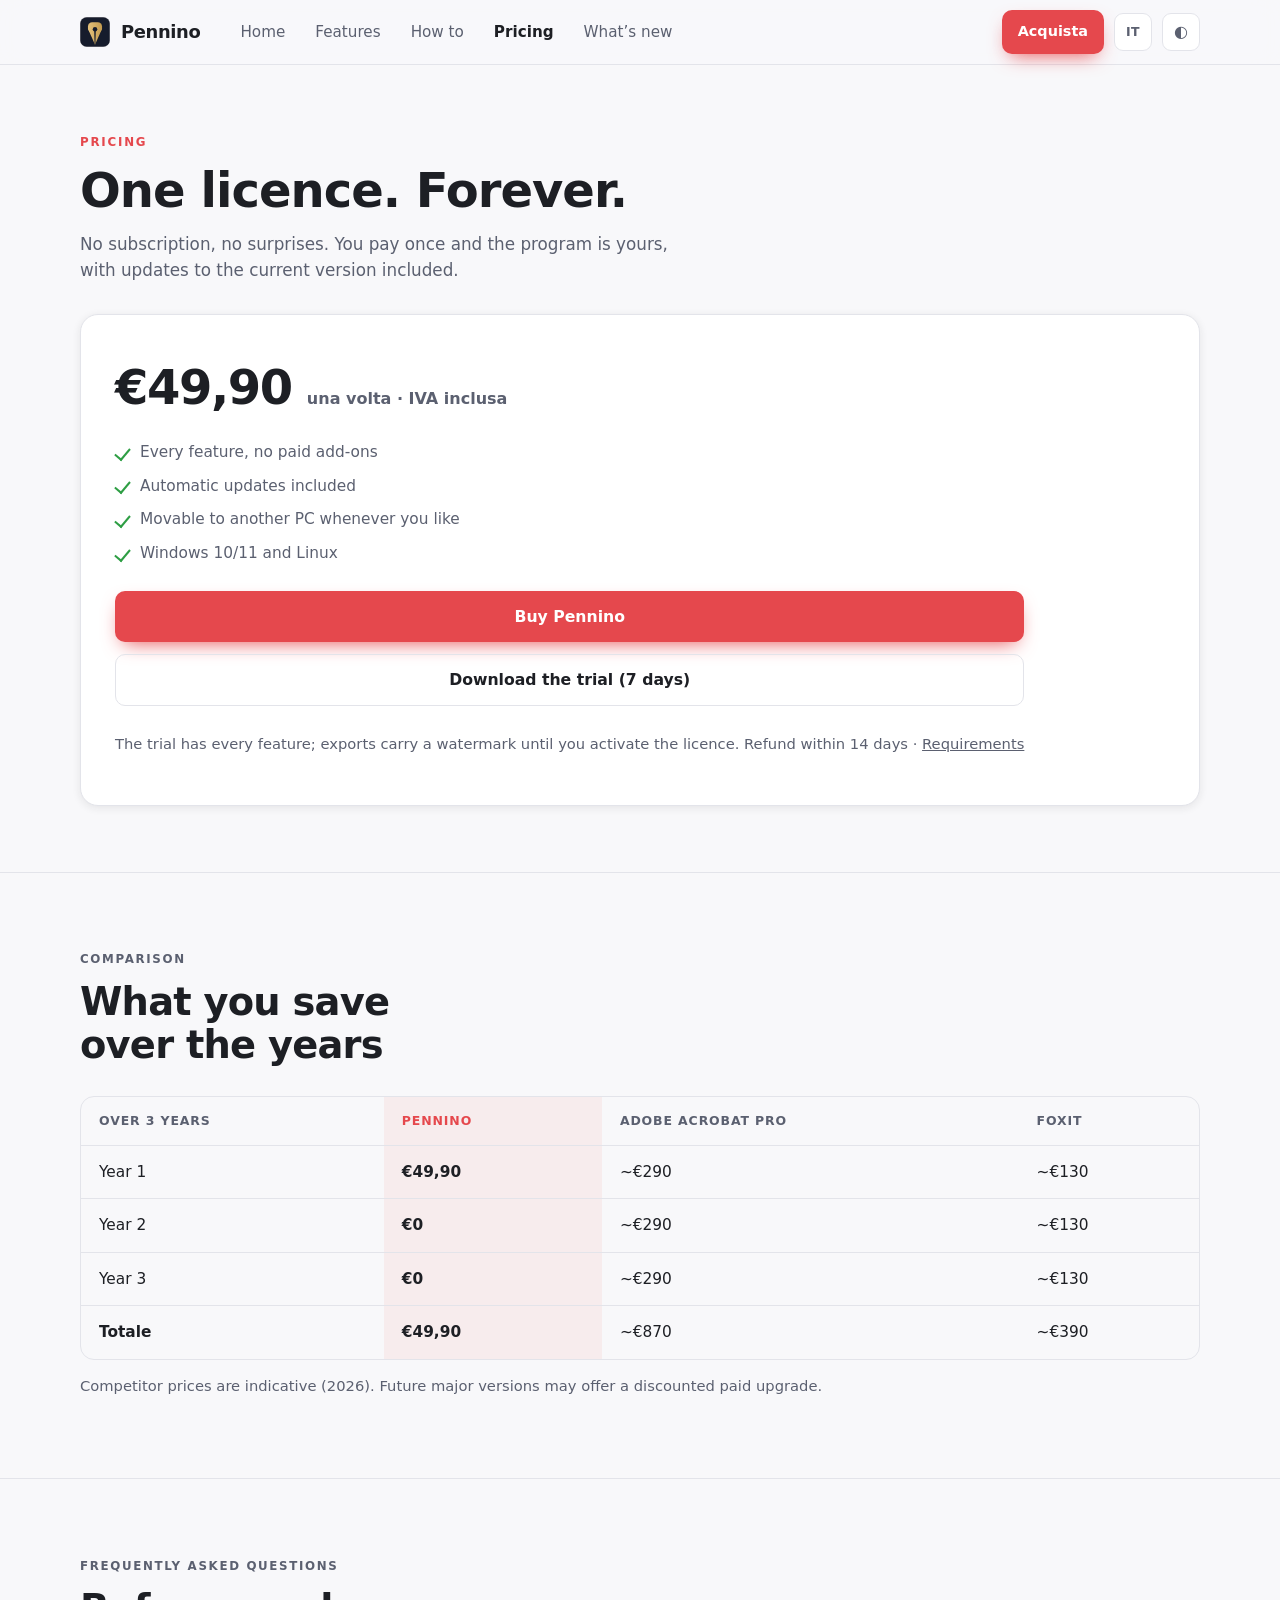
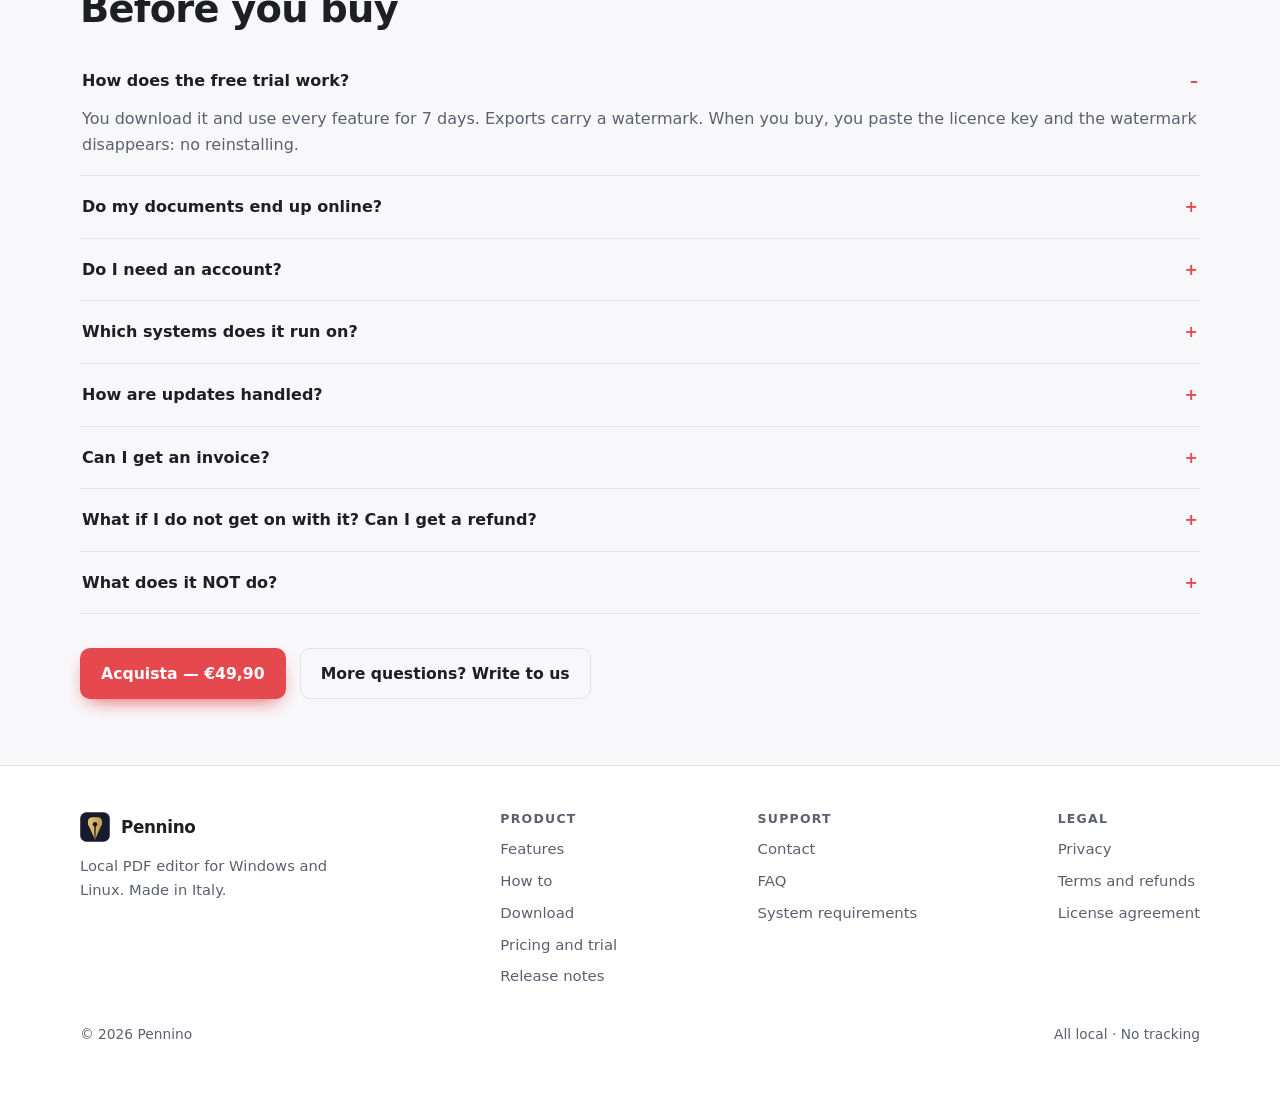
<file: prezzi.html>
<!doctype html>
<html lang="it">
<head>
<meta charset="utf-8">
<meta name="viewport" content="width=device-width, initial-scale=1">
<title>Prezzo e prova — Pennino</title>
<meta name="description" content="Pennino: €49,90 una tantum, tutte le funzioni incluse, aggiornamenti automatici. Prova gratuita di 7 giorni. Windows e Linux.">
<link rel="canonical" href="https://alexlenzi00.github.io/pennino-site/prezzi.html">
<meta property="og:type" content="website">
<meta property="og:site_name" content="Pennino">
<meta property="og:locale" content="it_IT">
<meta property="og:title" content="Prezzo e prova — Pennino">
<meta property="og:description" content="49,90 euro una tantum, tutte le funzioni incluse, aggiornamenti compresi. Prova gratuita di 7 giorni.">
<meta property="og:url" content="https://alexlenzi00.github.io/pennino-site/prezzi.html">
<meta property="og:image" content="https://alexlenzi00.github.io/pennino-site/assets/img/organizza-pagine.png">
<meta name="twitter:card" content="summary_large_image">
<meta name="twitter:title" content="Prezzo e prova — Pennino">
<meta name="twitter:description" content="49,90 euro una tantum, tutte le funzioni incluse, aggiornamenti compresi. Prova gratuita di 7 giorni.">
<meta name="twitter:image" content="https://alexlenzi00.github.io/pennino-site/assets/img/organizza-pagine.png">
<link rel="icon" href="assets/icon.svg">
<link rel="stylesheet" href="assets/site.css">
</head>
<body data-en-title="Pricing and trial — Pennino">

<header class="nav">
  <div class="nav-in">
    <a class="brand" href="index.html"><img src="assets/icon.svg" alt=""> Pennino</a>
    <nav class="nav-links">
      <a href="index.html" data-en="Home">Home</a>
      <a href="funzioni.html" data-en="Features">Funzioni</a>
      <a href="come-si-fa.html" data-en="How to">Come si fa</a>
      <a href="prezzi.html" aria-current="page" data-en="Pricing">Prezzo</a>
      <a href="note-di-rilascio.html" data-en="What’s new">Novità</a>
    </nav>
    <div class="nav-right">
      <a class="btn btn-primary btn-sm cta-nav" href="#acquista">Acquista</a>
      <button class="icon-btn lang-btn" data-lang-toggle type="button">EN</button>
      <button class="icon-btn" data-theme-toggle type="button" aria-label="Cambia tema" title="Cambia tema">◐</button>
      <button class="icon-btn nav-toggle" data-nav-toggle type="button" aria-label="Menu">☰</button>
    </div>
  </div>
</header>

<main>
  <section class="section" style="padding-top:56px" id="acquista">
    <div class="wrap">
      <p class="eyebrow" data-en="Pricing">Prezzo</p>
      <h1 class="sec-title" style="font-size:clamp(2rem,5vw,3rem)" data-en="One licence. Forever.">Una licenza. Per sempre.</h1>
      <p class="sec-sub" data-en="No subscription, no surprises. You pay once and the program is yours, with updates to the current version included.">Nessun abbonamento, nessuna sorpresa. Paghi una volta e il programma è tuo, con gli aggiornamenti della versione corrente inclusi.</p>

      <div class="buy">
        <div>
          <div class="big">€49,90 <span>una volta · IVA inclusa</span></div>
          <ul>
            <li data-en="<i class=&quot;tick&quot; aria-hidden=&quot;true&quot;></i> Every feature, no paid add-ons"><i class="tick" aria-hidden="true"></i> Tutte le funzioni, nessun modulo a pagamento</li>
            <li data-en="<i class=&quot;tick&quot; aria-hidden=&quot;true&quot;></i> Automatic updates included"><i class="tick" aria-hidden="true"></i> Aggiornamenti automatici inclusi</li>
            <li data-en="<i class=&quot;tick&quot; aria-hidden=&quot;true&quot;></i> Movable to another PC whenever you like"><i class="tick" aria-hidden="true"></i> Attivabile su un altro PC quando vuoi</li>
            <li data-en="<i class=&quot;tick&quot; aria-hidden=&quot;true&quot;></i> Windows 10/11 and Linux"><i class="tick" aria-hidden="true"></i> Windows 10/11 e Linux</li>
          </ul>
        </div>
        <div style="display:flex; flex-direction:column; gap:12px; min-width:240px">
          <a class="btn btn-primary" href="https://buy.polar.sh/polar_cl_oP7FeIqYj6aqHc2dpzZFV2p68IpL2hnYeGSc72bPpoS" style="justify-content:center" data-en="Buy Pennino">Acquista Pennino</a>
          <a class="btn btn-ghost" href="scarica.html" style="justify-content:center" data-en="Download the trial (7 days)">Scarica la prova (7 giorni)</a>
          <p class="price-note" style="text-align:center" data-en="The trial has every feature; exports carry a watermark until you activate the licence. Refund within 14 days · <a href=&quot;requisiti.html&quot;>Requirements</a>">
            La prova ha tutte le funzioni; gli export riportano una filigrana finché non attivi la licenza.<br>
            <a href="termini.html#recesso">Rimborso entro 14 giorni</a> · <a href="requisiti.html">Requisiti</a>
          </p>
        </div>
      </div>
    </div>
  </section>

  <section class="section">
    <div class="wrap">
      <p class="sec-label" data-en="Comparison">Confronto</p>
      <h2 class="sec-title" data-en="What you save over the years">Quanto risparmi negli anni</h2>
      <div class="table-scroll">
        <table>
          <thead><tr><th data-en="Over 3 years">Su 3 anni</th><th class="col-us">Pennino</th><th>Adobe Acrobat Pro</th><th>Foxit</th></tr></thead>
          <tbody>
            <tr><td data-en="Year 1">Anno 1</td><td class="col-us num">€49,90</td><td class="num">~€290</td><td class="num">~€130</td></tr>
            <tr><td data-en="Year 2">Anno 2</td><td class="col-us num">€0</td><td class="num">~€290</td><td class="num">~€130</td></tr>
            <tr><td data-en="Year 3">Anno 3</td><td class="col-us num">€0</td><td class="num">~€290</td><td class="num">~€130</td></tr>
            <tr><td><b>Totale</b></td><td class="col-us num"><b>€49,90</b></td><td class="num">~€870</td><td class="num">~€390</td></tr>
          </tbody>
        </table>
      </div>
      <p class="price-note" style="margin-top:14px" data-en="Competitor prices are indicative (2026). Future major versions may offer a discounted paid upgrade.">Prezzi dei concorrenti indicativi (2026). Le versioni maggiori future potranno prevedere un aggiornamento a pagamento scontato.</p>
    </div>
  </section>

  <section class="section faq" id="faq">
    <div class="wrap">
      <p class="sec-label" data-en="Frequently asked questions">Domande frequenti</p>
      <h2 class="sec-title" style="margin-bottom:20px" data-en="Before you buy">Prima di comprare</h2>
      <details open><summary data-en="How does the free trial work?">Come funziona la prova gratuita?</summary>
        <p data-en="You download it and use every feature for 7 days. Exports carry a watermark. When you buy, you paste the licence key and the watermark disappears: no reinstalling.">Scarichi e usi tutte le funzioni per 7 giorni. Gli export riportano una filigrana. Quando acquisti, incolli la chiave di licenza e la filigrana sparisce: nessuna reinstallazione.</p></details>
      <details><summary data-en="Do my documents end up online?">I miei documenti finiscono online?</summary>
        <p data-en="No, never. Pennino processes everything locally on your computer. The only connection is the periodic update check; the contents of your files never leave the PC.">No, mai. Pennino elabora tutto in locale sul tuo computer. L'unica connessione è il controllo periodico degli aggiornamenti; i contenuti dei tuoi file non lasciano il PC.</p></details>
      <details><summary data-en="Do I need an account?">Serve un account?</summary>
        <p data-en="No. There is no login and no cloud. The licence is a key you activate in the program; to move it to another PC you release it from the first one with <b>? → Deactivate on this device</b> and activate it wherever you like.">No. Non c'è login né cloud. La licenza è una chiave che attivi nel programma; per spostarla su un altro PC la liberi dal primo con <b>?</b> → <i>Disattiva su questo dispositivo</i> e la riattivi dove vuoi.</p></details>
      <details><summary data-en="Which systems does it run on?">Su quali sistemi funziona?</summary>
        <p data-en="Windows 10 and 11 (64-bit) and Linux x86-64: both are on the <a href=&quot;scarica.html&quot;>Download page</a>. The program is self-contained: it needs no Python or other installations. On Windows the OCR engine is included in the package; on Linux it is one command — see the <a href=&quot;requisiti.html&quot;>requirements</a>.">Windows 10 e 11 (64 bit) e Linux x86-64: entrambi si scaricano dalla <a href="scarica.html">pagina Scarica</a>. Il programma è autonomo: non richiede Python né altre installazioni. Su Windows il motore OCR &egrave; incluso nel pacchetto; su Linux basta un comando — vedi i <a href="requisiti.html">requisiti</a>.</p></details>
      <details><summary data-en="How are updates handled?">Come vengono gestiti gli aggiornamenti?</summary>
        <p data-en="Automatically and in the background: on Windows the new version is downloaded, checked against its fingerprint and applied when you close the program. On Linux it is downloaded and the program tells you where to find it; replacing it is manual.">In automatico e in background: su Windows la nuova versione viene scaricata, verificata con la sua impronta e applicata alla chiusura del programma. Su Linux viene scaricata e il programma ti dice dove trovarla, la sostituzione è manuale.</p></details>
      <details><summary data-en="Can I get an invoice?">Posso avere fattura?</summary>
        <p data-en="Yes. The purchase is handled by a reseller that issues the receipt/invoice and handles VAT; you will receive the document by e-mail.">Sì. L'acquisto è gestito da un rivenditore che emette la ricevuta/fattura e gestisce l'IVA; riceverai il documento via email.</p></details>
      <details><summary data-en="What if I do not get on with it? Can I get a refund?">E se non mi trovo bene? Posso essere rimborsato?</summary>
        <p data-en="Yes. Write to us within 14 days of purchase and we refund the full amount, no questions asked. That is exactly why the free trial has every feature: try it first, calmly. Details in the <a href=&quot;termini.html&quot;>terms</a>.">Sì. Scrivici entro 14 giorni dall'acquisto e ti rimborsiamo l'intero importo,
           senza fare domande. Proprio per questo la prova gratuita ha tutte le funzioni:
           provalo prima, con calma. Dettagli nei <a href="termini.html#recesso">termini</a>.</p></details>
      <details><summary data-en="What does it NOT do?">Che cosa NON fa?</summary>
        <p data-en="It does not reflow a whole chapter like a word processor: editing works on lines and paragraphs. It does not edit rotated text (vertical or diagonal). PDFs with non-embedded fonts are rewritten with a very similar typeface. We list them all in the <a href=&quot;requisiti.html&quot;>requirements</a>: we would rather tell you beforehand.">Non ri-impagina un capitolo intero come un word processor: la modifica lavora su
           riga e paragrafo. Non modifica il testo ruotato (verticale o in diagonale). I PDF
           con font non incorporati vengono riscritti con un font molto simile. Li elenchiamo
           tutti nei <a href="requisiti.html">requisiti</a>: preferiamo dirtelo prima.</p></details>
      <div class="cta-row" style="margin-top:34px">
        <a class="btn btn-primary" href="#acquista">Acquista — €49,90</a>
        <a class="btn btn-ghost" href="mailto:lenzialex00@gmail.com" data-en="More questions? Write to us">Hai altre domande? Scrivici</a>
      </div>
    </div>
  </section>
</main>

<footer class="site">
  <div class="wrap">
    <div class="cols">
      <div class="col" style="max-width:280px">
        <a class="brand" href="index.html"><img src="assets/icon.svg" alt=""> Pennino</a>
        <p class="price-note" style="margin-top:12px"><span data-en="Local PDF editor for Windows and Linux. Made in Italy.">Editor PDF locale per Windows e Linux. Fatto in Italia.</span></p>
      </div>
      <div class="col"><h4 data-en="Product">Prodotto</h4><nav>
        <a href="funzioni.html" data-en="Features">Funzioni</a><a href="come-si-fa.html" data-en="How to">Come si fa</a><a href="scarica.html" data-en="Download">Scarica</a><a href="prezzi.html" data-en="Pricing and trial">Prezzo e prova</a>
        <a href="note-di-rilascio.html" data-en="Release notes">Note di rilascio</a></nav></div>
      <div class="col"><h4 data-en="Support">Assistenza</h4><nav>
        <a href="mailto:lenzialex00@gmail.com" data-en="Contact">Contatti</a>
        <a href="prezzi.html#faq" data-en="FAQ">Domande frequenti</a>
        <a href="requisiti.html" data-en="System requirements">Requisiti di sistema</a></nav></div>
      <div class="col"><h4 data-en="Legal">Legale</h4><nav>
        <a href="privacy.html" data-en="Privacy">Privacy</a>
        <a href="termini.html" data-en="Terms and refunds">Termini e recesso</a>
        <a href="termini.html#licenza" data-en="License agreement">Licenza d'uso</a></nav></div>
    </div>
    <div class="legal"><span>© 2026 Pennino</span><span data-en="All local · No tracking">Tutto locale · Nessun tracciamento</span></div>
  </div>
</footer>
<script src="assets/site.js"></script>
</body>
</html>
</file>
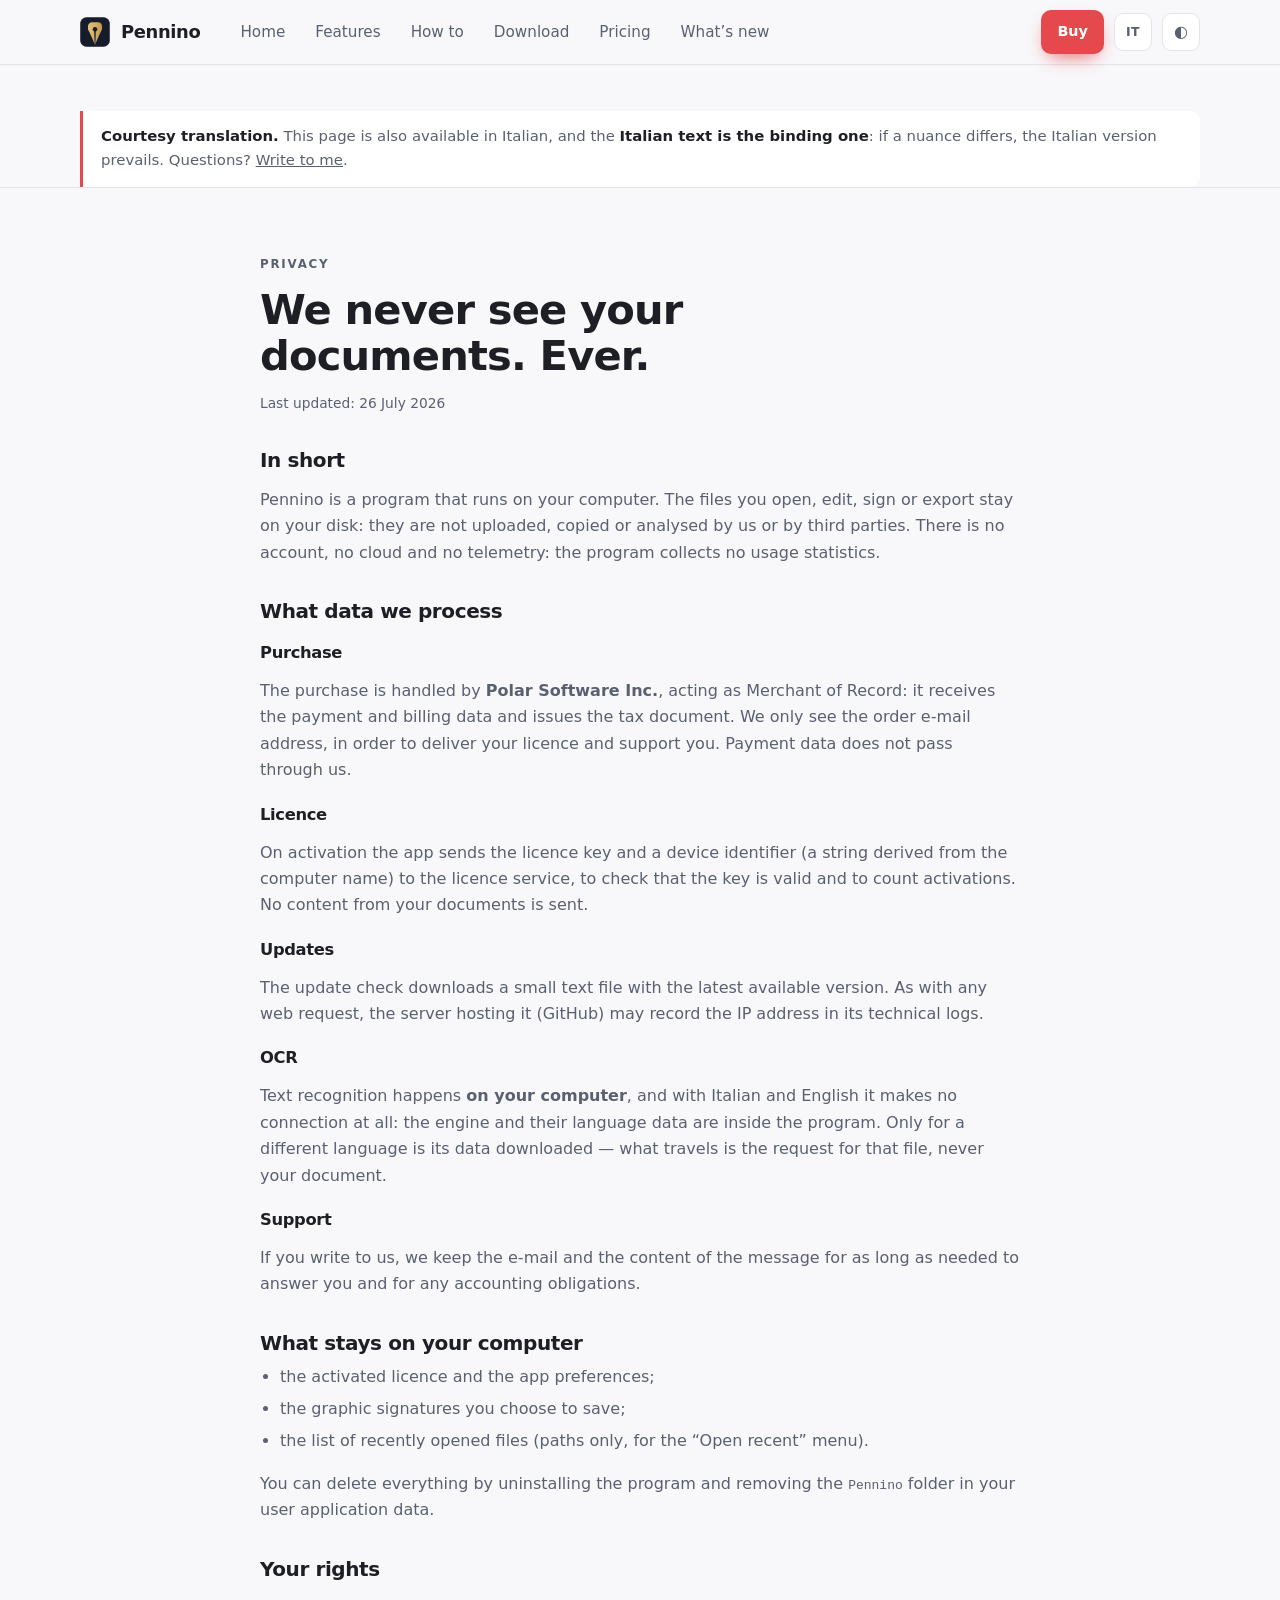
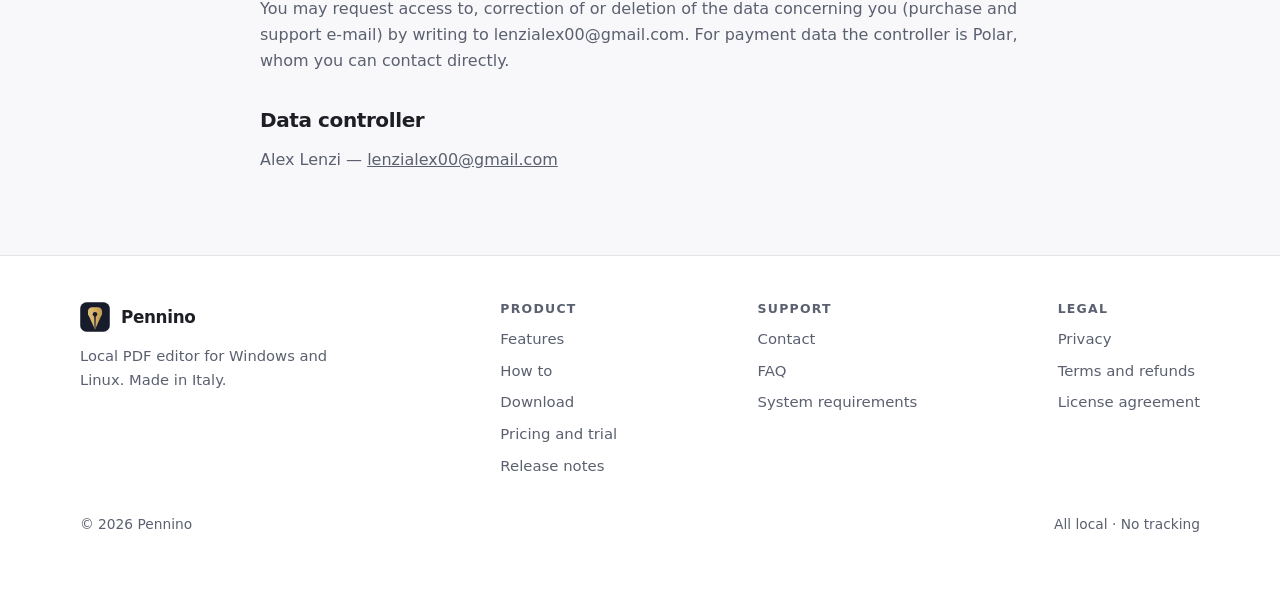
<file: privacy.html>
<!doctype html>
<html lang="it">
<head>
<meta charset="utf-8">
<meta name="viewport" content="width=device-width, initial-scale=1">
<title>Privacy — Pennino</title>
<meta name="description" content="Pennino elabora i documenti solo sul tuo computer: nessun cloud, nessun account, nessuna telemetria.">
<link rel="canonical" href="https://alexlenzi00.github.io/pennino-site/privacy.html">
<link rel="icon" href="assets/icon.svg">
<link rel="stylesheet" href="assets/site.css">
<meta property="og:type" content="website">
<meta property="og:site_name" content="Pennino">
<meta property="og:locale" content="it_IT">
<meta property="og:title" content="Privacy — Pennino">
<meta property="og:description" content="Pennino elabora i documenti solo sul tuo computer: nessun cloud, nessun account, nessuna telemetria.">
<meta property="og:url" content="https://alexlenzi00.github.io/pennino-site/privacy.html">
</head>
<body data-en-title="Privacy — Pennino">

<header class="nav">
  <div class="nav-in">
    <a class="brand" href="index.html"><img src="assets/icon.svg" alt=""> Pennino</a>
    <nav class="nav-links">
      <a href="index.html" data-en="Home">Home</a>
      <a href="funzioni.html" data-en="Features">Funzioni</a>
      <a href="come-si-fa.html" data-en="How to">Come si fa</a>
      <a href="scarica.html" data-en="Download">Scarica</a>
      <a href="prezzi.html" data-en="Pricing">Prezzo</a>
      <a href="note-di-rilascio.html" data-en="What’s new">Novità</a>
    </nav>
    <div class="nav-right">
      <a class="btn btn-primary btn-sm cta-nav" href="prezzi.html" data-en="Buy">Acquista</a>
      <button class="icon-btn lang-btn" data-lang-toggle type="button">EN</button>
      <button class="icon-btn" data-theme-toggle type="button" aria-label="Cambia tema" title="Cambia tema">◐</button>
      <button class="icon-btn nav-toggle" data-nav-toggle type="button" aria-label="Menu">☰</button>
    </div>
  </div>
</header>

<main>
  <section class="section" style="padding-top:24px;padding-bottom:0" data-untranslated><div class="wrap"><div class="note"><b>Courtesy translation.</b> This page is also available in Italian, and the <b>Italian text is the binding one</b>: if a nuance differs, the Italian version prevails. Questions? <a href="mailto:lenzialex00@gmail.com">Write to me</a>.</div></div></section>
  <section class="section" style="padding-top:56px">
    <div class="wrap legalpage">
      <p class="eyebrow" data-en="Privacy">Privacy</p>
      <h1 class="sec-title" style="font-size:clamp(1.8rem,4.5vw,2.6rem)" data-en="We never see your documents. Ever.">I tuoi documenti non li vediamo. Mai.</h1>
      <p class="updated" data-en="Last updated: 26 July 2026">Ultimo aggiornamento: 26 luglio 2026</p data-en="Last updated: 26 July 2026">

      <h2 data-en="In short">In breve</h2>
      <p data-en="Pennino is a program that runs on your computer. The files you open, edit, sign or export stay on your disk: they are not uploaded, copied or analysed by us or by third parties. There is no account, no cloud and no telemetry: the program collects no usage statistics.">Pennino &egrave; un programma che gira sul tuo computer. I file che apri, modifichi,
         firmi o esporti <b>restano sul tuo disco</b>: non vengono caricati, copiati o analizzati
         da noi n&eacute; da terzi. Non c'&egrave; un account, non c'&egrave; un cloud, non c'&egrave;
         telemetria: il programma non raccoglie statistiche d'uso.</p>

      <h2 data-en="What data we process">Quali dati trattiamo</h2>
      <h3 data-en="Purchase">Acquisto</h3>
      <p data-en="The purchase is handled by <b>Polar Software Inc.</b>, acting as Merchant of Record: it receives the payment and billing data and issues the tax document. We only see the order e-mail address, in order to deliver your licence and support you. Payment data does not pass through us.">L'acquisto &egrave; gestito da <b>Polar Software Inc.</b>, che agisce da rivenditore
         (Merchant of Record): riceve i dati di pagamento e fatturazione ed emette il documento
         fiscale. Noi vediamo solo l'indirizzo email dell'ordine, per consegnarti la licenza e
         darti assistenza. I dati di pagamento non passano da noi.</p>
      <h3 data-en="Licence">Licenza</h3>
      <p data-en="On activation the app sends the licence key and a device identifier (a string derived from the computer name) to the licence service, to check that the key is valid and to count activations. No content from your documents is sent.">All'attivazione l'app invia la chiave di licenza e un identificativo del dispositivo
         (una stringa derivata dal nome del computer) al servizio licenze, per verificare che la
         chiave sia valida e contare le attivazioni. Nessun contenuto dei tuoi documenti viene
         inviato.</p>
      <h3 data-en="Updates">Aggiornamenti</h3>
      <p data-en="The update check downloads a small text file with the latest available version. As with any web request, the server hosting it (GitHub) may record the IP address in its technical logs.">Il controllo aggiornamenti scarica un piccolo file di testo con l'ultima versione
         disponibile. Come per ogni richiesta web, il server che lo ospita (GitHub) pu&ograve;
         registrare l'indirizzo IP nei propri log tecnici.</p>
      <h3>OCR</h3>
      <p data-en="Text recognition happens <b>on your computer</b>, and with Italian and English it makes no connection at all: the engine and their language data are inside the program. Only for a different language is its data downloaded — what travels is the request for that file, never your document.">Il riconoscimento del testo avviene <b>sul tuo computer</b> e, con italiano e inglese,
         non fa alcuna connessione: il motore e i dati di quelle lingue sono dentro il
         programma. Solo per una lingua diversa i suoi dati vengono scaricati: viaggia la
         richiesta del file, mai il tuo documento.</p>
      <h3 data-en="Support">Assistenza</h3>
      <p data-en="If you write to us, we keep the e-mail and the content of the message for as long as needed to answer you and for any accounting obligations.">Se ci scrivi, conserviamo l'email e il contenuto del messaggio per il tempo necessario a
         risponderti e per eventuali obblighi contabili.</p>

      <h2 data-en="What stays on your computer">Che cosa resta sul tuo computer</h2>
      <ul>
        <li data-en="the activated licence and the app preferences;">la licenza attivata e le preferenze dell'app;</li>
        <li data-en="the graphic signatures you choose to save;">le firme grafiche che scegli di salvare;</li>
        <li data-en="the list of recently opened files (paths only, for the “Open recent” menu).">l'elenco dei file aperti di recente (solo i percorsi, per il menu "Apri recenti").</li>
      </ul>
      <p data-en="You can delete everything by uninstalling the program and removing the <code>Pennino</code> folder in your user application data.">Puoi cancellare tutto disinstallando il programma ed eliminando la cartella
         <code>Pennino</code> nei dati applicazione del tuo utente.</p>

      <h2 data-en="Your rights">I tuoi diritti</h2>
      <p data-en="You may request access to, correction of or deletion of the data concerning you (purchase and support e-mail) by writing to lenzialex00@gmail.com. For payment data the controller is Polar, whom you can contact directly.">Puoi chiedere accesso, rettifica o cancellazione dei dati che ti riguardano (email
         d'acquisto e di assistenza) scrivendo a
         <a href="mailto:lenzialex00@gmail.com">lenzialex00@gmail.com</a>. Per i dati di pagamento
         il titolare &egrave; Polar, a cui puoi rivolgerti direttamente.</p>

      <h2 data-en="Data controller">Titolare</h2>
      <p>Alex Lenzi &mdash; <a href="mailto:lenzialex00@gmail.com">lenzialex00@gmail.com</a></p>
    </div>
  </section>
</main>

<footer class="site">
  <div class="wrap">
    <div class="cols">
      <div class="col" style="max-width:280px">
        <a class="brand" href="index.html"><img src="assets/icon.svg" alt=""> Pennino</a>
        <p class="price-note" style="margin-top:12px"><span data-en="Local PDF editor for Windows and Linux. Made in Italy.">Editor PDF locale per Windows e Linux. Fatto in Italia.</span></p>
      </div>
      <div class="col"><h4 data-en="Product">Prodotto</h4><nav>
        <a href="funzioni.html" data-en="Features">Funzioni</a><a href="come-si-fa.html" data-en="How to">Come si fa</a><a href="scarica.html" data-en="Download">Scarica</a><a href="prezzi.html" data-en="Pricing and trial">Prezzo e prova</a>
        <a href="note-di-rilascio.html" data-en="Release notes">Note di rilascio</a></nav></div>
      <div class="col"><h4 data-en="Support">Assistenza</h4><nav>
        <a href="mailto:lenzialex00@gmail.com" data-en="Contact">Contatti</a>
        <a href="prezzi.html#faq" data-en="FAQ">Domande frequenti</a>
        <a href="requisiti.html" data-en="System requirements">Requisiti di sistema</a></nav></div>
      <div class="col"><h4 data-en="Legal">Legale</h4><nav>
        <a href="privacy.html" data-en="Privacy">Privacy</a>
        <a href="termini.html" data-en="Terms and refunds">Termini e recesso</a>
        <a href="termini.html#licenza" data-en="License agreement">Licenza d'uso</a></nav></div>
    </div>
    <div class="legal"><span>© 2026 Pennino</span><span data-en="All local · No tracking">Tutto locale · Nessun tracciamento</span></div>
  </div>
</footer>
<script src="assets/site.js"></script>
</body>
</html>
</file>
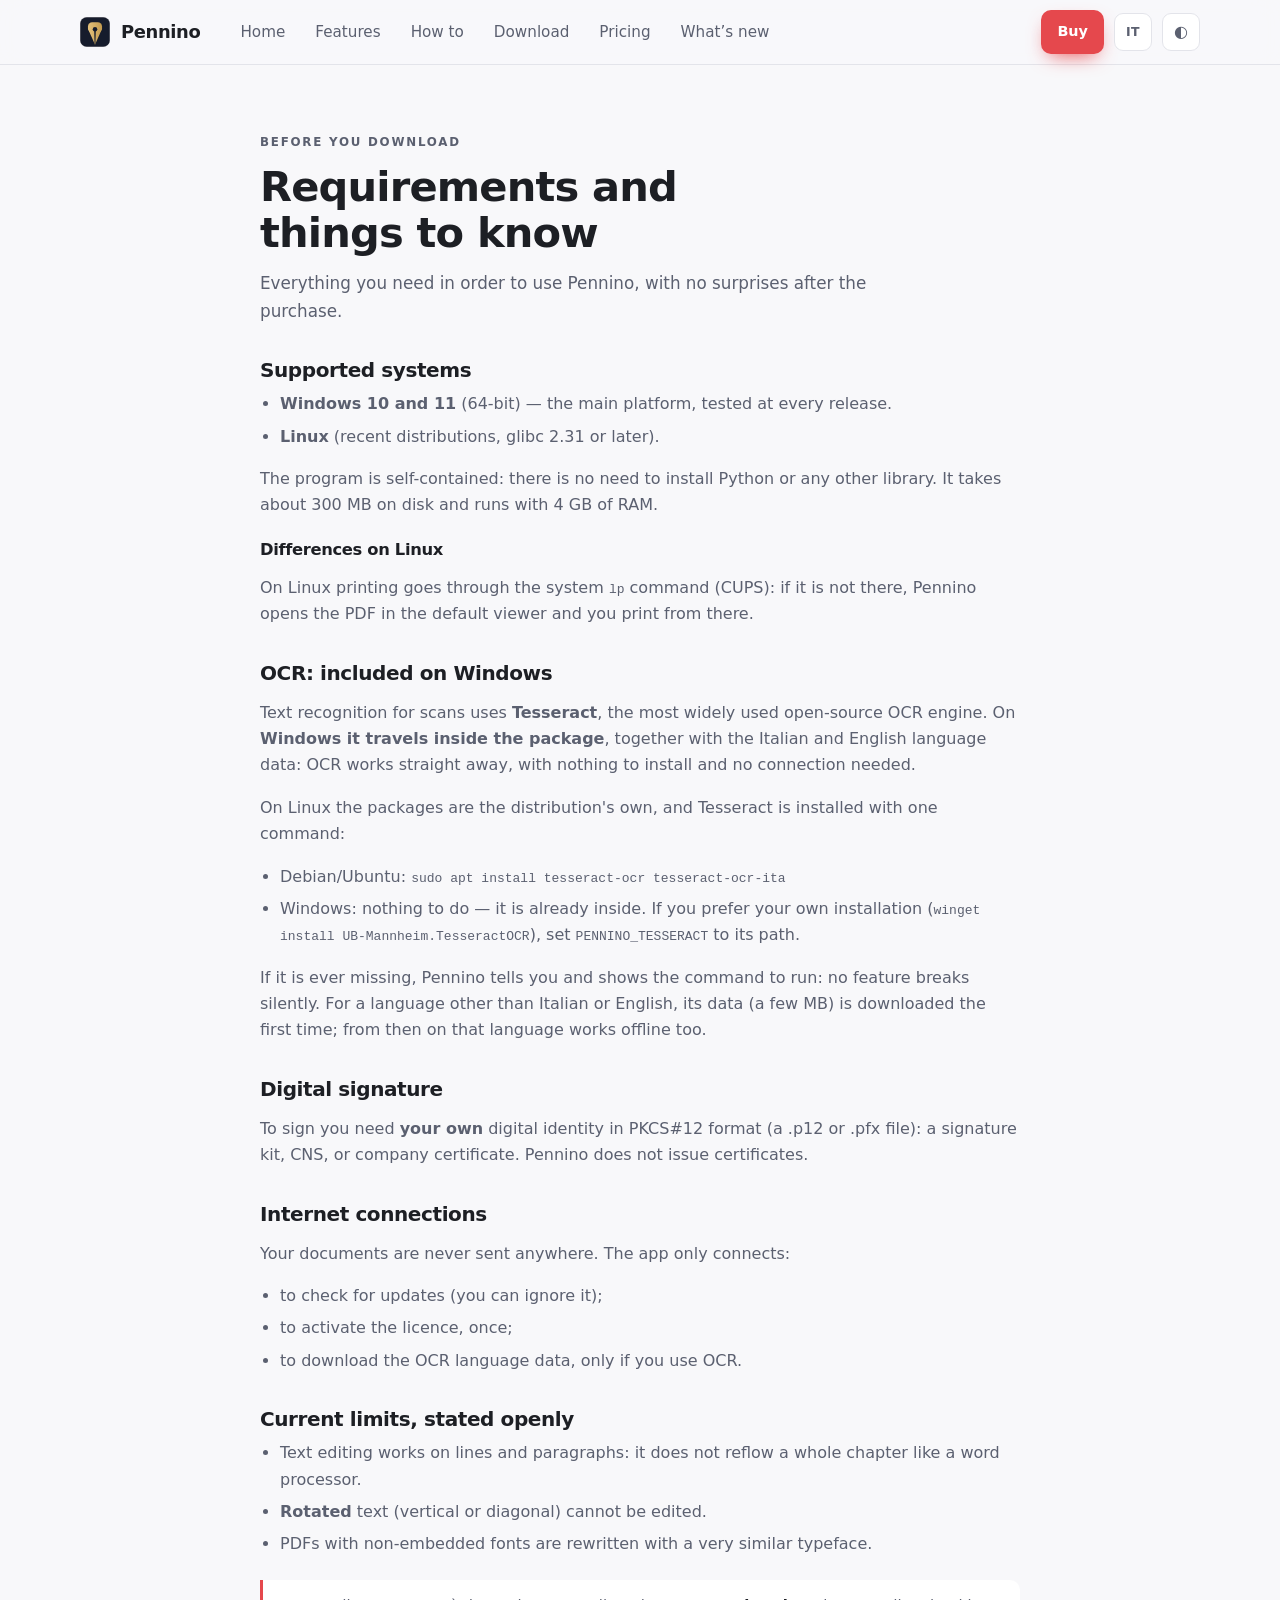
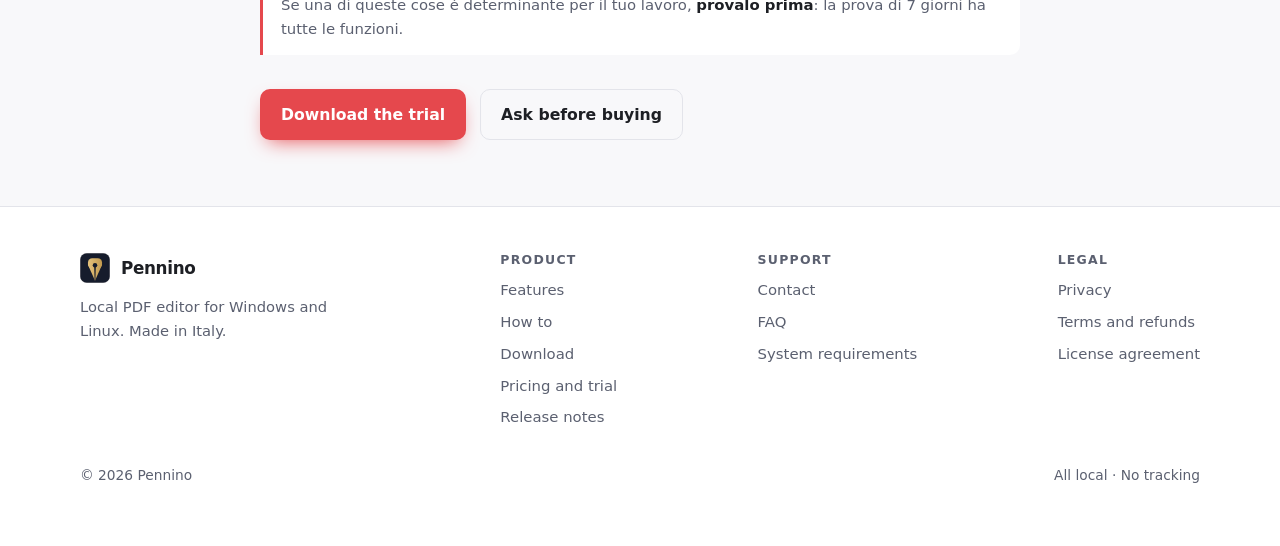
<file: requisiti.html>
<!doctype html>
<html lang="it">
<head>
<meta charset="utf-8">
<meta name="viewport" content="width=device-width, initial-scale=1">
<title>Requisiti di sistema — Pennino</title>
<meta name="description" content="Sistemi supportati, requisiti per OCR e firma digitale, connessioni usate e limiti dichiarati di Pennino.">
<link rel="canonical" href="https://alexlenzi00.github.io/pennino-site/requisiti.html">
<link rel="icon" href="assets/icon.svg">
<link rel="stylesheet" href="assets/site.css">
<meta property="og:type" content="website">
<meta property="og:site_name" content="Pennino">
<meta property="og:locale" content="it_IT">
<meta property="og:title" content="Requisiti di sistema — Pennino">
<meta property="og:description" content="Sistemi supportati, requisiti per OCR e firma digitale, connessioni usate e limiti dichiarati di Pennino.">
<meta property="og:url" content="https://alexlenzi00.github.io/pennino-site/requisiti.html">
</head>
<body data-en-title="System requirements — Pennino">

<header class="nav">
  <div class="nav-in">
    <a class="brand" href="index.html"><img src="assets/icon.svg" alt=""> Pennino</a>
    <nav class="nav-links">
      <a href="index.html" data-en="Home">Home</a>
      <a href="funzioni.html" data-en="Features">Funzioni</a>
      <a href="come-si-fa.html" data-en="How to">Come si fa</a>
      <a href="scarica.html" data-en="Download">Scarica</a>
      <a href="prezzi.html" data-en="Pricing">Prezzo</a>
      <a href="note-di-rilascio.html" data-en="What’s new">Novità</a>
    </nav>
    <div class="nav-right">
      <a class="btn btn-primary btn-sm cta-nav" href="prezzi.html" data-en="Buy">Acquista</a>
      <button class="icon-btn lang-btn" data-lang-toggle type="button">EN</button>
      <button class="icon-btn" data-theme-toggle type="button" aria-label="Cambia tema" title="Cambia tema">◐</button>
      <button class="icon-btn nav-toggle" data-nav-toggle type="button" aria-label="Menu">☰</button>
    </div>
  </div>
</header>

<main>
  <section class="section" style="padding-top:56px">
    <div class="wrap legalpage">
      <p class="eyebrow" data-en="Before you download">Prima di scaricare</p>
      <h1 class="sec-title" style="font-size:clamp(1.8rem,4.5vw,2.6rem)" data-en="Requirements and things to know">Requisiti e cose da sapere</h1>
      <p class="sec-sub" data-en="Everything you need in order to use Pennino, with no surprises after the purchase.">Tutto quello che serve per usare Pennino, senza sorprese dopo l'acquisto.</p>

      <h2 data-en="Supported systems">Sistemi supportati</h2>
      <ul>
        <li data-en="<b>Windows 10 and 11</b> (64-bit) — the main platform, tested at every release."><b>Windows 10 e 11</b> (64 bit) &mdash; versione principale, provata a ogni rilascio.</li>
        <li data-en="<b>Linux</b> (recent distributions, glibc 2.31 or later)."><b>Linux</b> (distribuzioni recenti, glibc 2.31 o successiva).</li>
      </ul>
      <p data-en="The program is self-contained: there is no need to install Python or any other library. It takes about 300 MB on disk and runs with 4 GB of RAM.">Il programma &egrave; autonomo: non serve installare Python n&eacute; altre librerie.
         Occupa circa 300 MB su disco e funziona con 4 GB di RAM.</p>

      <h3 data-en="Differences on Linux">Differenze su Linux</h3>
      <p data-en="On Linux printing goes through the system <code>lp</code> command (CUPS): if it is not there, Pennino opens the PDF in the default viewer and you print from there.">Su Linux la stampa passa dal comando di sistema <code>lp</code> (CUPS): se non c'&egrave;,
         Pennino apre il PDF nel visualizzatore predefinito e stampi da l&igrave;.
         L'aggiornamento automatico su Linux <b>scarica</b> la nuova versione ma va sostituita
         a mano: te lo diciamo con un messaggio, non succede in silenzio.</p>

      <h2 id="ocr" data-en="OCR: included on Windows">OCR: incluso su Windows</h2>
      <p data-en="Text recognition for scans uses <b>Tesseract</b>, the most widely used open-source OCR engine. On <b>Windows it travels inside the package</b>, together with the Italian and English language data: OCR works straight away, with nothing to install and no connection needed."><b>Su Windows non devi installare nulla</b>: il riconoscimento del testo usa
         <b>Tesseract</b>, il motore OCR open source pi&ugrave; diffuso, e viaggia
         dentro il pacchetto insieme ai dati per italiano e inglese. L'OCR funziona
         subito, anche senza connessione.</p>
      <p data-en="On Linux the packages are the distribution's own, and Tesseract is installed with one command:">Su Linux i pacchetti sono quelli della distribuzione, e Tesseract si installa
         con un comando:</p>
      <ul>
        <li>Debian/Ubuntu: <code>sudo apt install tesseract-ocr tesseract-ocr-ita</code></li>
        <li data-en="Windows: nothing to do — it is already inside. If you prefer your own installation (<code>winget install UB-Mannheim.TesseractOCR</code>), set <code>PENNINO_TESSERACT</code> to its path.">Windows: niente da fare, &egrave; gi&agrave; dentro. Se preferisci la
            <em>tua</em> installazione (<code>winget install UB-Mannheim.TesseractOCR</code>),
            indicala nella variabile <code>PENNINO_TESSERACT</code>.</li>
      </ul>
      <p data-en="If it is ever missing, Pennino tells you and shows the command to run: no feature breaks silently. For a language other than Italian or English, its data (a few MB) is downloaded the first time; from then on that language works offline too.">Se dovesse mancare, Pennino te lo dice e ti mostra il comando da eseguire: nessuna
         funzione si rompe in silenzio. Per una lingua diversa da italiano e inglese, i
         suoi dati (pochi MB) vengono scaricati la prima volta; da quel momento funziona
         anche quella offline.</p>

      <h2 data-en="Digital signature">Firma digitale</h2>
      <p data-en="To sign you need <b>your own</b> digital identity in PKCS#12 format (a .p12 or .pfx file): a signature kit, CNS, or company certificate. Pennino does not issue certificates.">Per firmare serve la <b>tua</b> identit&agrave; digitale in formato PKCS#12
         (file <code>.p12</code> o <code>.pfx</code>): kit firma, CNS, o certificato aziendale.
         Pennino non emette certificati e non ne vende. La verifica delle firme ricevute
         funziona sempre, anche senza un certificato tuo.</p>

      <h2 data-en="Internet connections">Connessioni a internet</h2>
      <p data-en="Your documents are never sent anywhere. The app only connects:">I tuoi documenti non vengono mai inviati da nessuna parte. L'app si collega solo:</p>
      <ul>
        <li data-en="to check for updates (you can ignore it);">al controllo aggiornamenti (si pu&ograve; ignorare);</li>
        <li data-en="to activate the licence, once;">all'attivazione della licenza, una volta;</li>
        <li data-en="to download the OCR language data, only if you use OCR.">al download dei dati lingua dell'OCR, solo se usi l'OCR.</li>
      </ul>

      <h2 data-en="Current limits, stated openly">Limiti attuali, dichiarati</h2>
      <ul>
        <li data-en="Text editing works on lines and paragraphs: it does not reflow a whole chapter like a word processor.">La modifica del testo lavora su riga e paragrafo: <b>non</b> ri-impagina un capitolo
            intero come un word processor.</li>
        <li data-en="<b>Rotated</b> text (vertical or diagonal) cannot be edited.">Il testo <b>ruotato</b> (verticale o in diagonale) non &egrave; modificabile.</li>
        <li data-en="PDFs with non-embedded fonts are rewritten with a very similar typeface.">I PDF con font non incorporati vengono riscritti con un font molto simile.</li>
      </ul>
      <div class="note">Se una di queste cose &egrave; determinante per il tuo lavoro,
        <b>provalo prima</b>: la prova di 7 giorni ha tutte le funzioni.</div>

      <div class="cta-row" style="margin-top:34px">
        <a class="btn btn-primary" href="scarica.html" data-en="Download the trial">Scarica la prova</a>
        <a class="btn btn-ghost" href="mailto:lenzialex00@gmail.com" data-en="Ask before buying">Chiedi prima di comprare</a>
      </div>
    </div>
  </section>
</main>

<footer class="site">
  <div class="wrap">
    <div class="cols">
      <div class="col" style="max-width:280px">
        <a class="brand" href="index.html"><img src="assets/icon.svg" alt=""> Pennino</a>
        <p class="price-note" style="margin-top:12px"><span data-en="Local PDF editor for Windows and Linux. Made in Italy.">Editor PDF locale per Windows e Linux. Fatto in Italia.</span></p>
      </div>
      <div class="col"><h4 data-en="Product">Prodotto</h4><nav>
        <a href="funzioni.html" data-en="Features">Funzioni</a><a href="come-si-fa.html" data-en="How to">Come si fa</a><a href="scarica.html" data-en="Download">Scarica</a><a href="prezzi.html" data-en="Pricing and trial">Prezzo e prova</a>
        <a href="note-di-rilascio.html" data-en="Release notes">Note di rilascio</a></nav></div>
      <div class="col"><h4 data-en="Support">Assistenza</h4><nav>
        <a href="mailto:lenzialex00@gmail.com" data-en="Contact">Contatti</a>
        <a href="prezzi.html#faq" data-en="FAQ">Domande frequenti</a>
        <a href="requisiti.html" data-en="System requirements">Requisiti di sistema</a></nav></div>
      <div class="col"><h4 data-en="Legal">Legale</h4><nav>
        <a href="privacy.html" data-en="Privacy">Privacy</a>
        <a href="termini.html" data-en="Terms and refunds">Termini e recesso</a>
        <a href="termini.html#licenza" data-en="License agreement">Licenza d'uso</a></nav></div>
    </div>
    <div class="legal"><span>© 2026 Pennino</span><span data-en="All local · No tracking">Tutto locale · Nessun tracciamento</span></div>
  </div>
</footer>
<script src="assets/site.js"></script>
</body>
</html>
</file>
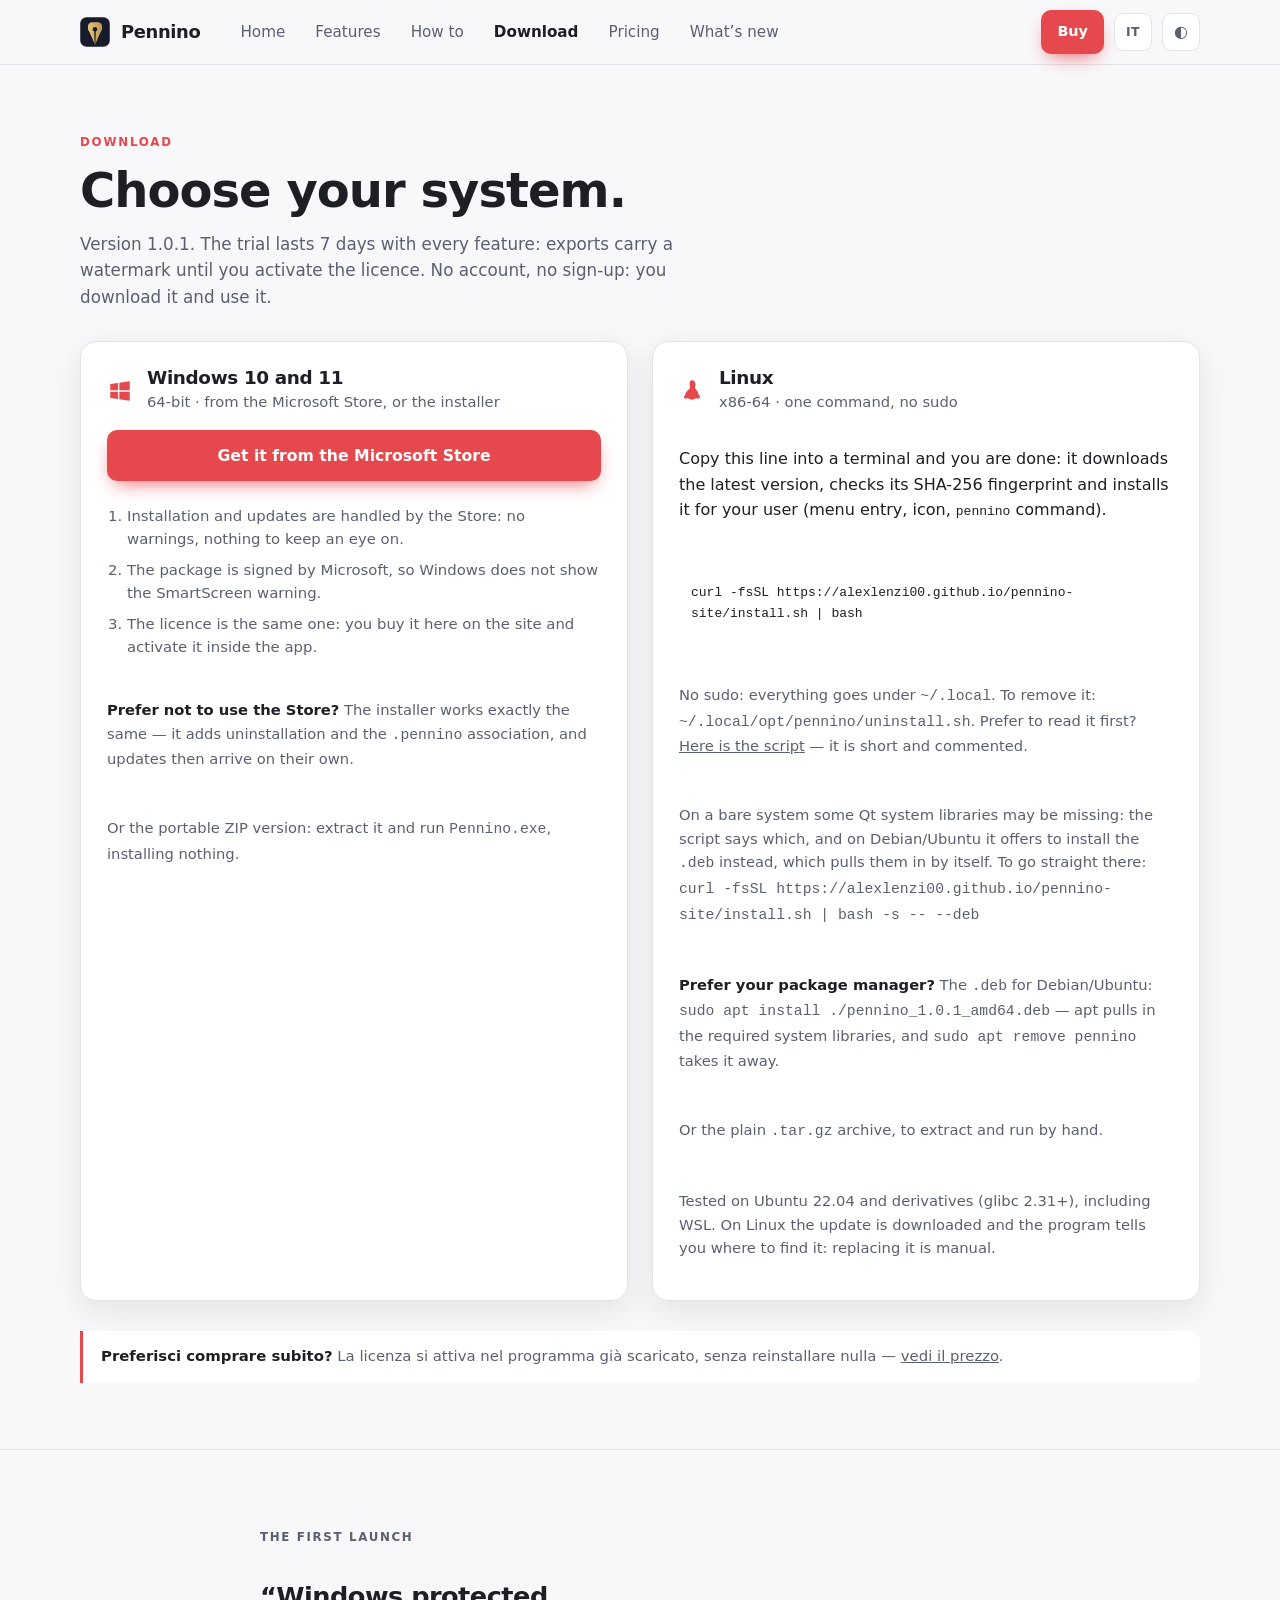
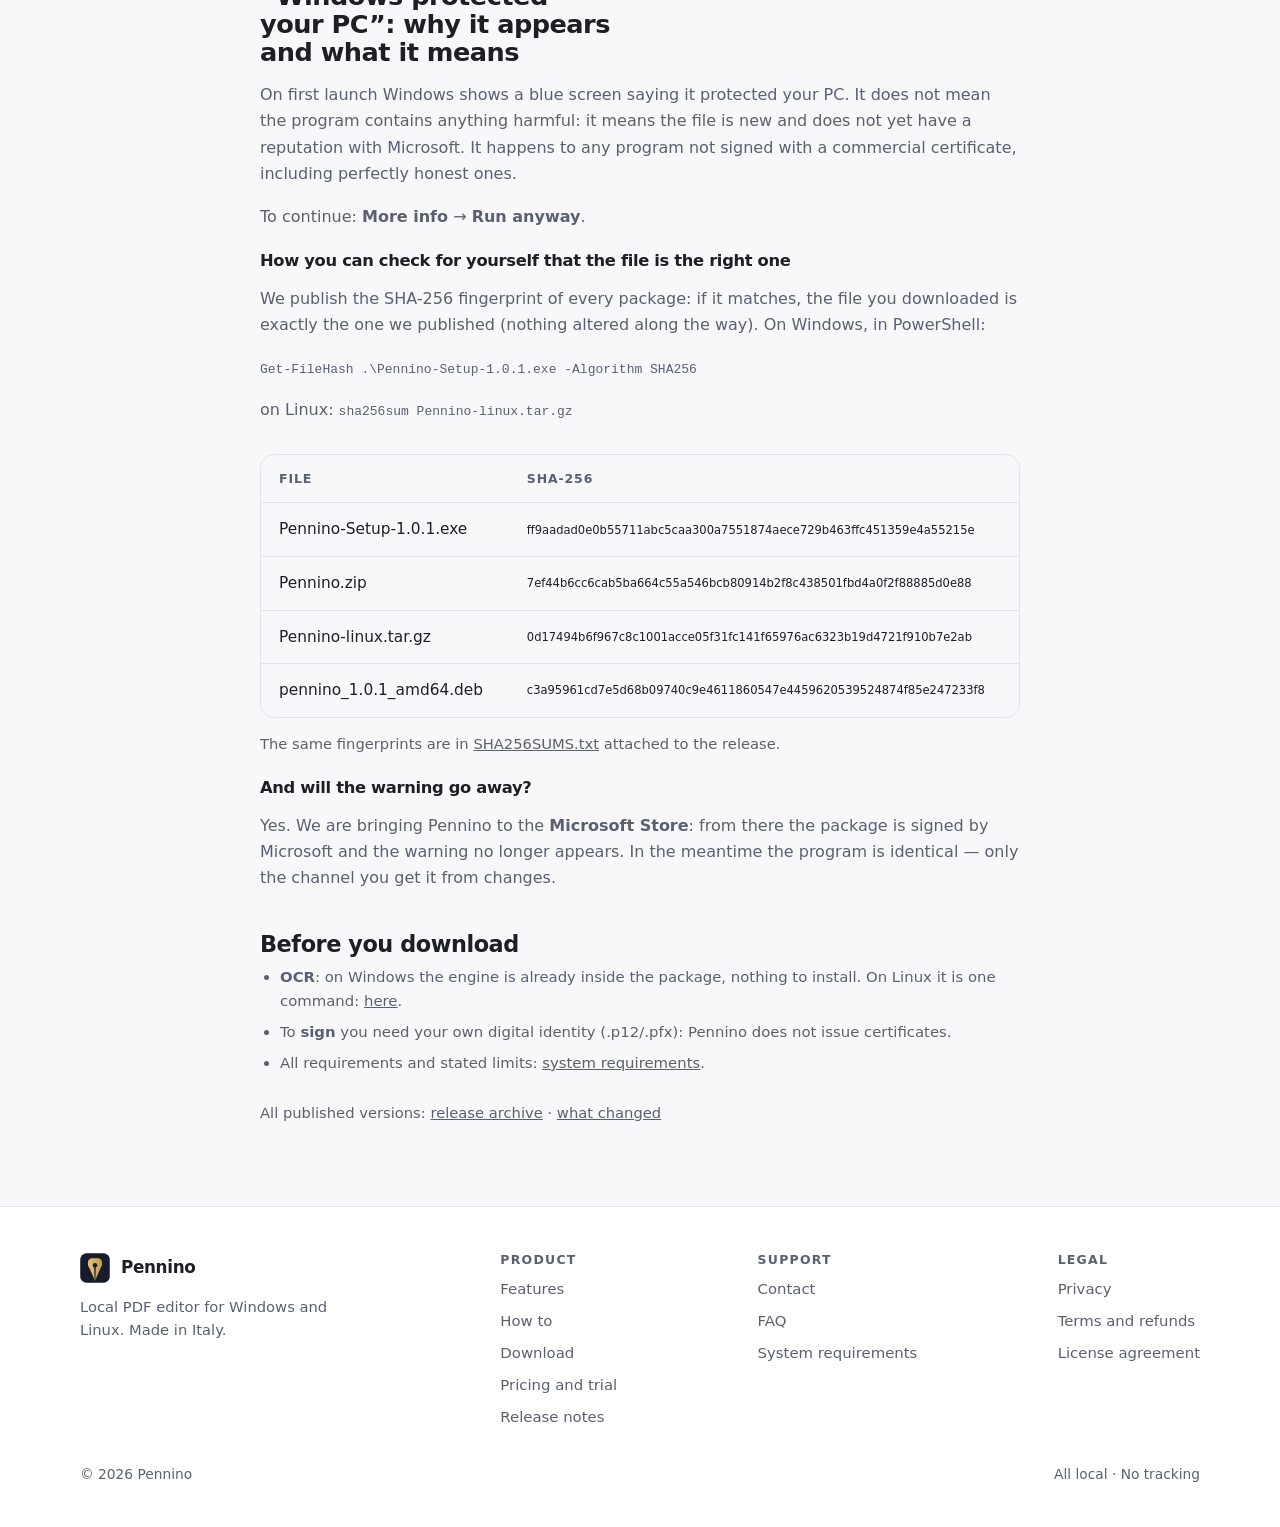
<file: scarica.html>
<!doctype html>
<html lang="it">
<head>
<meta charset="utf-8">
<meta name="viewport" content="width=device-width, initial-scale=1">
<title>Scarica Pennino — Pennino</title>
<meta name="description" content="Scarica Pennino per Windows 10/11 (installer o versione portatile) o per Linux. Prova di 7 giorni con tutte le funzioni, nessun account.">
<link rel="canonical" href="https://alexlenzi00.github.io/pennino-site/scarica.html">
<link rel="icon" href="assets/icon.svg">
<link rel="stylesheet" href="assets/site.css">
<meta property="og:type" content="website">
<meta property="og:site_name" content="Pennino">
<meta property="og:locale" content="it_IT">
<meta property="og:title" content="Scarica Pennino — Pennino">
<meta property="og:description" content="Scarica Pennino per Windows 10/11 (installer o versione portatile) o per Linux. Prova di 7 giorni con tutte le funzioni, nessun account.">
<meta property="og:url" content="https://alexlenzi00.github.io/pennino-site/scarica.html">
<meta property="og:image" content="https://alexlenzi00.github.io/pennino-site/assets/img/vista-editor.png">
</head>
<body data-en-title="Download — Pennino">

<header class="nav">
  <div class="nav-in">
    <a class="brand" href="index.html"><img src="assets/icon.svg" alt=""> Pennino</a>
    <nav class="nav-links">
      <a href="index.html" data-en="Home">Home</a>
      <a href="funzioni.html" data-en="Features">Funzioni</a>
      <a href="come-si-fa.html" data-en="How to">Come si fa</a>
      <a href="scarica.html" aria-current="page" data-en="Download">Scarica</a>
      <a href="prezzi.html" data-en="Pricing">Prezzo</a>
      <a href="note-di-rilascio.html" data-en="What’s new">Novità</a>
    </nav>
    <div class="nav-right">
      <a class="btn btn-primary btn-sm cta-nav" href="prezzi.html" data-en="Buy">Acquista</a>
      <button class="icon-btn lang-btn" data-lang-toggle type="button">EN</button>
      <button class="icon-btn" data-theme-toggle type="button" aria-label="Cambia tema" title="Cambia tema">◐</button>
      <button class="icon-btn nav-toggle" data-nav-toggle type="button" aria-label="Menu">☰</button>
    </div>
  </div>
</header>

<main>
  <section class="section" style="padding-top:56px">
    <div class="wrap">
      <p class="eyebrow" data-en="Download">Scarica</p>
      <h1 class="sec-title" style="font-size:clamp(2rem,5vw,3rem)" data-en="Choose your system.">Scegli il tuo sistema.</h1>
      <p class="sec-sub" data-en="Version 1.0.1. The trial lasts 7 days with every feature: exports carry a watermark until you activate the licence. No account, no sign-up: you download it and use it.">Versione 1.0.1. La prova dura 7 giorni con tutte le funzioni: gli
         export riportano una filigrana finch&eacute; non attivi la licenza. Nessun account,
         nessuna registrazione: si scarica e si usa.</p>

      <div class="dl-grid">
        <div class="dl-card">
          <div class="dl-os">
            <svg viewBox="0 0 24 24" width="26" height="26" aria-hidden="true"><path fill="currentColor" d="M3 5.6 10.2 4.6v6.7H3V5.6zm0 12.8 7.2 1v-6.6H3v5.6zM11.4 4.4 21 3v8.3h-9.6V4.4zm0 15.2L21 21v-8.2h-9.6v6.8z"/></svg>
            <div><h3 data-en="Windows 10 and 11">Windows 10 e 11</h3>
              <p class="price-note" data-en="64-bit · from the Microsoft Store, or the installer">64 bit &middot; dal Microsoft Store, oppure l'installer</p></div>
          </div>
          <a class="btn btn-primary" href="https://apps.microsoft.com/detail/9N1CSB0S90JC" data-en="Get it from the Microsoft Store">Scarica dal Microsoft Store</a>
          <ol class="dl-steps">
            <li data-en="Installation and updates are handled by the Store: no warnings, nothing to keep an eye on.">Installazione e aggiornamenti li gestisce lo Store: nessun avviso,
                niente da tenere d'occhio.</li>
            <li data-en="The package is signed by Microsoft, so Windows does not show the SmartScreen warning.">Il pacchetto &egrave; firmato da Microsoft, quindi Windows non mostra
                l'avviso SmartScreen.</li>
            <li data-en="The licence is the same one: you buy it here on the site and activate it inside the app.">La licenza &egrave; la stessa: si compra qui sul sito e si attiva
                dentro il programma.</li>
          </ol>
          <p class="price-note" data-en="<b>Prefer not to use the Store?</b> The installer works exactly the same — it adds uninstallation and the <code>.pennino</code> association, and updates then arrive on their own."><b>Preferisci non usare lo Store?</b>
             <a href="https://github.com/alexlenzi00/pennino-site/releases/latest/download/Pennino-Setup-1.0.1.exe">Scarica l'installer</a>:
             fa esattamente lo stesso, aggiunge la disinstallazione e
             l'associazione dei progetti <code>.pennino</code>, e poi gli
             aggiornamenti arrivano da soli. Al primo avvio compare
             <a href="#smartscreen">l'avviso di Windows</a>, che dallo Store non c'&egrave;.</p>
          <p class="price-note" data-en="Or the portable ZIP version: extract it and run <code>Pennino.exe</code>, installing nothing.">Oppure la
             <a href="https://github.com/alexlenzi00/pennino-site/releases/latest/download/Pennino.zip">versione portatile in ZIP</a>:
             estrai e avvia <code>Pennino.exe</code>, senza installare nulla.</p>
        </div>

        <div class="dl-card">
          <div class="dl-os">
            <svg viewBox="0 0 24 24" width="26" height="26" aria-hidden="true"><path fill="currentColor" d="M12 2c2 0 3.2 1.6 3.2 3.6 0 1.3-.4 2-.4 3 0 1.2 1.3 2.2 2.3 4.2.9 1.8 1.2 3 2 4 .7.9.3 2-1 2.2-1.2.2-2-.5-2.6-.2-.7.4-1.7 1.2-3.5 1.2s-2.8-.8-3.5-1.2c-.6-.3-1.4.4-2.6.2-1.3-.2-1.7-1.3-1-2.2.8-1 1.1-2.2 2-4C8.9 10.8 10.2 9.8 10.2 8.6c0-1-.4-1.7-.4-3C9.8 3.6 10 2 12 2z"/></svg>
            <div><h3 data-en="Linux">Linux</h3>
              <p class="price-note" data-en="x86-64 · one command, no sudo">x86-64 &middot; un comando, senza sudo</p></div>
          </div>
          <p data-en="Copy this line into a terminal and you are done: it downloads the latest version, checks its SHA-256 fingerprint and installs it for your user (menu entry, icon, <code>pennino</code> command).">Incolla questa riga nel terminale e hai finito: scarica l'ultima versione,
             ne verifica l'impronta SHA-256 e la installa per il tuo utente
             (voce di menu, icona, comando <code>pennino</code>).</p>
          <p><code style="display:block;padding:12px;overflow-x:auto;user-select:all">curl -fsSL https://alexlenzi00.github.io/pennino-site/install.sh | bash</code></p>
          <p class="price-note" data-en="No sudo: everything goes under <code>~/.local</code>. To remove it: <code>~/.local/opt/pennino/uninstall.sh</code>. Prefer to read it first? <a href=&quot;install.sh&quot;>Here is the script</a> — it is short and commented.">Niente sudo: va tutto sotto <code>~/.local</code>. Per toglierlo:
             <code>~/.local/opt/pennino/uninstall.sh</code>. Preferisci leggerlo prima?
             <a href="install.sh">Ecco lo script</a>, &egrave; corto e commentato.</p>
          <p class="price-note" data-en="On a bare system some Qt system libraries may be missing: the script says which, and on Debian/Ubuntu it offers to install the <code>.deb</code> instead, which pulls them in by itself. To go straight there: <code>curl -fsSL https://alexlenzi00.github.io/pennino-site/install.sh | bash -s -- --deb</code>">Su un sistema spoglio possono mancare alcune librerie di sistema di Qt:
             lo script te lo dice, e su Debian/Ubuntu ti propone di installare il
             <code>.deb</code>, che se le tira dietro da solo. Per andarci diritto:<br>
             <code style="display:block;padding:10px;margin-top:6px;overflow-x:auto;user-select:all">curl -fsSL https://alexlenzi00.github.io/pennino-site/install.sh | bash -s -- --deb</code></p>
          <p class="price-note" data-en="<b>Prefer your package manager?</b> The <code>.deb</code> for Debian/Ubuntu: <code>sudo apt install ./pennino_1.0.1_amd64.deb</code> — apt pulls in the required system libraries, and <code>sudo apt remove pennino</code> takes it away."><b>Preferisci il gestore di pacchetti?</b>
             <a href="https://github.com/alexlenzi00/pennino-site/releases/latest/download/pennino_1.0.1_amd64.deb">Il <code>.deb</code> per Debian/Ubuntu</a>:
             <code>sudo apt install ./pennino_1.0.1_amd64.deb</code> &mdash; apt
             tira dentro le librerie di sistema che servono, e
             <code>sudo apt remove pennino</code> lo toglie.</p>
          <p class="price-note" data-en="Or the plain <code>.tar.gz</code> archive, to extract and run by hand.">Oppure l'
             <a href="https://github.com/alexlenzi00/pennino-site/releases/latest/download/Pennino-linux.tar.gz">archivio <code>.tar.gz</code></a>,
             da estrarre e avviare a mano.</p>
          <p class="price-note" data-en="Tested on Ubuntu 22.04 and derivatives (glibc 2.31+), including WSL. On Linux the update is downloaded and the program tells you where to find it: replacing it is manual.">Provato su Ubuntu 22.04 e derivate (glibc 2.31+),
             WSL compresa. Su Linux l'aggiornamento viene scaricato e il programma
             ti dice dove trovarlo: la sostituzione &egrave; manuale.</p>
        </div>
      </div>

      <div class="note" style="margin-top:30px">
        <b>Preferisci comprare subito?</b> La licenza si attiva nel programma gi&agrave;
        scaricato, senza reinstallare nulla &mdash; <a href="prezzi.html">vedi il prezzo</a>.
      </div>
    </div>
  </section>

  <section class="section" id="smartscreen">
    <div class="wrap legalpage">
      <p class="sec-label" data-en="The first launch">Il primo avvio</p>
      <h2 class="sec-title" style="font-size:1.6rem" data-en="“Windows protected your PC”: why it appears and what it means">&laquo;PC protetto da SmartScreen&raquo;:
         perch&eacute; compare e cosa significa</h2>
      <p data-en="On first launch Windows shows a blue screen saying it protected your PC. It does not mean the program contains anything harmful: it means the file is new and does not yet have a reputation with Microsoft. It happens to any program not signed with a commercial certificate, including perfectly honest ones.">Al primo avvio Windows mostra una schermata blu con scritto che ha protetto il tuo
         PC. <b>Non vuol dire che il programma contenga qualcosa di male</b>: vuol dire che il
         file &egrave; nuovo e non ha ancora una <i>reputazione</i> presso Microsoft. Succede a
         qualsiasi programma non firmato con un certificato commerciale, anche a quelli
         perfettamente onesti.</p>
      <p data-en="To continue: <b>More info</b> → <b>Run anyway</b>.">Per procedere: <b>Ulteriori informazioni</b> &rarr; <b>Esegui comunque</b>.</p>

      <h3 data-en="How you can check for yourself that the file is the right one">Come puoi verificare tu stesso che il file &egrave; quello giusto</h3>
      <p data-en="We publish the SHA-256 fingerprint of every package: if it matches, the file you downloaded is exactly the one we published (nothing altered along the way). On Windows, in PowerShell:">Pubblichiamo l'impronta SHA-256 di ogni pacchetto: se coincide, il file che hai
         scaricato &egrave; esattamente quello che abbiamo pubblicato noi (nessuna modifica
         per strada). Su Windows, in PowerShell:</p>
      <p><code>Get-FileHash .\Pennino-Setup-1.0.1.exe -Algorithm SHA256</code></p>
      <p data-en="on Linux: <code>sha256sum Pennino-linux.tar.gz</code>">su Linux: <code>sha256sum Pennino-linux.tar.gz</code></p>
      <div class="table-scroll">
        <table>
          <thead><tr><th data-en="File">File</th><th>SHA-256</th></tr></thead>
          <tbody>
            <tr><td>Pennino-Setup-1.0.1.exe</td><td class="num" style="font-size:.72rem">ff9aadad0e0b55711abc5caa300a7551874aece729b463ffc451359e4a55215e</td></tr>
            <tr><td>Pennino.zip</td><td class="num" style="font-size:.72rem">7ef44b6cc6cab5ba664c55a546bcb80914b2f8c438501fbd4a0f2f88885d0e88</td></tr>
            <tr><td>Pennino-linux.tar.gz</td><td class="num" style="font-size:.72rem">0d17494b6f967c8c1001acce05f31fc141f65976ac6323b19d4721f910b7e2ab</td></tr>
            <tr><td>pennino_1.0.1_amd64.deb</td><td class="num" style="font-size:.72rem">c3a95961cd7e5d68b09740c9e4611860547e4459620539524874f85e247233f8</td></tr>
          </tbody>
        </table>
      </div>
      <p class="price-note" data-en="The same fingerprints are in <a href=&quot;https://github.com/alexlenzi00/pennino-site/releases/latest/download/SHA256SUMS.txt&quot;>SHA256SUMS.txt</a> attached to the release.">Le stesse impronte sono in
         <a href="https://github.com/alexlenzi00/pennino-site/releases/latest/download/SHA256SUMS.txt">SHA256SUMS.txt</a> allegato alla release.</p>

      <h3 data-en="And will the warning go away?">E l'avviso sparir&agrave;?</h3>
      <p data-en="Yes. We are bringing Pennino to the <b>Microsoft Store</b>: from there the package is signed by Microsoft and the warning no longer appears. In the meantime the program is identical — only the channel you get it from changes.">S&igrave;. Stiamo portando Pennino sul <b>Microsoft Store</b>: da l&igrave; il
         pacchetto viene firmato da Microsoft e l'avviso non compare pi&ugrave;. Nel frattempo
         il programma &egrave; identico &mdash; cambia solo il canale da cui lo prendi.</p>

      <h2 class="sec-title" style="font-size:1.4rem; margin-top:40px" data-en="Before you download">Prima di scaricare</h2>
      <ul class="dl-steps" style="max-width:760px">
        <li data-en="<b>OCR</b>: on Windows the engine is already inside the package, nothing to install. On Linux it is one command: <a href=&quot;requisiti.html#ocr&quot;>here</a>."><b>OCR</b>: su Windows il motore &egrave; gi&agrave; nel pacchetto, non devi
            installare niente. Su Linux basta un comando:
            <a href="requisiti.html#ocr">come si fa</a>.</li>
        <li data-en="To <b>sign</b> you need your own digital identity (.p12/.pfx): Pennino does not issue certificates.">Per <b>firmare</b> serve la tua identit&agrave; digitale (.p12/.pfx): Pennino
            non emette certificati.</li>
        <li data-en="All requirements and stated limits: <a href=&quot;requisiti.html&quot;>system requirements</a>.">Tutti i requisiti e i <b>limiti dichiarati</b>:
            <a href="requisiti.html">requisiti di sistema</a>.</li>
      </ul>
      <p class="price-note" style="margin-top:26px" data-en="All published versions: <a href=&quot;https://github.com/alexlenzi00/pennino-site/releases&quot;>release archive</a> · <a href=&quot;note-di-rilascio.html&quot;>what changed</a>">Tutte le versioni pubblicate:
        <a href="https://github.com/alexlenzi00/pennino-site/releases">archivio dei rilasci</a>
        &middot; <a href="note-di-rilascio.html">che cosa cambia</a></p>
    </div>
  </section>
</main>

<footer class="site">
  <div class="wrap">
    <div class="cols">
      <div class="col" style="max-width:280px">
        <a class="brand" href="index.html"><img src="assets/icon.svg" alt=""> Pennino</a>
        <p class="price-note" style="margin-top:12px"><span data-en="Local PDF editor for Windows and Linux. Made in Italy.">Editor PDF locale per Windows e Linux. Fatto in Italia.</span></p>
      </div>
      <div class="col"><h4 data-en="Product">Prodotto</h4><nav>
        <a href="funzioni.html" data-en="Features">Funzioni</a><a href="come-si-fa.html" data-en="How to">Come si fa</a><a href="scarica.html" data-en="Download">Scarica</a><a href="prezzi.html" data-en="Pricing and trial">Prezzo e prova</a>
        <a href="note-di-rilascio.html" data-en="Release notes">Note di rilascio</a></nav></div>
      <div class="col"><h4 data-en="Support">Assistenza</h4><nav>
        <a href="mailto:lenzialex00@gmail.com" data-en="Contact">Contatti</a>
        <a href="prezzi.html#faq" data-en="FAQ">Domande frequenti</a>
        <a href="requisiti.html" data-en="System requirements">Requisiti di sistema</a></nav></div>
      <div class="col"><h4 data-en="Legal">Legale</h4><nav>
        <a href="privacy.html" data-en="Privacy">Privacy</a>
        <a href="termini.html" data-en="Terms and refunds">Termini e recesso</a>
        <a href="termini.html#licenza" data-en="License agreement">Licenza d'uso</a></nav></div>
    </div>
    <div class="legal"><span>© 2026 Pennino</span><span data-en="All local · No tracking">Tutto locale · Nessun tracciamento</span></div>
  </div>
</footer>
<script src="assets/site.js"></script>
</body>
</html>
</file>
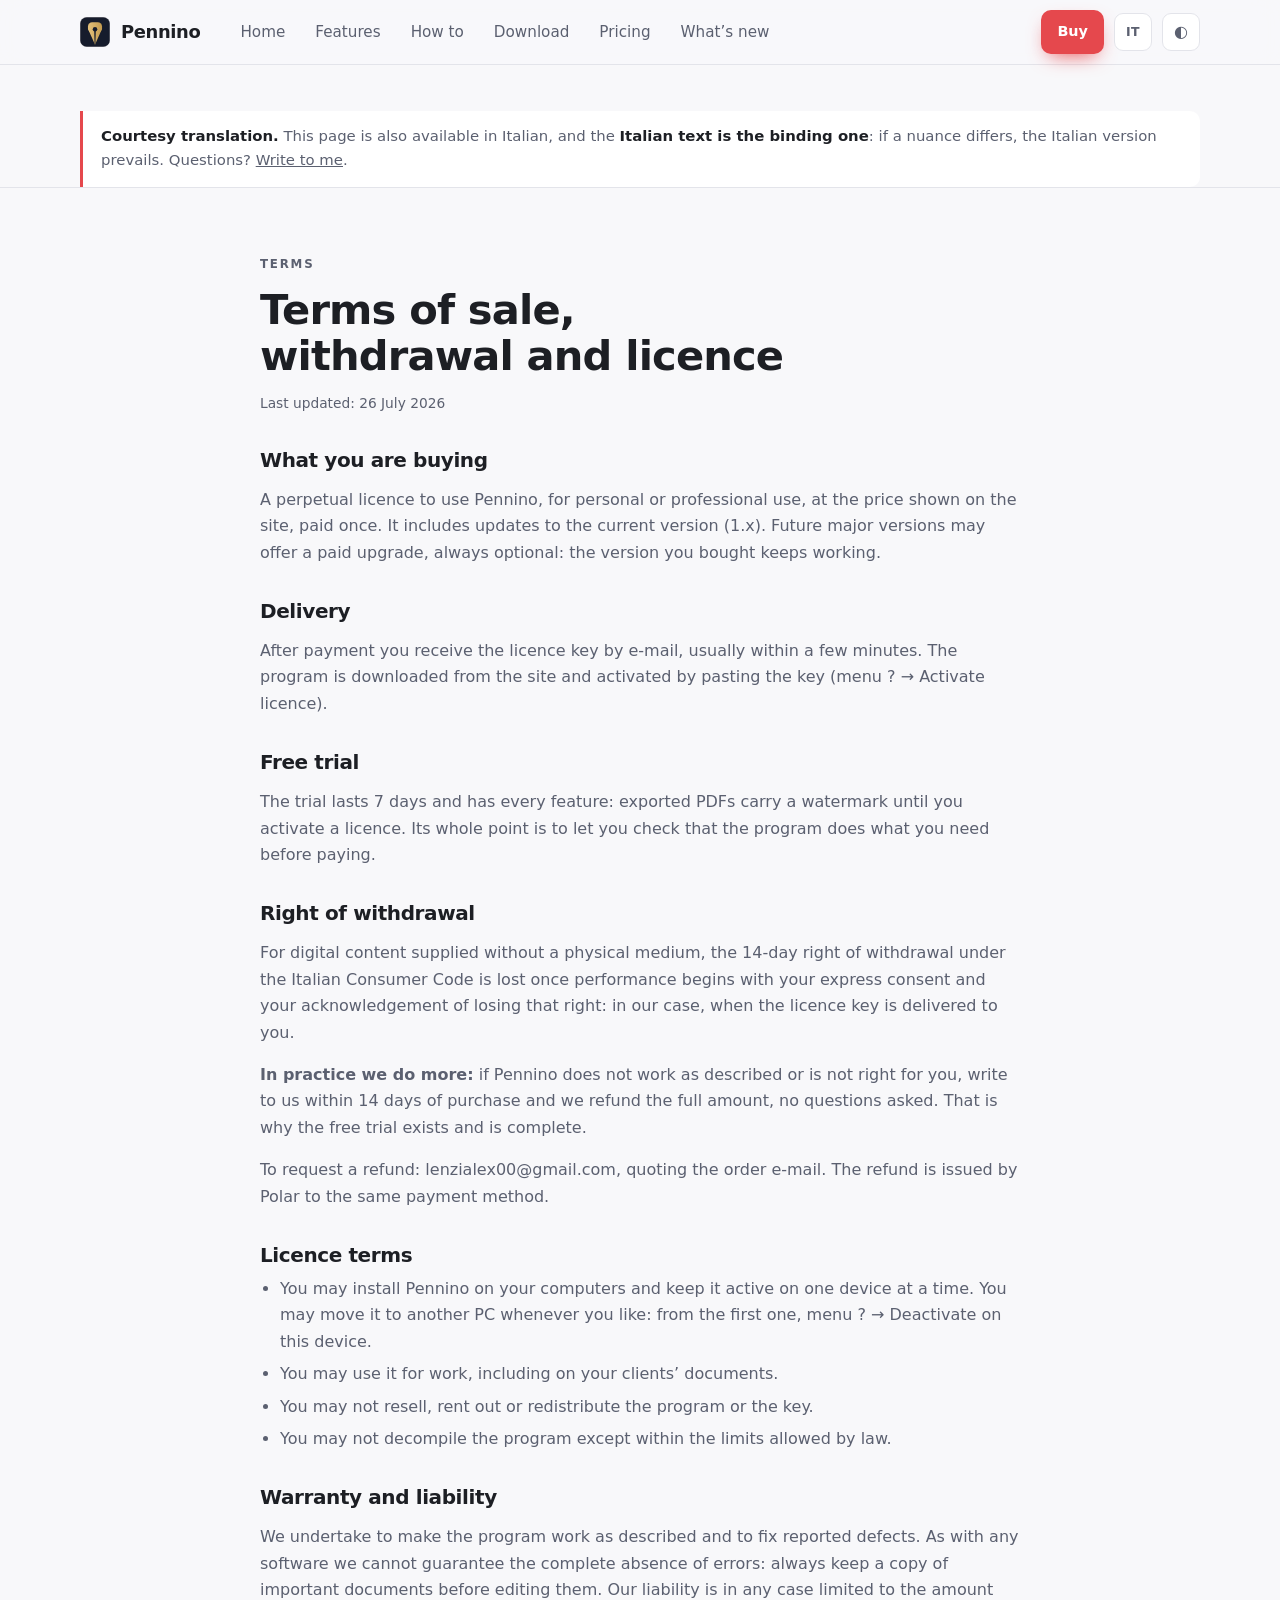
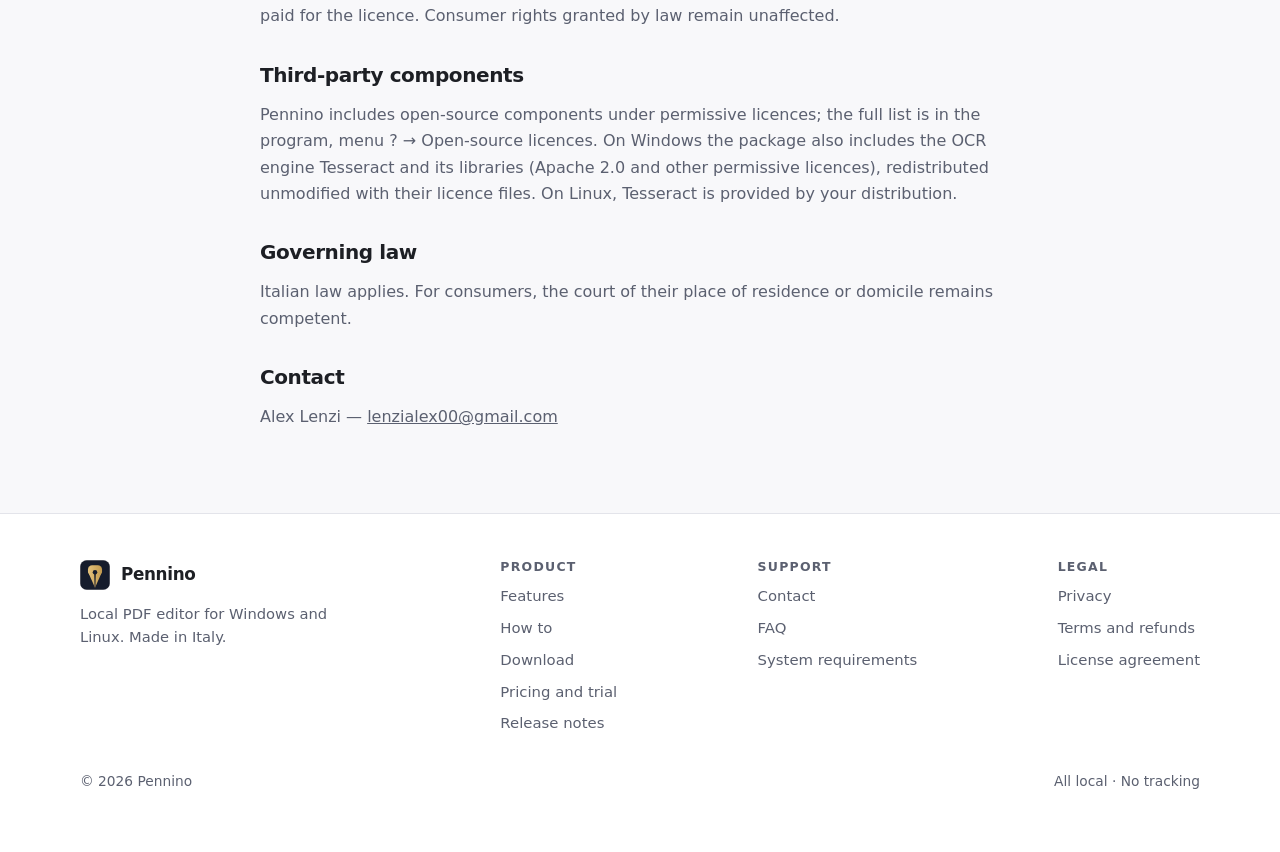
<file: termini.html>
<!doctype html>
<html lang="it">
<head>
<meta charset="utf-8">
<meta name="viewport" content="width=device-width, initial-scale=1">
<title>Termini e recesso — Pennino</title>
<meta name="description" content="Termini di vendita di Pennino: consegna, prova gratuita, rimborso entro 14 giorni e licenza d'uso.">
<link rel="canonical" href="https://alexlenzi00.github.io/pennino-site/termini.html">
<link rel="icon" href="assets/icon.svg">
<link rel="stylesheet" href="assets/site.css">
<meta property="og:type" content="website">
<meta property="og:site_name" content="Pennino">
<meta property="og:locale" content="it_IT">
<meta property="og:title" content="Termini e recesso — Pennino">
<meta property="og:description" content="Termini di vendita di Pennino: consegna, prova gratuita, rimborso entro 14 giorni e licenza d'uso.">
<meta property="og:url" content="https://alexlenzi00.github.io/pennino-site/termini.html">
</head>
<body data-en-title="Terms — Pennino">

<header class="nav">
  <div class="nav-in">
    <a class="brand" href="index.html"><img src="assets/icon.svg" alt=""> Pennino</a>
    <nav class="nav-links">
      <a href="index.html" data-en="Home">Home</a>
      <a href="funzioni.html" data-en="Features">Funzioni</a>
      <a href="come-si-fa.html" data-en="How to">Come si fa</a>
      <a href="scarica.html" data-en="Download">Scarica</a>
      <a href="prezzi.html" data-en="Pricing">Prezzo</a>
      <a href="note-di-rilascio.html" data-en="What’s new">Novità</a>
    </nav>
    <div class="nav-right">
      <a class="btn btn-primary btn-sm cta-nav" href="prezzi.html" data-en="Buy">Acquista</a>
      <button class="icon-btn lang-btn" data-lang-toggle type="button">EN</button>
      <button class="icon-btn" data-theme-toggle type="button" aria-label="Cambia tema" title="Cambia tema">◐</button>
      <button class="icon-btn nav-toggle" data-nav-toggle type="button" aria-label="Menu">☰</button>
    </div>
  </div>
</header>

<main>
  <section class="section" style="padding-top:24px;padding-bottom:0" data-untranslated><div class="wrap"><div class="note"><b>Courtesy translation.</b> This page is also available in Italian, and the <b>Italian text is the binding one</b>: if a nuance differs, the Italian version prevails. Questions? <a href="mailto:lenzialex00@gmail.com">Write to me</a>.</div></div></section>
  <section class="section" style="padding-top:56px">
    <div class="wrap legalpage">
      <p class="eyebrow" data-en="Terms">Termini</p>
      <h1 class="sec-title" style="font-size:clamp(1.8rem,4.5vw,2.6rem)" data-en="Terms of sale, withdrawal and licence">Termini di vendita, recesso e licenza d'uso</h1>
      <p class="updated" data-en="Last updated: 26 July 2026">Ultimo aggiornamento: 26 luglio 2026</p data-en="Last updated: 26 July 2026">

      <h2 data-en="What you are buying">Che cosa compri</h2>
      <p data-en="A perpetual licence to use Pennino, for personal or professional use, at the price shown on the site, paid once. It includes updates to the current version (1.x). Future major versions may offer a paid upgrade, always optional: the version you bought keeps working.">Una licenza d'uso perpetua di Pennino, per uso personale o professionale, al prezzo
         indicato sul sito, <b>una volta sola</b>. Include gli aggiornamenti della versione
         corrente (1.x). Eventuali versioni maggiori future potranno prevedere un aggiornamento a
         pagamento, sempre facoltativo: la versione che hai comprato continua a funzionare.</p>

      <h2 data-en="Delivery">Consegna</h2>
      <p data-en="After payment you receive the licence key by e-mail, usually within a few minutes. The program is downloaded from the site and activated by pasting the key (menu ? → Activate licence).">Dopo il pagamento ricevi via email la chiave di licenza, di solito entro pochi minuti.
         Il programma si scarica dal sito e si attiva incollando la chiave
         (menu <b>?</b> &rarr; <i>Attiva licenza</i>).</p>

      <h2 data-en="Free trial">Prova gratuita</h2>
      <p data-en="The trial lasts 7 days and has every feature: exported PDFs carry a watermark until you activate a licence. Its whole point is to let you check that the program does what you need before paying.">La prova dura 7 giorni e ha <b>tutte</b> le funzioni: i PDF esportati riportano una
         filigrana finch&eacute; non attivi una licenza. Serve proprio a verificare che il
         programma faccia quello che ti serve <b>prima</b> di pagare.</p>

      <h2 id="recesso" data-en="Right of withdrawal">Diritto di recesso</h2>
      <p data-en="For digital content supplied without a physical medium, the 14-day right of withdrawal under the Italian Consumer Code is lost once performance begins with your express consent and your acknowledgement of losing that right: in our case, when the licence key is delivered to you.">Per i contenuti digitali forniti senza supporto materiale, il diritto di recesso di 14
         giorni previsto dal Codice del Consumo si perde quando l'esecuzione inizia con il tuo
         consenso espresso e con la presa d'atto della perdita del diritto: nel nostro caso,
         quando la chiave di licenza ti viene consegnata.</p>
      <p data-en="<b>In practice we do more:</b> if Pennino does not work as described or is not right for you, write to us within 14 days of purchase and we refund the full amount, no questions asked. That is why the free trial exists and is complete."><b>In pratica facciamo di pi&ugrave;:</b> se Pennino non funziona come descritto o non
         fa al caso tuo, scrivici entro <b>14 giorni</b> dall'acquisto e ti rimborsiamo l'intero
         importo, senza fare domande. &Egrave; il motivo per cui la prova gratuita esiste ed
         &egrave; completa.</p>
      <p data-en="To request a refund: lenzialex00@gmail.com, quoting the order e-mail. The refund is issued by Polar to the same payment method.">Per chiedere il rimborso:
         <a href="mailto:lenzialex00@gmail.com">lenzialex00@gmail.com</a>, indicando l'email
         dell'ordine. Il rimborso viene effettuato da Polar sullo stesso metodo di pagamento.</p>

      <h2 id="licenza" data-en="Licence terms">Licenza d'uso</h2>
      <ul>
        <li data-en="You may install Pennino on your computers and keep it active on one device at a time. You may move it to another PC whenever you like: from the first one, menu ? → Deactivate on this device.">Puoi installare Pennino sui tuoi computer e <b>tenerlo attivo su un dispositivo
            alla volta</b>. Puoi spostarlo su un altro PC quando vuoi: dal primo, menu <b>?</b>
            &rarr; <i>Disattiva su questo dispositivo</i>.</li>
        <li data-en="You may use it for work, including on your clients’ documents.">Puoi usarlo per lavoro, anche sui documenti dei tuoi clienti.</li>
        <li data-en="You may not resell, rent out or redistribute the program or the key.">Non puoi rivendere, noleggiare o ridistribuire il programma o la chiave.</li>
        <li data-en="You may not decompile the program except within the limits allowed by law.">Non puoi decompilare il programma se non nei limiti consentiti dalla legge.</li>
      </ul>

      <h2 data-en="Warranty and liability">Garanzia e responsabilit&agrave;</h2>
      <p data-en="We undertake to make the program work as described and to fix reported defects. As with any software we cannot guarantee the complete absence of errors: always keep a copy of important documents before editing them. Our liability is in any case limited to the amount paid for the licence. Consumer rights granted by law remain unaffected.">Ci impegniamo a far funzionare il programma come descritto e a correggere i difetti
         segnalati. Come per ogni software non possiamo garantire l'assenza assoluta di errori:
         <b>tieni sempre una copia dei documenti importanti</b> prima di modificarli. La nostra
         responsabilit&agrave; &egrave; comunque limitata all'importo pagato per la licenza.
         Restano fermi i diritti che la legge riconosce al consumatore.</p>

      <h2 data-en="Third-party components">Componenti di terze parti</h2>
      <p data-en="Pennino includes open-source components under permissive licences; the full list is in the program, menu ? → Open-source licences. On Windows the package also includes the OCR engine Tesseract and its libraries (Apache 2.0 and other permissive licences), redistributed unmodified with their licence files. On Linux, Tesseract is provided by your distribution.">Pennino include componenti open source con licenze permissive; l'elenco completo
         &egrave; nel programma, menu <b>?</b> &rarr; <i>Licenze open source</i>. Su Windows
         il pacchetto comprende anche il motore OCR <b>Tesseract</b> e le sue librerie
         (licenza Apache 2.0 e altre licenze permissive), ridistribuiti senza modifiche
         insieme ai rispettivi file di licenza. Su Linux, Tesseract lo fornisce la tua
         distribuzione.</p>

      <h2 data-en="Governing law">Legge applicabile</h2>
      <p data-en="Italian law applies. For consumers, the court of their place of residence or domicile remains competent.">Si applica la legge italiana. Per i consumatori resta competente il foro del luogo di
         residenza o domicilio.</p>

      <h2 data-en="Contact">Contatti</h2>
      <p>Alex Lenzi &mdash; <a href="mailto:lenzialex00@gmail.com">lenzialex00@gmail.com</a></p>
    </div>
  </section>
</main>

<footer class="site">
  <div class="wrap">
    <div class="cols">
      <div class="col" style="max-width:280px">
        <a class="brand" href="index.html"><img src="assets/icon.svg" alt=""> Pennino</a>
        <p class="price-note" style="margin-top:12px"><span data-en="Local PDF editor for Windows and Linux. Made in Italy.">Editor PDF locale per Windows e Linux. Fatto in Italia.</span></p>
      </div>
      <div class="col"><h4 data-en="Product">Prodotto</h4><nav>
        <a href="funzioni.html" data-en="Features">Funzioni</a><a href="come-si-fa.html" data-en="How to">Come si fa</a><a href="scarica.html" data-en="Download">Scarica</a><a href="prezzi.html" data-en="Pricing and trial">Prezzo e prova</a>
        <a href="note-di-rilascio.html" data-en="Release notes">Note di rilascio</a></nav></div>
      <div class="col"><h4 data-en="Support">Assistenza</h4><nav>
        <a href="mailto:lenzialex00@gmail.com" data-en="Contact">Contatti</a>
        <a href="prezzi.html#faq" data-en="FAQ">Domande frequenti</a>
        <a href="requisiti.html" data-en="System requirements">Requisiti di sistema</a></nav></div>
      <div class="col"><h4 data-en="Legal">Legale</h4><nav>
        <a href="privacy.html" data-en="Privacy">Privacy</a>
        <a href="termini.html" data-en="Terms and refunds">Termini e recesso</a>
        <a href="termini.html#licenza" data-en="License agreement">Licenza d'uso</a></nav></div>
    </div>
    <div class="legal"><span>© 2026 Pennino</span><span data-en="All local · No tracking">Tutto locale · Nessun tracciamento</span></div>
  </div>
</footer>
<script src="assets/site.js"></script>
</body>
</html>
</file>
<file: assets/site.css>
/* Pennino — stile del sito (condiviso da tutte le pagine).
   Palette derivata dall'icona reale dell'app: fondo scuro #1D1F24,
   banda rossa #E5484D, spunta verde #2EA043. Nessuna dipendenza esterna:
   font di sistema, coerente con "tutto in locale". Due temi. */

:root {
  --paper:   #F8F8FA;
  --paper-2: #FFFFFF;
  --paper-3: #EEEFF3;
  --ink:     #1D1F24;   /* lo scuro dell'icona */
  --ink-soft:#5B6070;
  --accent:  #E5484D;   /* la banda rossa "PDF" */
  --accent-2:#C43136;
  --green:   #2E9E44;
  --line:    #E3E4EA;
  --shadow:  rgba(29,31,36,.09);
  --nav-bg:  rgba(248,248,250,.82);
  --font: "Segoe UI", system-ui, -apple-system, Roboto, "Helvetica Neue", Arial, sans-serif;
  --w: min(1120px, 92vw);
}
@media (prefers-color-scheme: dark) {
  :root {
    --paper:#141519; --paper-2:#1C1E24; --paper-3:#22242B;
    --ink:#F1F2F5; --ink-soft:#A6ABB8; --accent:#F26166; --accent-2:#F5787C;
    --green:#4BC062; --line:#2A2C34; --shadow:rgba(0,0,0,.45);
    --nav-bg:rgba(20,21,25,.82);
  }
}
:root[data-theme="light"] {
  --paper:#F8F8FA; --paper-2:#FFFFFF; --paper-3:#EEEFF3; --ink:#1D1F24;
  --ink-soft:#5B6070; --accent:#E5484D; --accent-2:#C43136; --green:#2E9E44;
  --line:#E3E4EA; --shadow:rgba(29,31,36,.09); --nav-bg:rgba(248,248,250,.82);
}
:root[data-theme="dark"] {
  --paper:#141519; --paper-2:#1C1E24; --paper-3:#22242B; --ink:#F1F2F5;
  --ink-soft:#A6ABB8; --accent:#F26166; --accent-2:#F5787C; --green:#4BC062;
  --line:#2A2C34; --shadow:rgba(0,0,0,.45); --nav-bg:rgba(20,21,25,.82);
}

* { box-sizing: border-box; }
html { -webkit-text-size-adjust: 100%; scroll-behavior: smooth; }
body {
  margin: 0; background: var(--paper); color: var(--ink);
  font-family: var(--font); line-height: 1.6; -webkit-font-smoothing: antialiased;
}
.wrap { width: var(--w); margin-inline: auto; }
a { color: inherit; }
h1,h2,h3,h4 { margin: 0; line-height: 1.1; text-wrap: balance; letter-spacing: -.02em; }
img { max-width: 100%; }
:focus-visible { outline: 2px solid var(--accent); outline-offset: 3px; border-radius: 5px; }
@media (prefers-reduced-motion: reduce){ *{animation:none!important;transition:none!important;scroll-behavior:auto} }

/* ---------- barra sticky ---------- */
.nav {
  position: sticky; top: 0; z-index: 50;
  background: var(--nav-bg); backdrop-filter: saturate(160%) blur(12px);
  border-bottom: 1px solid var(--line);
}
.nav-in { width: var(--w); margin-inline: auto; display: flex; align-items: center;
          gap: 18px; height: 64px; }
.brand { display: flex; align-items: center; gap: 11px; font-weight: 800;
         font-size: 1.12rem; text-decoration: none; color: var(--ink); letter-spacing: -.02em; }
.brand img { width: 30px; height: 30px; display: block; }
.nav-links { display: flex; gap: 6px; margin-left: 10px; }
.nav-links a {
  text-decoration: none; color: var(--ink-soft); font-size: .95rem; font-weight: 500;
  padding: 8px 12px; border-radius: 8px;
}
.nav-links a:hover { color: var(--ink); background: var(--paper-3); }
.nav-links a[aria-current="page"] { color: var(--ink); font-weight: 600; }
.nav-right { margin-left: auto; display: flex; align-items: center; gap: 10px; }
.icon-btn {
  border: 1px solid var(--line); background: var(--paper-2); color: var(--ink-soft);
  width: 38px; height: 38px; border-radius: 9px; cursor: pointer; display: grid;
  place-items: center; font-size: 1rem;
}
.icon-btn:hover { color: var(--ink); }
.nav-toggle { display: none; }

/* ---------- bottoni ---------- */
.btn {
  display: inline-flex; align-items: center; justify-content: center; gap: 9px;
  text-decoration: none; font-weight: 700; border-radius: 10px; padding: 12px 20px;
  font-size: .98rem; border: 1px solid transparent; cursor: pointer;
  transition: transform .12s ease, background .12s ease; white-space: nowrap;
}
.btn:active { transform: translateY(1px); }
.btn-primary { background: var(--accent); color: #fff; box-shadow: 0 8px 20px -8px var(--accent); }
.btn-primary:hover { background: var(--accent-2); }
.btn-ghost { background: transparent; color: var(--ink); border-color: var(--line); }
.btn-ghost:hover { background: var(--paper-3); }
.btn-sm { padding: 9px 15px; font-size: .9rem; }

/* ---------- struttura pagina ---------- */
main { display: block; }
.section { padding: 66px 0; border-top: 1px solid var(--line); }
.section:first-of-type { border-top: none; }
.eyebrow { text-transform: uppercase; letter-spacing: .15em; font-size: .74rem;
           font-weight: 700; color: var(--accent); }
.sec-label { text-transform: uppercase; letter-spacing: .14em; font-size: .74rem;
             font-weight: 700; color: var(--ink-soft); }
.sec-title { font-size: clamp(1.7rem, 3.8vw, 2.4rem); font-weight: 800; margin-top: 12px; max-width: 22ch; }
.sec-sub { color: var(--ink-soft); font-size: 1.05rem; margin-top: 14px; max-width: 58ch; }
.lead { font-size: clamp(1.05rem, 2.2vw, 1.28rem); color: var(--ink-soft); }

/* hero */
.hero { padding: 64px 0 56px; position: relative; }
.hero h1 { font-size: clamp(2.3rem, 6vw, 3.9rem); font-weight: 800; margin-top: 16px; max-width: 15ch; }
.hero .lead { max-width: 48ch; margin-top: 20px; }
.cta-row { display: flex; flex-wrap: wrap; gap: 14px; margin-top: 32px; align-items: center; }
.price-note { font-size: .92rem; color: var(--ink-soft); }
.price-note b { color: var(--ink); }

.trust { display: flex; flex-wrap: wrap; gap: 8px 22px; margin-top: 34px;
         font-size: .93rem; color: var(--ink-soft); }
.trust span { display: inline-flex; align-items: center; gap: 8px; }
.tick { width: 15px; height: 9px; border-left: 2px solid var(--green);
        border-bottom: 2px solid var(--green); transform: rotate(-50deg); flex: none; }

/* card / griglie */
.grid { display: grid; grid-template-columns: repeat(auto-fit, minmax(258px,1fr)); gap: 18px; margin-top: 34px; }
.card { background: var(--paper-2); border: 1px solid var(--line); border-radius: 14px;
        padding: 24px; display: flex; flex-direction: column; gap: 8px; box-shadow: 0 1px 2px var(--shadow); }
.card h3 { font-size: 1.12rem; font-weight: 800; }
.card p { margin: 0; color: var(--ink-soft); font-size: .96rem; }
.ic { width: 40px; height: 40px; border-radius: 11px; display: grid; place-items: center;
      background: color-mix(in srgb, var(--accent) 12%, transparent); margin-bottom: 8px; }
.ic::before {
  content: ""; width: 21px; height: 21px; background: var(--accent);
  -webkit-mask: var(--i) center / contain no-repeat;
          mask: var(--i) center / contain no-repeat;
}
/* set di icone coerenti (SVG a tratto, mascherate col colore accento) */
.ic--sign    { --i: url("data:image/svg+xml,%3Csvg xmlns='http://www.w3.org/2000/svg' viewBox='0 0 24 24' fill='none' stroke='black' stroke-width='2' stroke-linecap='round' stroke-linejoin='round'%3E%3Cpath d='M12 20h9'/%3E%3Cpath d='M16.5 3.5a2.12 2.12 0 0 1 3 3L7 19l-4 1 1-4Z'/%3E%3C/svg%3E"); }
.ic--verify  { --i: url("data:image/svg+xml,%3Csvg xmlns='http://www.w3.org/2000/svg' viewBox='0 0 24 24' fill='none' stroke='black' stroke-width='2' stroke-linecap='round' stroke-linejoin='round'%3E%3Cpath d='M12 22s8-4 8-10V5l-8-3-8 3v7c0 6 8 10 8 10z'/%3E%3Cpath d='M9 12l2 2 4-4'/%3E%3C/svg%3E"); }
.ic--scan    { --i: url("data:image/svg+xml,%3Csvg xmlns='http://www.w3.org/2000/svg' viewBox='0 0 24 24' fill='none' stroke='black' stroke-width='2' stroke-linecap='round' stroke-linejoin='round'%3E%3Cpath d='M3 7V5a2 2 0 0 1 2-2h2'/%3E%3Cpath d='M17 3h2a2 2 0 0 1 2 2v2'/%3E%3Cpath d='M21 17v2a2 2 0 0 1-2 2h-2'/%3E%3Cpath d='M7 21H5a2 2 0 0 1-2-2v-2'/%3E%3Cpath d='M7 12h10'/%3E%3C/svg%3E"); }
.ic--edit    { --i: url("data:image/svg+xml,%3Csvg xmlns='http://www.w3.org/2000/svg' viewBox='0 0 24 24' fill='none' stroke='black' stroke-width='2' stroke-linecap='round' stroke-linejoin='round'%3E%3Cpath d='M11 4H4a2 2 0 0 0-2 2v14a2 2 0 0 0 2 2h14a2 2 0 0 0 2-2v-7'/%3E%3Cpath d='M18.5 2.5a2.12 2.12 0 0 1 3 3L12 15l-4 1 1-4Z'/%3E%3C/svg%3E"); }
.ic--form    { --i: url("data:image/svg+xml,%3Csvg xmlns='http://www.w3.org/2000/svg' viewBox='0 0 24 24' fill='none' stroke='black' stroke-width='2' stroke-linecap='round' stroke-linejoin='round'%3E%3Crect x='4' y='3' width='16' height='18' rx='2'/%3E%3Cpath d='M8 8h8'/%3E%3Cpath d='M8 12h8'/%3E%3Cpath d='M8 16h5'/%3E%3C/svg%3E"); }
.ic--check   { --i: url("data:image/svg+xml,%3Csvg xmlns='http://www.w3.org/2000/svg' viewBox='0 0 24 24' fill='none' stroke='black' stroke-width='2' stroke-linecap='round' stroke-linejoin='round'%3E%3Cpath d='M9 11l3 3L22 4'/%3E%3Cpath d='M21 12v7a2 2 0 0 1-2 2H5a2 2 0 0 1-2-2V5a2 2 0 0 1 2-2h11'/%3E%3C/svg%3E"); }
.ic--layers  { --i: url("data:image/svg+xml,%3Csvg xmlns='http://www.w3.org/2000/svg' viewBox='0 0 24 24' fill='none' stroke='black' stroke-width='2' stroke-linecap='round' stroke-linejoin='round'%3E%3Cpath d='M12 2 2 7l10 5 10-5-10-5z'/%3E%3Cpath d='M2 17l10 5 10-5'/%3E%3Cpath d='M2 12l10 5 10-5'/%3E%3C/svg%3E"); }
.ic--hash    { --i: url("data:image/svg+xml,%3Csvg xmlns='http://www.w3.org/2000/svg' viewBox='0 0 24 24' fill='none' stroke='black' stroke-width='2' stroke-linecap='round' stroke-linejoin='round'%3E%3Cpath d='M4 9h16'/%3E%3Cpath d='M4 15h16'/%3E%3Cpath d='M10 3 8 21'/%3E%3Cpath d='M16 3l-2 18'/%3E%3C/svg%3E"); }
.ic--compare { --i: url("data:image/svg+xml,%3Csvg xmlns='http://www.w3.org/2000/svg' viewBox='0 0 24 24' fill='none' stroke='black' stroke-width='2' stroke-linecap='round' stroke-linejoin='round'%3E%3Ccircle cx='6' cy='18' r='3'/%3E%3Ccircle cx='18' cy='6' r='3'/%3E%3Cpath d='M6 15V9a2 2 0 0 1 2-2h6'/%3E%3Cpath d='M18 9v6a2 2 0 0 1-2 2h-6'/%3E%3C/svg%3E"); }
.ic--image   { --i: url("data:image/svg+xml,%3Csvg xmlns='http://www.w3.org/2000/svg' viewBox='0 0 24 24' fill='none' stroke='black' stroke-width='2' stroke-linecap='round' stroke-linejoin='round'%3E%3Crect x='3' y='3' width='18' height='18' rx='2'/%3E%3Ccircle cx='9' cy='9' r='1.6'/%3E%3Cpath d='M21 15l-5-5L5 21'/%3E%3C/svg%3E"); }
.ic--lock    { --i: url("data:image/svg+xml,%3Csvg xmlns='http://www.w3.org/2000/svg' viewBox='0 0 24 24' fill='none' stroke='black' stroke-width='2' stroke-linecap='round' stroke-linejoin='round'%3E%3Crect x='4' y='11' width='16' height='10' rx='2'/%3E%3Cpath d='M8 11V7a4 4 0 0 1 8 0v4'/%3E%3C/svg%3E"); }
.ic--compress{ --i: url("data:image/svg+xml,%3Csvg xmlns='http://www.w3.org/2000/svg' viewBox='0 0 24 24' fill='none' stroke='black' stroke-width='2' stroke-linecap='round' stroke-linejoin='round'%3E%3Cpath d='M4 14h6v6'/%3E%3Cpath d='M20 10h-6V4'/%3E%3Cpath d='M14 10 21 3'/%3E%3Cpath d='M3 21l7-7'/%3E%3C/svg%3E"); }
.ic--folder  { --i: url("data:image/svg+xml,%3Csvg xmlns='http://www.w3.org/2000/svg' viewBox='0 0 24 24' fill='none' stroke='black' stroke-width='2' stroke-linecap='round' stroke-linejoin='round'%3E%3Cpath d='M4 4h5l2 3h9a1 1 0 0 1 1 1v11a1 1 0 0 1-1 1H4a1 1 0 0 1-1-1V5a1 1 0 0 1 1-1z'/%3E%3C/svg%3E"); }

/* tabella */
.table-scroll { overflow-x: auto; margin-top: 30px; border: 1px solid var(--line); border-radius: 14px; }
table { border-collapse: collapse; width: 100%; min-width: 560px; font-size: .96rem; }
th, td { padding: 14px 18px; text-align: left; border-bottom: 1px solid var(--line); }
thead th { font-size: .78rem; text-transform: uppercase; letter-spacing: .07em; color: var(--ink-soft); font-weight: 700; }
tbody tr:last-child td { border-bottom: none; }
td.num, .tnum { font-variant-numeric: tabular-nums; }
.col-us { background: color-mix(in srgb, var(--accent) 7%, transparent); font-weight: 600; }
th.col-us { color: var(--accent); }
.yes { color: var(--green); font-weight: 700; }
.no  { color: var(--ink-soft); }

/* box acquisto */
.buy { margin-top: 30px; background: var(--paper-2); border: 1px solid var(--line);
       border-radius: 18px; padding: 34px; display: flex; flex-wrap: wrap;
       align-items: center; justify-content: space-between; gap: 26px; box-shadow: 0 2px 8px var(--shadow); }
.buy .big { font-size: 3rem; font-weight: 800; letter-spacing: -.03em; font-variant-numeric: tabular-nums; }
.buy .big span { font-size: 1rem; font-weight: 600; color: var(--ink-soft); letter-spacing: 0; }
.buy ul { margin: 14px 0 0; padding: 0; list-style: none; display: flex; flex-direction: column; gap: 9px; color: var(--ink-soft); font-size: .96rem; }
.buy li { display: flex; gap: 10px; align-items: center; }

/* changelog */
.release { display: grid; grid-template-columns: 160px 1fr; gap: 26px; padding: 30px 0; border-top: 1px solid var(--line); }
.release:first-child { border-top: none; }
.release .ver { position: sticky; top: 84px; align-self: start; }
.release .tag { display: inline-block; font-weight: 800; font-size: 1.1rem; }
.release .date { color: var(--ink-soft); font-size: .9rem; margin-top: 2px; }
.badge { display: inline-block; font-size: .7rem; font-weight: 700; text-transform: uppercase;
         letter-spacing: .06em; padding: 3px 8px; border-radius: 999px; margin-top: 8px;
         background: color-mix(in srgb, var(--accent) 14%, transparent); color: var(--accent); }
.release h3 { font-size: 1.15rem; margin-bottom: 4px; }
.release ul { margin: 6px 0 16px; padding-left: 20px; color: var(--ink-soft); }
.release li { margin: 5px 0; }
.release li b { color: var(--ink); font-weight: 600; }
@media (max-width: 720px){ .release { grid-template-columns: 1fr; gap: 10px; } .release .ver{ position: static; } }

/* faq */
.faq { border-top: 1px solid var(--line); }
.faq details { border-bottom: 1px solid var(--line); padding: 18px 2px; }
.faq summary { cursor: pointer; font-weight: 700; list-style: none; display: flex; justify-content: space-between; gap: 12px; }
.faq summary::-webkit-details-marker { display: none; }
.faq summary::after { content: "+"; color: var(--accent); font-weight: 800; }
.faq details[open] summary::after { content: "–"; }
.faq p { color: var(--ink-soft); margin: 12px 0 0; }

/* footer */
footer.site { padding: 46px 0 60px; border-top: 1px solid var(--line); background: var(--paper-2); }
footer.site .cols { display: flex; flex-wrap: wrap; gap: 30px 60px; justify-content: space-between; }
footer.site .brand { font-size: 1.05rem; }
footer.site nav { display: flex; flex-direction: column; gap: 8px; }
footer.site nav a { color: var(--ink-soft); text-decoration: none; font-size: .93rem; }
footer.site nav a:hover { color: var(--ink); }
footer.site .col h4 { font-size: .78rem; text-transform: uppercase; letter-spacing: .1em; color: var(--ink-soft); margin-bottom: 12px; }
footer.site .legal { margin-top: 34px; color: var(--ink-soft); font-size: .86rem; display: flex; flex-wrap: wrap; justify-content: space-between; gap: 10px; }

/* responsive nav */
@media (max-width: 720px){
  .nav-links { display: none; position: absolute; top: 64px; left: 0; right: 0;
    flex-direction: column; background: var(--paper-2); border-bottom: 1px solid var(--line);
    padding: 10px; gap: 2px; }
  .nav-links.open { display: flex; }
  .nav-links a { padding: 12px; }
  .nav-toggle { display: grid; }
  .nav .cta-nav { display: none; }
}

/* --------------------------------------------------- schermate dell'app
   Immagini vere della finestra di Pennino (generate da
   scripts/make_screenshots.py). Cornice sobria, angoli tondi e ombra:
   la schermata deve sembrare una finestra, non un banner. */
.shot { margin: 0; }
.shot img { width: 100%; height: auto; display: block; border-radius: 12px;
  border: 1px solid var(--line); box-shadow: 0 18px 50px var(--shadow);
  background: var(--paper-3); }
.shot figcaption { color: var(--ink-soft); font-size: .9rem; margin-top: 12px;
  text-align: center; }
.shot--hero { margin-top: 40px; }
.shots { display: grid; grid-template-columns: repeat(auto-fit, minmax(340px, 1fr));
  gap: 34px; margin-top: 26px; }

/* nota onesta (requisiti, limiti): informa senza spaventare */
.note { border-left: 3px solid var(--accent); background: var(--paper-2);
  border-radius: 0 10px 10px 0; padding: 14px 18px; margin-top: 22px;
  color: var(--ink-soft); font-size: .93rem; }
.note b { color: var(--ink); }

/* pagine di testo legale */
.legalpage { max-width: 760px; }
.legalpage h2 { margin: 34px 0 10px; font-size: 1.25rem; }
.legalpage h3 { margin: 22px 0 8px; font-size: 1.02rem; }
.legalpage p, .legalpage li { color: var(--ink-soft); line-height: 1.65; }
.legalpage ul { padding-left: 20px; margin: 8px 0 14px; }
.legalpage li { margin: 6px 0; }
.legalpage .updated { font-size: .86rem; }

/* ------------------------------------------------------ pagina Scarica
   Una scheda per sistema operativo: il pulsante non deve mai far
   indovinare quale file scaricare. */
.dl-grid { display: grid; grid-template-columns: repeat(auto-fit, minmax(320px, 1fr));
  gap: 24px; margin-top: 30px; }
.dl-card { background: var(--paper-2); border: 1px solid var(--line);
  border-radius: 16px; padding: 26px; display: flex; flex-direction: column;
  gap: 16px; box-shadow: 0 10px 30px var(--shadow); }
.dl-os { display: flex; align-items: center; gap: 14px; }
.dl-os svg { color: var(--accent); flex: none; }
.dl-os h3 { font-size: 1.15rem; margin: 0; }
.dl-os p { margin: 2px 0 0; }
.dl-card .btn { justify-content: center; }
.dl-steps { margin: 0; padding-left: 20px; color: var(--ink-soft); font-size: .93rem; }
.dl-steps li { margin: 8px 0; line-height: 1.55; }
.dl-steps code { background: var(--paper-3); border: 1px solid var(--line);
  border-radius: 6px; padding: 2px 6px; font-size: .86em;
  word-break: break-all; }

/* --------------------------------------------------- selettore di lingua */
/* Il pulsante mostra la lingua verso cui si passa (EN quando sei in
   italiano). Il testo lo scrive site.js: qui c'e' solo la forma. */
.lang-btn { font: 600 .78rem/1 var(--font, inherit); letter-spacing: .04em;
  min-width: 34px; padding: 0 8px; }

/* Avviso sulle pagine non ancora tradotte: invisibile in italiano,
   compare solo quando si passa all'inglese. Meglio dirlo che lasciare
   l'utente davanti a una pagina che non cambia. */
[data-untranslated] { display: none; }
html[data-lang="en"] [data-untranslated] { display: block; }
</file>
